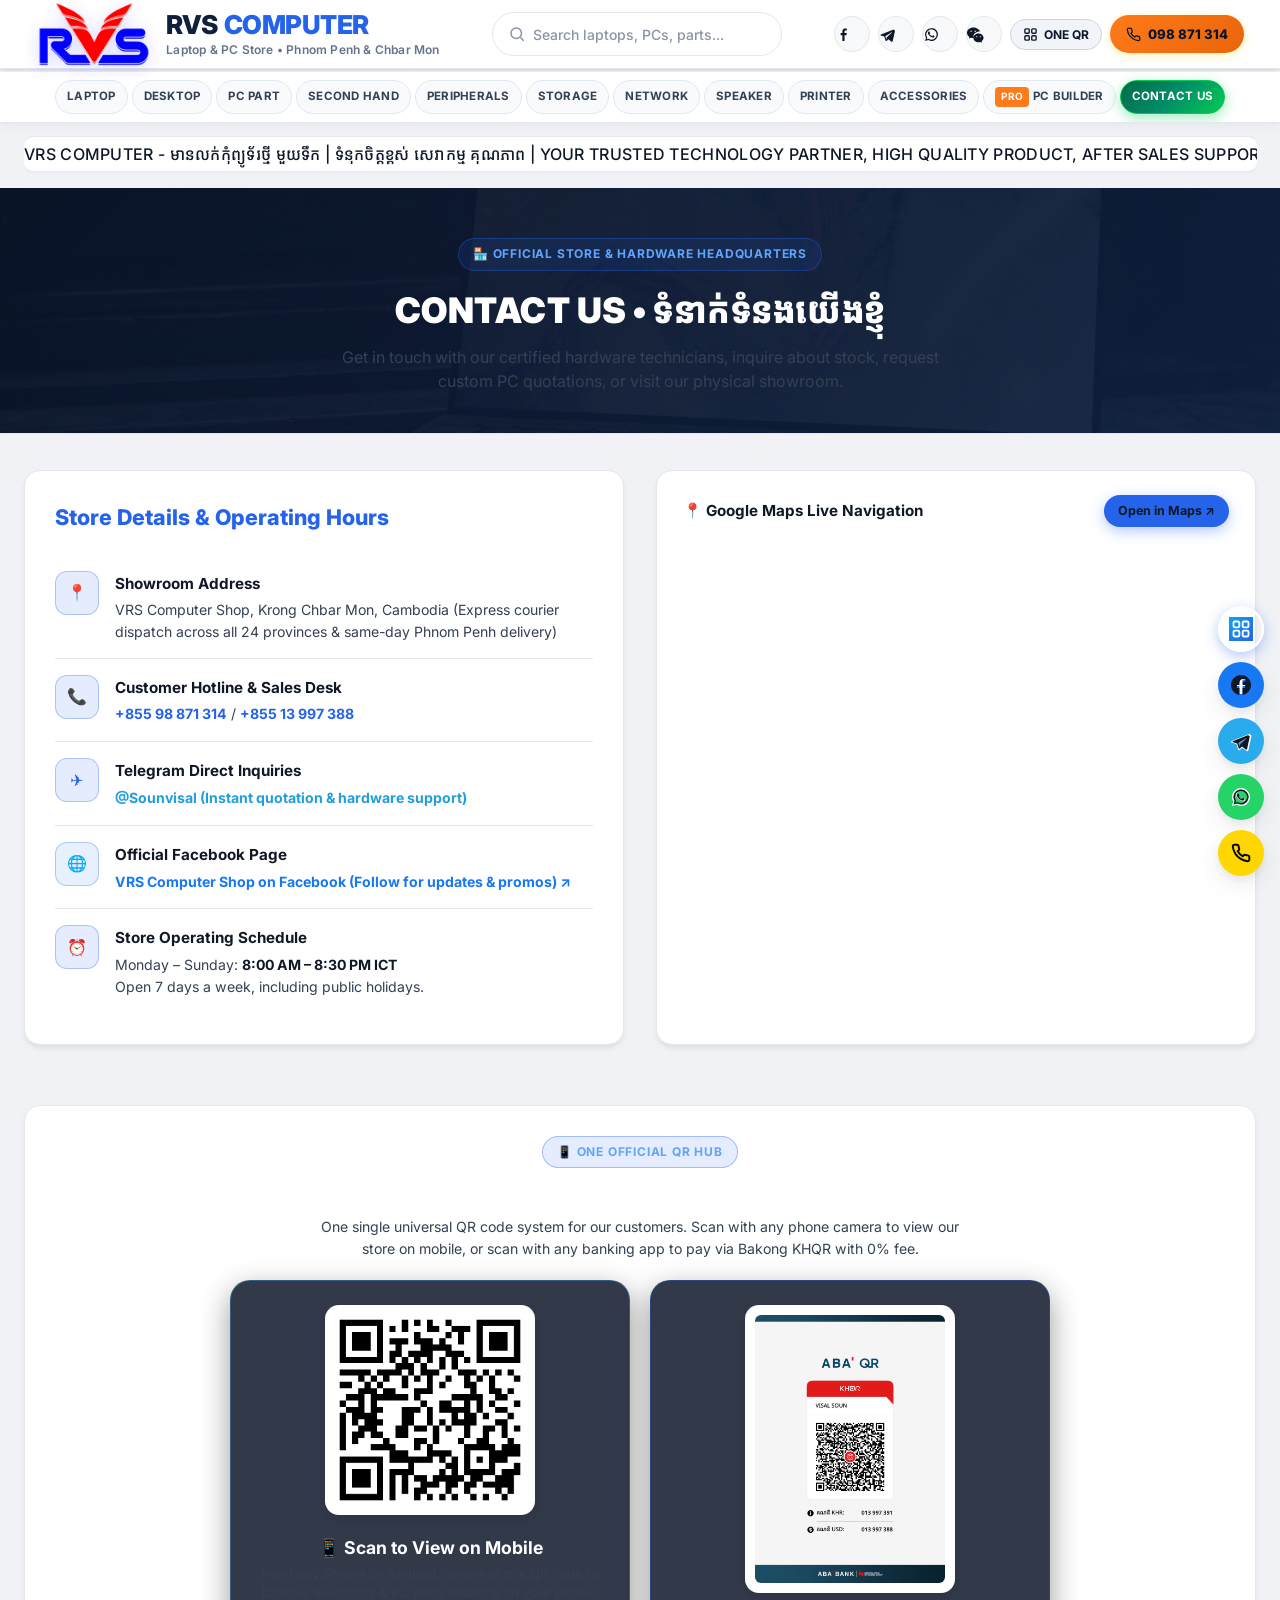
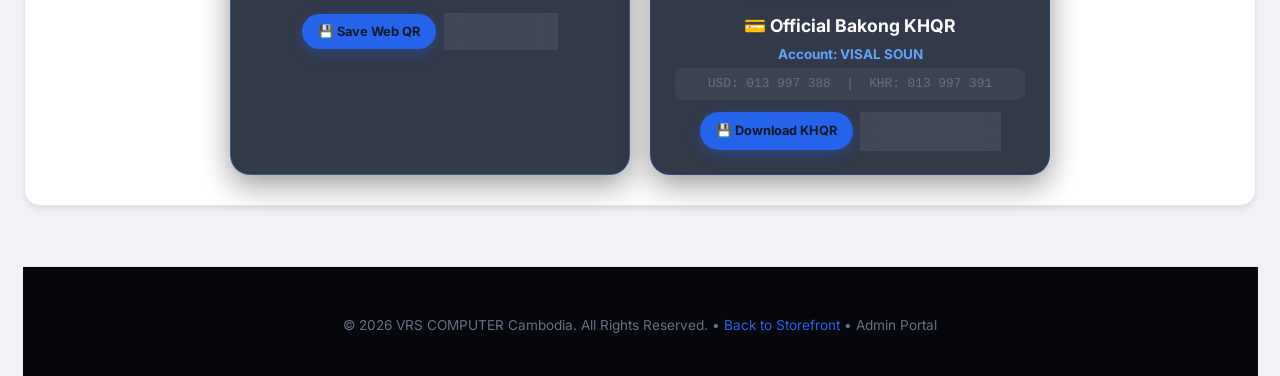
<file: contactus.html>
<!DOCTYPE html>
<html lang="en">
<head>
  <meta charset="UTF-8">
  <meta name="viewport" content="width=1260, user-scalable=yes">
  <title>Contact Us • ទំនាក់ទំនងយើងខ្ញុំ - VRS COMPUTER</title>
  <link rel="icon" type="image/png" sizes="32x32" href="assets/icons/favicon-32x32.png">
  <link rel="icon" type="image/png" sizes="16x16" href="assets/icons/favicon-16x16.png">
  <link rel="shortcut icon" href="favicon.ico" type="image/x-icon">
  <link rel="apple-touch-icon" sizes="180x180" href="assets/icons/apple-touch-icon.png">
  <link rel="preconnect" href="https://fonts.googleapis.com">
  <link rel="preconnect" href="https://fonts.gstatic.com" crossorigin>
  <link href="https://fonts.googleapis.com/css2?family=Inter:wght@400;500;600;700;800;900&family=Kantumruy+Pro:wght@400;500;600;700&display=swap" rel="stylesheet">
  <link rel="stylesheet" href="css/cc-theme.css?v=5.5">
  <link rel="stylesheet" href="css/theme.css?v=5.5">
  <link rel="stylesheet" href="css/style.css?v=5.5">
  <style>
    .contact-hero-banner {
      background: linear-gradient(135deg, rgba(10, 20, 40, 0.95), rgba(15, 31, 61, 0.95)), url('assets/images/hero-creator.jpg') center/cover;
      padding: 50px 0 40px;
      border-bottom: 1px solid var(--border-subtle);
      text-align: center;
    }
    .contact-hero-title {
      font-size: 2.2rem;
      font-weight: 900;
      color: #fff;
      letter-spacing: 0.5px;
      margin-bottom: 8px;
    }
    .contact-hero-sub {
      color: var(--text-secondary);
      font-size: 1rem;
      max-width: 650px;
      margin: 0 auto;
      line-height: 1.5;
    }
    .contact-content-grid {
      display: grid;
      grid-template-columns: 1fr 1fr;
      gap: 32px;
      margin-top: 36px;
      margin-bottom: 60px;
    }
    @media (max-width: 992px) {
      .contact-content-grid {
        grid-template-columns: 1fr;
      }
    }
    .contact-info-card {
      background: var(--bg-card);
      border: 1px solid var(--border-subtle);
      border-radius: var(--border-radius-lg);
      padding: 30px;
      box-shadow: var(--shadow-md);
    }
    .contact-row {
      display: flex;
      align-items: flex-start;
      gap: 16px;
      padding: 16px 0;
      border-bottom: 1px solid var(--border-subtle);
    }
    .contact-row:last-child {
      border-bottom: none;
    }
    .contact-icon-box {
      width: 44px;
      height: 44px;
      border-radius: 12px;
      background: rgba(37, 99, 235, 0.12);
      border: 1px solid rgba(37, 99, 235, 0.3);
      color: var(--accent-blue);
      display: flex;
      align-items: center;
      justify-content: center;
      flex-shrink: 0;
    }
    .payment-qr-section {
      background: var(--bg-card);
      border: 1px solid var(--border-subtle);
      border-radius: var(--border-radius-lg);
      padding: 30px;
      box-shadow: var(--shadow-md);
      margin-bottom: 60px;
    }
    .payment-qr-grid {
      display: grid;
      grid-template-columns: repeat(auto-fit, minmax(200px, 1fr));
      gap: 20px;
      margin-top: 24px;
    }
    .qr-bank-card {
      background: var(--bg-tertiary);
      border: 1px solid var(--border-subtle);
      border-radius: 14px;
      padding: 18px;
      text-align: center;
      transition: transform 0.2s ease, border-color 0.2s ease;
    }
    .qr-bank-card:hover {
      transform: translateY(-3px);
      border-color: var(--accent-blue);
    }
    .qr-bank-img-wrap {
      background: #ffffff;
      border-radius: 10px;
      padding: 10px;
      display: inline-block;
      margin-bottom: 12px;
      box-shadow: 0 4px 14px rgba(0,0,0,0.25);
    }
    .qr-bank-img-wrap img {
      width: 150px;
      height: 150px;
      object-fit: contain;
      display: block;
    }
  </style>
</head>
<body class="cc-scope">

  <!-- ==================== HEADER ==================== -->
  <header class="cc-header" data-cc-header id="vrsHeader">
    <div class="cc-container cc-header__row">
      <a href="index.html" class="cc-logo" aria-label="RVS Computer home">
        <img src="assets/images/rvs-emblem.png" alt="RVS Computer Logo" class="cc-logo__img" width="92" height="68">
        <span class="cc-logo__text">
          <span class="cc-logo__name">RVS <span class="accent">COMPUTER</span></span>
          <span class="cc-logo__tag">Laptop &amp; PC Store • Phnom Penh &amp; Chbar Mon</span>
        </span>
      </a>

      <div class="cc-search" role="search">
        <svg viewBox="0 0 24 24" fill="none" stroke="currentColor" stroke-width="2">
          <circle cx="11" cy="11" r="7"/>
          <line x1="21" y1="21" x2="16.65" y2="16.65"/>
        </svg>
        <input type="search" placeholder="Search laptops, PCs, parts..." aria-label="Search products" autocomplete="off" />
      </div>

      <div class="cc-actions">
        <a class="cc-icon-btn cc-icon-btn--fb" href="https://www.facebook.com/share/1EN8bpAQmG/?mibextid=wwXIfr" target="_blank" rel="noopener" aria-label="Facebook">
          <svg viewBox="0 0 24 24" fill="currentColor"><path d="M13.5 21v-8h2.7l.4-3.1h-3.1V8c0-.9.25-1.5 1.55-1.5H16.7V3.7c-.28-.04-1.25-.12-2.37-.12-2.34 0-3.94 1.43-3.94 4.05v2.26H8v3.1h2.4V21h3.1z"/></svg>
        </a>
        <a class="cc-icon-btn cc-icon-btn--tg" href="https://t.me/Sounvisal" target="_blank" rel="noopener" aria-label="Telegram">
          <svg viewBox="0 0 24 24" fill="currentColor"><path d="M21.5 4.5 2.8 11.9c-1.2.5-1.2 1.2-.2 1.5l4.8 1.5 1.8 5.6c.2.6.4.8.9.8.4 0 .6-.2.9-.5l2.2-2.1 4.6 3.4c.8.5 1.4.2 1.6-.8l3-14c.3-1.2-.4-1.7-1.9-1.8zM8.9 14.5l9-5.6c.4-.3.8-.1.5.2l-7.4 6.7-.3 3.1z"/></svg>
        </a>
        <a class="cc-icon-btn cc-icon-btn--wa" href="https://api.whatsapp.com/send/?phone=85598871314" target="_blank" rel="noopener" aria-label="WhatsApp">
          <svg viewBox="0 0 24 24" fill="currentColor"><path d="M12 3a9 9 0 0 0-7.8 13.5L3 21l4.6-1.2A9 9 0 1 0 12 3zm0 16.3a7.3 7.3 0 0 1-3.7-1l-.3-.2-2.7.7.7-2.6-.2-.3A7.3 7.3 0 1 1 12 19.3zm4-5.4c-.2-.1-1.3-.6-1.5-.7-.2-.1-.4-.1-.5.1-.2.2-.6.7-.7.9-.1.2-.3.2-.5.1-.2-.1-1-.4-2-1.2-.7-.6-1.2-1.4-1.4-1.6-.1-.2 0-.4.1-.5l.4-.4c.1-.1.2-.3.2-.4 0-.2 0-.3-.1-.5-.1-.1-.5-1.2-.7-1.7-.2-.4-.4-.4-.5-.4h-.5c-.2 0-.4.1-.6.3-.2.2-.8.8-.8 1.9 0 1.1.8 2.2.9 2.3.1.2 1.6 2.5 3.9 3.5.6.2 1 .4 1.3.5.5.2 1 .1 1.4.1.4-.1 1.3-.5 1.5-1 .2-.5.2-.9.1-1z"/></svg>
        </a>
        <a class="cc-icon-btn cc-icon-btn--wc" href="https://t.me/Sounvisal" target="_blank" rel="noopener" aria-label="WeChat">
          <svg viewBox="0 0 24 24" fill="currentColor"><path d="M8.691 2.188C3.891 2.188 0 5.476 0 9.53c0 2.212 1.17 4.203 3.002 5.55a.59.59 0 0 1 .213.665l-.39 1.48c-.019.07-.048.141-.048.213 0 .163.13.295.292.295a.326.326 0 0 0 .167-.046l1.906-1.103a.72.72 0 0 1 .593-.075c.875.244 1.802.378 2.76.378.232 0 .461-.009.689-.023a6.83 6.83 0 0 1-.225-1.724c0-4.053 3.891-7.341 8.691-7.341.282 0 .56.015.836.038C17.478 5.2 13.513 2.188 8.691 2.188zm-2.89 4.316c.52 0 .942.422.942.942 0 .52-.422.942-.942.942a.944.944 0 0 1-.943-.942c0-.52.423-.942.943-.942zm5.781 0c.52 0 .943.422.943.942 0 .52-.423.942-.943.942a.944.944 0 0 1-.942-.942c0-.52.422-.942.942-.942zm4.729 4.145c-4.001 0-7.245 2.74-7.245 6.12 0 3.38 3.244 6.12 7.245 6.12.8 0 1.572-.112 2.301-.315a.598.598 0 0 1 .495.063l1.589.92a.272.272 0 0 0 .139.038c.135 0 .244-.11.244-.245 0-.06-.024-.119-.04-.177l-.325-1.234a.49.49 0 0 1 .177-.555c1.527-1.123 2.502-2.781 2.502-4.622 0-3.38-3.244-6.12-7.245-6.12zm-2.415 3.597c.433 0 .785.352.785.785 0 .433-.352.785-.785.785a.787.787 0 0 1-.785-.785c0-.433.352-.785.785-.785zm4.83 0c.433 0 .785.352.785.785 0 .433-.352.785-.785.785a.787.787 0 0 1-.785-.785c0-.433.352-.785.785-.785z"/></svg>
        </a>
        <a class="cc-cta" href="tel:+85598871314">
          <svg viewBox="0 0 24 24" fill="none" stroke="currentColor" stroke-width="2">
            <path d="M22 16.9v3a2 2 0 0 1-2.2 2 19.8 19.8 0 0 1-8.6-3.1 19.5 19.5 0 0 1-6-6A19.8 19.8 0 0 1 2.1 4.2 2 2 0 0 1 4.1 2h3a2 2 0 0 1 2 1.7c.1 1 .3 2 .7 2.9a2 2 0 0 1-.5 2.1L8 9.9a16 16 0 0 0 6 6l1.2-1.2a2 2 0 0 1 2.1-.5c.9.4 1.9.6 2.9.7a2 2 0 0 1 1.8 2z"/>
          </svg>
          <span class="cc-cta__label">098 871 314</span>
        </a>
        <button class="cc-burger" data-cc-burger-open aria-label="Open menu" aria-expanded="false">
          <svg viewBox="0 0 24 24" fill="none" stroke="currentColor" stroke-width="2">
            <line x1="3" y1="6" x2="21" y2="6"/>
            <line x1="3" y1="12" x2="21" y2="12"/>
            <line x1="3" y1="18" x2="21" y2="18"/>
          </svg>
        </button>
      </div>
    </div>
  </header>

  <!-- ==================== CATEGORY NAVIGATION BAR ==================== -->
  <nav class="cc-nav-bar" aria-label="Product categories">
    <div class="cc-container">
      <ul class="cc-nav" id="categoryNavList">
        <li><a class="cc-nav__link" href="index.html">LAPTOP</a></li>
        <li><a class="cc-nav__link" href="newpc.html">DESKTOP</a></li>
        <li><a class="cc-nav__link" href="pcpart.html">PC Part</a></li>
        <li><a class="cc-nav__link" href="oldcomputer.html">second hand</a></li>
        <li><a class="cc-nav__link" href="peripherals.html">Peripherals</a></li>
        <li><a class="cc-nav__link" href="storage.html">Storage</a></li>
        <li><a class="cc-nav__link" href="network.html">Network</a></li>
        <li><a class="cc-nav__link" href="speaker.html">Speaker</a></li>
        <li><a class="cc-nav__link" href="printer.html">Printer</a></li>
        <li><a class="cc-nav__link" href="accessories.html">Accessories</a></li>
        <li><a class="cc-nav__link" href="index.html#builder"><span style="background:#ff7a1a;color:#fff;font-size:10px;padding:2px 6px;border-radius:4px;margin-right:4px;">PRO</span> PC Builder</a></li>
        <li><a class="cc-nav__link is-active" href="contactus.html">Contact Us</a></li>
      </ul>
    </div>
  </nav>

  <!-- Mobile Drawer Menu -->
  <div class="cc-nav-scrim" data-cc-scrim></div>
  <aside class="cc-nav-drawer" data-cc-drawer aria-label="Mobile menu">
    <div class="cc-nav-drawer__head">
      <span class="cc-logo__name">VRS <span class="accent">MENU</span></span>
      <button class="cc-nav-drawer__close" data-cc-burger-close aria-label="Close menu">
        <svg width="16" height="16" viewBox="0 0 24 24" fill="none" stroke="currentColor" stroke-width="2">
          <line x1="18" y1="6" x2="6" y2="18" />
          <line x1="6" y1="6" x2="18" y2="18" />
        </svg>
      </button>
    </div>
    <ul>
      <li><a class="cc-nav__link" href="index.html">LAPTOP</a></li>
      <li><a class="cc-nav__link" href="newpc.html">DESKTOP</a></li>
      <li><a class="cc-nav__link" href="pcpart.html">PC Part</a></li>
      <li><a class="cc-nav__link" href="oldcomputer.html">second hand</a></li>
      <li><a class="cc-nav__link" href="peripherals.html">Peripherals</a></li>
      <li><a class="cc-nav__link" href="storage.html">Storage</a></li>
      <li><a class="cc-nav__link" href="network.html">Network</a></li>
      <li><a class="cc-nav__link" href="speaker.html">Speaker</a></li>
      <li><a class="cc-nav__link" href="printer.html">Printer</a></li>
      <li><a class="cc-nav__link" href="accessories.html">Accessories</a></li>
      <li><a class="cc-nav__link" href="index.html#builder"><span style="background:#ff7a1a;color:#fff;font-size:10px;padding:2px 6px;border-radius:4px;margin-right:4px;">PRO</span> PC Builder</a></li>
      <li><a class="cc-nav__link is-active" href="contactus.html">Contact Us</a></li>
    </ul>
  </aside>

  <div class="ticker-bar">
    <div class="ticker-track">
      <span>VRS COMPUTER - មានលក់កុំព្យូទ័រថ្មី មួយទឹក | ទំនុកចិត្តខ្ពស់ សេវាកម្ម គុណភាព | YOUR TRUSTED TECHNOLOGY PARTNER, HIGH QUALITY PRODUCT, AFTER SALES SUPPORT : 098 871 314 / 013 997 388</span>
      <span>VRS COMPUTER - មានលក់កុំព្យូទ័រថ្មី មួយទឹក | ទំនុកចិត្តខ្ពស់ សេវាកម្ម គុណភាព | YOUR TRUSTED TECHNOLOGY PARTNER, HIGH QUALITY PRODUCT, AFTER SALES SUPPORT : 098 871 314 / 013 997 388</span>
    </div>
  </div>

<section class="contact-hero-banner">
    <div class="container">
      <span class="hero-badge" style="margin-bottom: 12px;">🏪 OFFICIAL STORE &amp; HARDWARE HEADQUARTERS</span>
      <h1 class="contact-hero-title">CONTACT US • ទំនាក់ទំនងយើងខ្ញុំ</h1>
      <p class="contact-hero-sub">Get in touch with our certified hardware technicians, inquire about stock, request custom PC quotations, or visit our physical showroom.</p>
    </div>
  </section>

  <!-- ==================== MAIN CONTENT & MAP ==================== -->
  <div class="container">
    <div class="contact-content-grid">
      <!-- Left: Contact Details -->
      <div class="contact-info-card">
        <h3 style="font-size: 1.35rem; font-weight: 800; margin-bottom: 20px; color: var(--accent-cyan);">Store Details &amp; Operating Hours</h3>
        
        <div class="contact-row">
          <div class="contact-icon-box">📍</div>
          <div>
            <strong style="color: var(--text-primary, #0f172a); font-size: 0.95rem;">Showroom Address</strong>
            <p style="color: var(--text-secondary); margin-top: 4px; font-size: 0.88rem; line-height: 1.5;">VRS Computer Shop, Krong Chbar Mon, Cambodia (Express courier dispatch across all 24 provinces &amp; same-day Phnom Penh delivery)</p>
          </div>
        </div>

        <div class="contact-row">
          <div class="contact-icon-box">📞</div>
          <div>
            <strong style="color: var(--text-primary, #0f172a); font-size: 0.95rem;">Customer Hotline &amp; Sales Desk</strong>
            <p style="color: var(--text-secondary); margin-top: 4px; font-size: 0.88rem;">
              <a href="tel:+85598871314" style="color: var(--accent-cyan); font-weight: 700;">+855 98 871 314</a> / <a href="tel:+85513997388" style="color: var(--accent-cyan); font-weight: 700;">+855 13 997 388</a>
            </p>
          </div>
        </div>

        <div class="contact-row">
          <div class="contact-icon-box">✈️</div>
          <div>
            <strong style="color: var(--text-primary, #0f172a); font-size: 0.95rem;">Telegram Direct Inquiries</strong>
            <p style="color: var(--text-secondary); margin-top: 4px; font-size: 0.88rem;">
              <a href="https://t.me/Sounvisal" target="_blank" style="color: #229ed9; font-weight: 700;">@Sounvisal (Instant quotation &amp; hardware support)</a>
            </p>
          </div>
        </div>

        <div class="contact-row">
          <div class="contact-icon-box" style="background: rgba(24, 119, 242, 0.1); color: #1877f2;">🌐</div>
          <div>
            <strong style="color: var(--text-primary, #0f172a); font-size: 0.95rem;">Official Facebook Page</strong>
            <p style="color: var(--text-secondary); margin-top: 4px; font-size: 0.88rem;">
              <a href="https://www.facebook.com/share/1EN8bpAQmG/?mibextid=wwXIfr" target="_blank" rel="noopener" style="color: #1877f2; font-weight: 700;">VRS Computer Shop on Facebook (Follow for updates &amp; promos) ↗</a>
            </p>
          </div>
        </div>

        <div class="contact-row">
          <div class="contact-icon-box">⏰</div>
          <div>
            <strong style="color: var(--text-primary, #0f172a); font-size: 0.95rem;">Store Operating Schedule</strong>
            <p style="color: var(--text-secondary); margin-top: 4px; font-size: 0.88rem;">
              Monday – Sunday: <strong style="color: var(--text-primary, #0f172a);">8:00 AM – 8:30 PM ICT</strong><br>
              Open 7 days a week, including public holidays.
            </p>
          </div>
        </div>
      </div>

      <!-- Right: Live Google Maps Embed -->
      <div class="contact-info-card" style="padding: 12px; display: flex; flex-direction: column;">
        <div style="padding: 12px 14px 10px; display: flex; justify-content: space-between; align-items: center;">
          <strong style="color: var(--text-primary, #0f172a); font-size: 0.95rem;">📍 Google Maps Live Navigation</strong>
          <a href="https://maps.app.goo.gl/yCtUfzkAvsytpT6A7?g_st=it" target="_blank" class="btn-hero-primary" style="padding: 6px 14px; font-size: 0.78rem;">Open in Maps ↗</a>
        </div>
        <iframe title="VRS Computer Location" src="https://maps.google.com/maps?q=VRS+Computer+Shop,+Krong+Chbar+Mon&amp;t=&amp;z=15&amp;ie=UTF8&amp;iwloc=&amp;output=embed" style="width: 100%; height: 340px; border: none; border-radius: 12px; flex: 1;" loading="lazy"></iframe>
      </div>
    </div>

    <!-- ==================== ONE UNIVERSAL OFFICIAL QR SCANNER & KHQR MATRIX ==================== -->
    <div class="payment-qr-section" id="oneQrShowcase">
      <div style="text-align: center; max-width: 650px; margin: 0 auto 20px;">
        <span class="hero-badge" style="margin-bottom: 8px;">📱 ONE OFFICIAL QR HUB</span>
        <h3 style="font-size: 1.6rem; font-weight: 800; color: #fff;">Scan to Browse on Mobile or Pay with KHQR</h3>
        <p style="color: var(--text-secondary); font-size: 0.88rem;">One single universal QR code system for our customers. Scan with any phone camera to view our store on mobile, or scan with any banking app to pay via Bakong KHQR with 0% fee.</p>
      </div>

      <div style="display: grid; grid-template-columns: repeat(auto-fit, minmax(260px, 1fr)); gap: 20px; max-width: 820px; margin: 0 auto;">
        <!-- ONE QR 1: Browse Website on Mobile -->
        <div class="qr-bank-card" style="background: rgba(15, 23, 42, 0.85); border: 1.5px solid rgba(56, 189, 248, 0.3); border-radius: 20px; padding: clamp(16px, 4vw, 24px); text-align: center; box-shadow: 0 10px 30px rgba(0,0,0,0.4);">
          <div style="display: inline-block; background: #ffffff; padding: 10px; border-radius: 14px; box-shadow: 0 4px 12px rgba(0,0,0,0.1); margin-bottom: 12px;">
            <img src="assets/images/vrs-website-qr.png" alt="Scan to open VRS Computer on Mobile" style="width: 190px; height: 190px; display: block; border-radius: 6px;">
          </div>
          <strong style="display: block; color: #fff; font-size: 1.1rem; margin-bottom: 4px;">📱 Scan to View on Mobile</strong>
          <p style="font-size: 0.82rem; color: var(--text-secondary); line-height: 1.4; margin-bottom: 12px;">Point any iPhone or Android camera at this QR code to browse all laptops &amp; PC parts instantly on your phone.</p>
          <div style="display: flex; gap: 8px; justify-content: center;">
            <a href="assets/images/vrs-website-qr.png" download="VRS-Website-QR.png" class="btn-hero-primary" style="padding: 8px 16px; font-size: 0.8rem; text-decoration: none;">💾 Save Web QR</a>
            <button type="button" class="btn-hero-secondary" onclick="copyWebsiteUrl()" style="padding: 8px 16px; font-size: 0.8rem;">📋 Copy Link</button>
          </div>
        </div>

        <!-- ONE QR 2: Official Bakong KHQR Pay -->
        <div class="qr-bank-card" style="background: rgba(15, 23, 42, 0.85); border: 1.5px solid rgba(37, 99, 235, 0.35); border-radius: 20px; padding: clamp(16px, 4vw, 24px); text-align: center; box-shadow: 0 10px 30px rgba(0,0,0,0.4);">
          <div style="display: inline-block; background: #ffffff; padding: 10px; border-radius: 14px; box-shadow: 0 4px 12px rgba(0,0,0,0.1); margin-bottom: 12px;">
            <img src="assets/images/aba-khqr.png" alt="ABA Bank & Bakong KHQR - VISAL SOUN" style="width: 190px; height: auto; display: block; border-radius: 6px;">
          </div>
          <strong style="display: block; color: #fff; font-size: 1.1rem; margin-bottom: 4px;">💳 Official Bakong KHQR</strong>
          <div style="font-size: 0.84rem; color: #60a5fa; font-weight: 700; margin: 4px 0;">Account: VISAL SOUN</div>
          <div style="font-size: 0.8rem; color: var(--text-muted); font-family: monospace; background: rgba(255,255,255,0.05); padding: 6px; border-radius: 8px; margin-bottom: 12px;">
            USD: 013 997 388 &nbsp;|&nbsp; KHR: 013 997 391
          </div>
          <div style="display: flex; gap: 8px; justify-content: center;">
            <a href="assets/images/aba-khqr.png" download="VRS-ABA-KHQR.png" class="btn-hero-primary" style="padding: 8px 16px; font-size: 0.8rem; text-decoration: none;">💾 Download KHQR</a>
            <a href="qr.html" target="_blank" class="btn-hero-secondary" style="padding: 8px 16px; font-size: 0.8rem; text-decoration: none;">🖨️ Standee View</a>
          </div>
        </div>
      </div>
    </div>
  </div>

  <!-- ==================== CC COMPUTER KH FLOATING ACTION BUTTONS ==================== -->
  <div class="floating-buttons" id="floatingContactButtons">
    <a href="https://www.facebook.com/share/1EN8bpAQmG/?mibextid=wwXIfr" target="_blank" rel="noopener" class="floating-button facebook" title="Facebook Messenger">
      <svg viewBox="0 0 24 24" fill="currentColor"><path d="M24 12.073c0-6.627-5.373-12-12-12s-12 5.373-12 12c0 5.99 4.388 10.954 10.125 11.854v-8.385H7.078v-3.47h3.047V9.43c0-3.007 1.792-4.669 4.533-4.669 1.312 0 2.686.235 2.686.235v2.953H15.83c-1.491 0-1.956.925-1.956 1.874v2.25h3.328l-.532 3.47h-2.796v8.385C19.612 23.027 24 18.062 24 12.073z"/></svg>
    </a>
    <a href="https://t.me/Sounvisal" target="_blank" rel="noopener" class="floating-button telegram" title="Telegram Support (@Sounvisal)">
      <svg viewBox="0 0 24 24" fill="currentColor"><path d="M21.5 4.5 2.8 11.9c-1.2.5-1.2 1.2-.2 1.5l4.8 1.5 1.8 5.6c.2.6.4.8.9.8.4 0 .6-.2.9-.5l2.2-2.1 4.6 3.4c.8.5 1.4.2 1.6-.8l3-14c.3-1.2-.4-1.7-1.9-1.8zM8.9 14.5l9-5.6c.4-.3.8-.1.5.2l-7.4 6.7-.3 3.1z"/></svg>
    </a>
    <a href="https://api.whatsapp.com/send/?phone=85598871314" target="_blank" rel="noopener" class="floating-button whatapp" title="WhatsApp (+855 98 871 314)">
      <svg viewBox="0 0 24 24" fill="currentColor"><path d="M12 3a9 9 0 0 0-7.8 13.5L3 21l4.6-1.2A9 9 0 1 0 12 3zm0 16.3a7.3 7.3 0 0 1-3.7-1l-.3-.2-2.7.7.7-2.6-.2-.3A7.3 7.3 0 1 1 12 19.3zm4-5.4c-.2-.1-1.3-.6-1.5-.7-.2-.1-.4-.1-.5.1-.2.2-.6.7-.7.9-.1.2-.3.2-.5.1-.2-.1-1-.4-2-1.2-.7-.6-1.2-1.4-1.4-1.6-.1-.2 0-.4.1-.5l.4-.4c.1-.1.2-.3.2-.4 0-.2 0-.3-.1-.5-.1-.1-.5-1.2-.7-1.7-.2-.4-.4-.4-.5-.4h-.5c-.2 0-.4.1-.6.3-.2.2-.8.8-.8 1.9 0 1.1.8 2.2.9 2.3.1.2 1.6 2.5 3.9 3.5.6.2 1 .4 1.3.5.5.2 1 .1 1.4.1.4-.1 1.3-.5 1.5-1 .2-.5.2-.9.1-1z"/></svg>
    </a>
    <a href="tel:+85598871314" class="floating-button" style="background: var(--cc-yellow-500, #FFD700); color: #000;" title="Call Hotline (098 871 314)">
      <svg viewBox="0 0 24 24" fill="none" stroke="currentColor" stroke-width="2.3"><path d="M22 16.9v3a2 2 0 0 1-2.2 2 19.8 19.8 0 0 1-8.6-3.1 19.5 19.5 0 0 1-6-6A19.8 19.8 0 0 1 2.1 4.2 2 2 0 0 1 4.1 2h3a2 2 0 0 1 2 1.7c.1 1 .3 2 .7 2.9a2 2 0 0 1-.5 2.1L8 9.9a16 16 0 0 0 6 6l1.2-1.2a2 2 0 0 1 2.1-.5c.9.4 1.9.6 2.9.7a2 2 0 0 1 1.8 2z"></path></svg>
    </a>
  </div>

  <footer class="vrs-footer">
    <div class="container" style="text-align: center; padding: 24px 0; color: var(--text-muted); font-size: 0.85rem;">
      © 2026 VRS COMPUTER Cambodia. All Rights Reserved. • <a href="index.html" style="color: var(--accent-blue);">Back to Storefront</a> • <a href="admin.html" style="color: var(--text-muted);">Admin Portal</a>
    </div>
  </footer>

  <!-- ==================== INTERACTIVE SCRIPTS ==================== -->
  <script src="js/products.js?v=3.5"></script>
  <script src="js/app.js?v=4.2"></script>
</body>
</html>
</file>
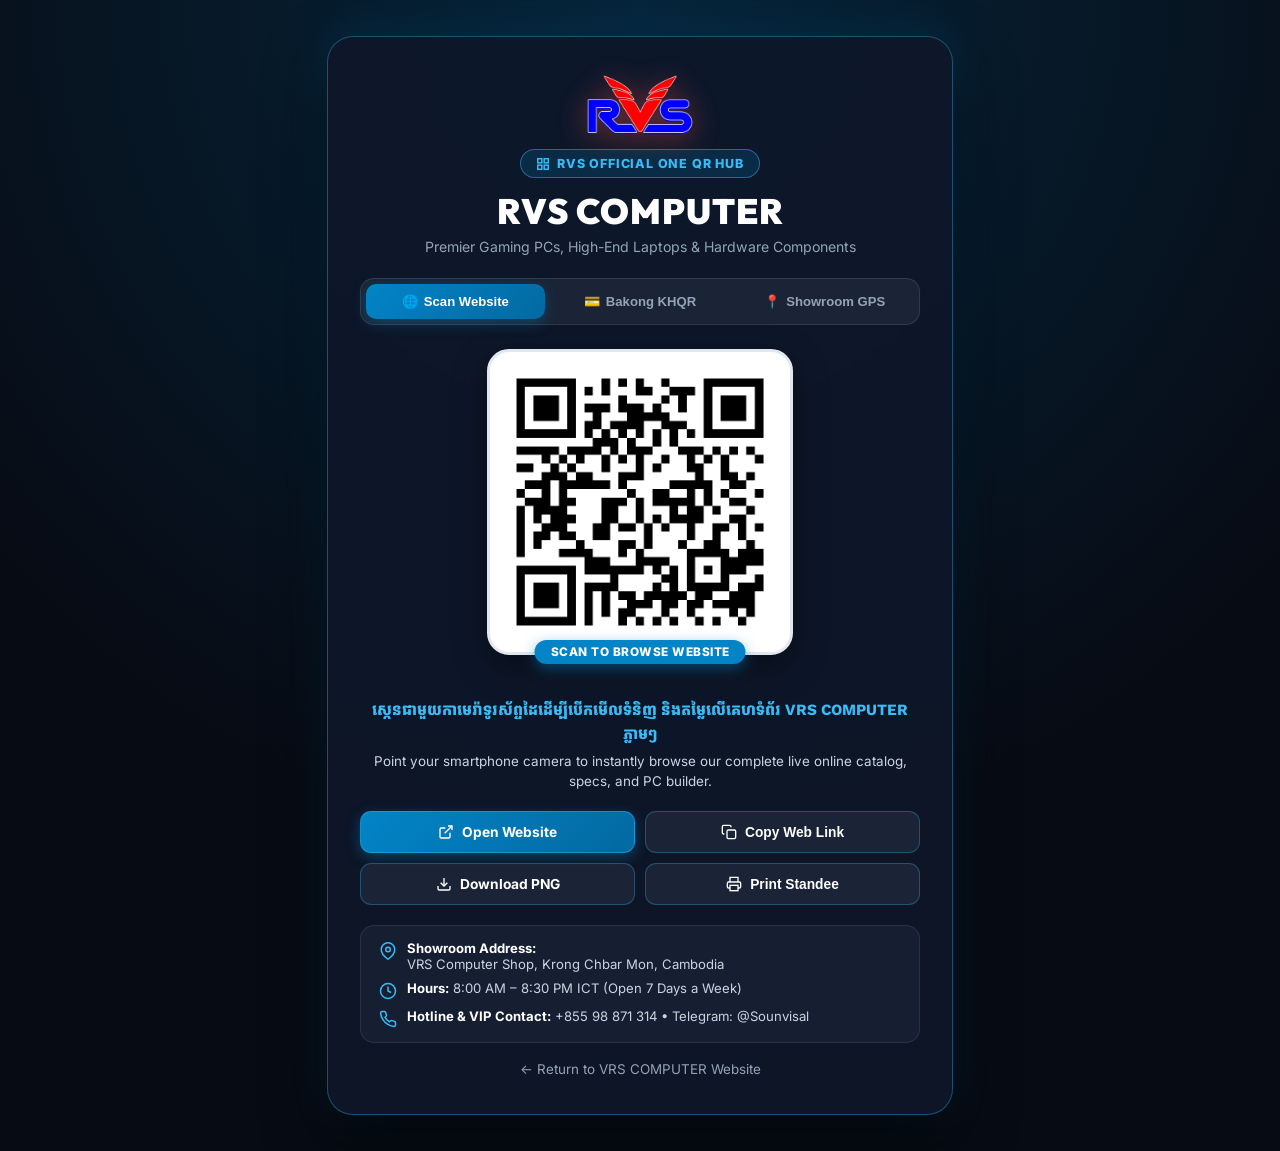
<file: qr.html>
<!DOCTYPE html>
<html lang="en">
<head>
  <meta charset="UTF-8">
  <meta name="viewport" content="width=device-width, initial-scale=1.0, viewport-fit=cover">
  <title>RVS COMPUTER • Official ONE QR Hub &amp; Showroom Standee</title>
  <meta name="description" content="Official ONE QR for RVS Computer Shop: Scan to browse our complete live online catalog on mobile or pay via universal Bakong KHQR.">
  <link rel="icon" type="image/png" sizes="32x32" href="assets/icons/favicon-32x32.png">
  <link rel="icon" type="image/png" sizes="16x16" href="assets/icons/favicon-16x16.png">
  <link rel="shortcut icon" href="favicon.ico" type="image/x-icon">
  <link rel="apple-touch-icon" sizes="180x180" href="assets/icons/apple-touch-icon.png">
  <link rel="preconnect" href="https://fonts.googleapis.com">
  <link rel="preconnect" href="https://fonts.gstatic.com" crossorigin>
  <link href="https://fonts.googleapis.com/css2?family=Inter:wght@400;500;600;700;800&family=Outfit:wght@700;800;900&family=Kantumruy+Pro:wght@400;600;700&display=swap" rel="stylesheet">
  <link rel="stylesheet" href="css/style.css?v=5.5">
  <style>
    :root {
      --one-cyan: #0284c7;
      --one-cyan-light: #38bdf8;
      --one-dark: #0a0f1d;
      --one-card-bg: rgba(15, 23, 42, 0.92);
    }

    body.one-qr-page {
      background: radial-gradient(circle at 50% 0%, rgba(2, 132, 199, 0.22) 0%, transparent 65%), #070b14;
      color: #f1f5f9;
      font-family: 'Inter', sans-serif;
      min-height: 100vh;
      display: flex;
      flex-direction: column;
      align-items: center;
      justify-content: center;
      padding: 36px 16px;
      margin: 0;
    }

    .one-hub-card {
      background: var(--one-card-bg);
      backdrop-filter: blur(20px);
      -webkit-backdrop-filter: blur(20px);
      border: 1px solid rgba(56, 189, 248, 0.35);
      border-radius: 26px;
      padding: 36px 32px;
      max-width: 560px;
      width: 100%;
      box-shadow: 0 25px 60px rgba(0, 0, 0, 0.7), 0 0 45px rgba(2, 132, 199, 0.22);
      text-align: center;
      position: relative;
    }

    .one-hub-badge {
      display: inline-flex;
      align-items: center;
      gap: 7px;
      padding: 6px 15px;
      background: rgba(2, 132, 199, 0.18);
      border: 1px solid rgba(56, 189, 248, 0.45);
      border-radius: 999px;
      font-size: 0.78rem;
      font-weight: 800;
      color: var(--one-cyan-light);
      letter-spacing: 0.8px;
      text-transform: uppercase;
      margin-bottom: 14px;
    }

    .one-hub-title {
      font-family: 'Outfit', sans-serif;
      font-size: 2.2rem;
      font-weight: 900;
      letter-spacing: 1px;
      color: #ffffff;
      margin: 0 0 6px;
      line-height: 1.1;
    }

    .one-hub-sub {
      color: #94a3b8;
      font-size: 0.88rem;
      margin-bottom: 22px;
      line-height: 1.4;
    }

    /* Tab Switcher */
    .one-tab-bar {
      display: flex;
      background: rgba(30, 41, 59, 0.8);
      border: 1px solid rgba(255, 255, 255, 0.1);
      border-radius: 14px;
      padding: 5px;
      margin-bottom: 24px;
      gap: 6px;
    }

    .one-tab-btn {
      flex: 1;
      padding: 10px 8px;
      border-radius: 10px;
      font-size: 0.82rem;
      font-weight: 700;
      border: none;
      background: transparent;
      color: #94a3b8;
      cursor: pointer;
      display: inline-flex;
      align-items: center;
      justify-content: center;
      gap: 6px;
      transition: all 0.2s ease;
    }

    .one-tab-btn:hover {
      color: #ffffff;
      background: rgba(255, 255, 255, 0.06);
    }

    .one-tab-btn.is-active {
      background: linear-gradient(135deg, #0284c7 0%, #0369a1 100%);
      color: #ffffff;
      box-shadow: 0 4px 14px rgba(2, 132, 199, 0.35);
    }

    .one-pane {
      display: none;
      animation: fadeInQr 0.25s ease forwards;
    }

    .one-pane.is-active {
      display: block;
    }

    @keyframes fadeInQr {
      from { opacity: 0; transform: translateY(6px); }
      to { opacity: 1; transform: translateY(0); }
    }

    /* Frame for QR image */
    .one-qr-frame {
      background: #ffffff;
      border-radius: 22px;
      padding: 20px;
      display: inline-block;
      box-shadow: 0 12px 35px rgba(0, 0, 0, 0.4);
      margin: 0 auto 20px;
      position: relative;
      border: 3px solid #e2e8f0;
    }

    .one-qr-frame img {
      width: 260px;
      height: 260px;
      display: block;
      border-radius: 8px;
      object-fit: contain;
    }

    .one-qr-scan-badge {
      position: absolute;
      bottom: -12px;
      left: 50%;
      transform: translateX(-50%);
      background: #0284c7;
      color: #ffffff;
      padding: 5px 16px;
      border-radius: 999px;
      font-size: 0.74rem;
      font-weight: 800;
      letter-spacing: 0.5px;
      box-shadow: 0 4px 14px rgba(2, 132, 199, 0.5);
      white-space: nowrap;
    }

    .one-inst-kh {
      font-family: 'Kantumruy Pro', sans-serif;
      font-size: 0.98rem;
      font-weight: 700;
      color: #38bdf8;
      margin: 20px 0 6px;
      line-height: 1.5;
    }

    .one-inst-en {
      font-size: 0.84rem;
      color: #cbd5e1;
      margin-bottom: 20px;
      line-height: 1.45;
    }

    /* Bank info strip inside payment pane */
    .one-bank-strip {
      background: rgba(30, 41, 59, 0.75);
      border: 1px solid rgba(255, 255, 255, 0.1);
      border-radius: 12px;
      padding: 12px 16px;
      margin-bottom: 20px;
      text-align: left;
      font-size: 0.85rem;
    }

    .one-bank-row {
      display: flex;
      justify-content: space-between;
      align-items: center;
      padding: 4px 0;
    }

    .one-copy-pill {
      background: rgba(2, 132, 199, 0.2);
      border: 1px solid rgba(56, 189, 248, 0.4);
      color: #38bdf8;
      padding: 3px 9px;
      border-radius: 6px;
      font-size: 0.75rem;
      font-weight: 700;
      cursor: pointer;
      border: none;
      transition: all 0.2s;
    }

    .one-copy-pill:hover {
      background: #0284c7;
      color: #ffffff;
    }

    /* Actions Grid */
    .one-actions-grid {
      display: grid;
      grid-template-columns: 1fr 1fr;
      gap: 10px;
      margin-bottom: 16px;
    }

    .btn-one-action {
      display: inline-flex;
      align-items: center;
      justify-content: center;
      gap: 8px;
      padding: 12px 16px;
      border-radius: 11px;
      font-size: 0.86rem;
      font-weight: 700;
      text-decoration: none;
      cursor: pointer;
      border: none;
      transition: all 0.2s ease;
    }

    .btn-one-primary {
      background: linear-gradient(135deg, #0284c7 0%, #0369a1 100%);
      color: #ffffff !important;
      box-shadow: 0 4px 14px rgba(2, 132, 199, 0.4);
      border: 1px solid rgba(56, 189, 248, 0.4);
    }

    .btn-one-primary:hover {
      background: linear-gradient(135deg, #0369a1 0%, #0284c7 100%);
      transform: translateY(-2px);
    }

    .btn-one-secondary {
      background: rgba(30, 41, 59, 0.8);
      color: #ffffff !important;
      border: 1px solid rgba(56, 189, 248, 0.3);
    }

    .btn-one-secondary:hover {
      background: rgba(56, 189, 248, 0.15);
      border-color: var(--one-cyan-light);
      color: var(--one-cyan-light) !important;
      transform: translateY(-2px);
    }

    .one-store-meta {
      background: rgba(30, 41, 59, 0.55);
      border: 1px solid rgba(255, 255, 255, 0.08);
      border-radius: 14px;
      padding: 14px 18px;
      text-align: left;
      font-size: 0.82rem;
      color: #cbd5e1;
      margin-top: 20px;
    }

    .one-meta-row {
      display: flex;
      align-items: flex-start;
      gap: 10px;
      margin-bottom: 8px;
    }

    .one-meta-row:last-child {
      margin-bottom: 0;
    }

    .one-meta-row svg {
      color: var(--one-cyan-light);
      flex-shrink: 0;
      margin-top: 2px;
    }

    .one-meta-row strong {
      color: #ffffff;
    }

    .btn-one-back {
      color: #94a3b8;
      font-size: 0.84rem;
      text-decoration: none;
      display: inline-flex;
      align-items: center;
      gap: 6px;
      margin-top: 18px;
      transition: color 0.2s ease;
    }

    .btn-one-back:hover {
      color: #38bdf8;
    }

    /* Print Counter Poster Styles */
    @media print {
      body.one-qr-page {
        background: #ffffff !important;
        color: #000000 !important;
        padding: 0 !important;
      }
      .one-hub-card {
        border: 2px solid #000000 !important;
        box-shadow: none !important;
        background: #ffffff !important;
        color: #000000 !important;
        max-width: 100% !important;
        padding: 24px !important;
      }
      .one-tab-bar, .one-actions-grid, .btn-one-back, .one-hub-badge {
        display: none !important;
      }
      .one-pane {
        display: block !important;
      }
      #paneKhqr, #paneMaps {
        display: none !important; /* Default print website standee */
      }
      .one-hub-title {
        color: #000000 !important;
      }
      .one-hub-sub {
        color: #444444 !important;
      }
      .one-qr-frame {
        border: 2px solid #000000 !important;
        box-shadow: none !important;
      }
      .one-qr-frame img {
        width: 340px !important;
        height: 340px !important;
      }
      .one-inst-kh {
        color: #000000 !important;
      }
      .one-inst-en {
        color: #333333 !important;
      }
      .one-store-meta {
        background: #f8fafc !important;
        border: 1px solid #94a3b8 !important;
        color: #000000 !important;
      }
      .one-meta-row strong {
        color: #000000 !important;
      }
    }
  </style>
</head>
<body class="one-qr-page">

  <div class="one-hub-card">
    <div style="margin-bottom: 12px; display: flex; justify-content: center;">
      <img src="assets/images/rvs-emblem.png" alt="RVS Computer Logo" style="height: 64px; width: auto; object-fit: contain; filter: drop-shadow(0 4px 14px rgba(239, 68, 68, 0.45));">
    </div>
    <div class="one-hub-badge">
      <svg width="14" height="14" viewBox="0 0 24 24" fill="none" stroke="currentColor" stroke-width="2.5"><rect x="3" y="3" width="7" height="7"></rect><rect x="14" y="3" width="7" height="7"></rect><rect x="14" y="14" width="7" height="7"></rect><rect x="3" y="14" width="7" height="7"></rect></svg>
      <span>RVS OFFICIAL ONE QR HUB</span>
    </div>

    <h1 class="one-hub-title">RVS COMPUTER</h1>
    <div class="one-hub-sub">Premier Gaming PCs, High-End Laptops &amp; Hardware Components</div>

    <!-- Tab Bar -->
    <div class="one-tab-bar" role="tablist">
      <button type="button" class="one-tab-btn is-active" id="tabBtnWebsite" onclick="switchHubTab('website')">
        <span>🌐</span> Scan Website
      </button>
      <button type="button" class="one-tab-btn" id="tabBtnKhqr" onclick="switchHubTab('khqr')">
        <span>💳</span> Bakong KHQR
      </button>
      <button type="button" class="one-tab-btn" id="tabBtnMaps" onclick="switchHubTab('maps')">
        <span>📍</span> Showroom GPS
      </button>
    </div>

    <!-- PANE 1: WEBSITE ONE QR (Scan to browse on mobile) -->
    <div id="paneWebsite" class="one-pane is-active">
      <div class="one-qr-frame">
        <img src="assets/images/vrs-website-qr.png" alt="ONE QR - Scan to Browse VRS Computer Website">
        <div class="one-qr-scan-badge">SCAN TO BROWSE WEBSITE</div>
      </div>

      <div class="one-inst-kh">ស្កេនជាមួយកាមេរ៉ាទូរស័ព្ទដៃដើម្បីបើកមើលទំនិញ និងតម្លៃលើគេហទំព័រ VRS COMPUTER ភ្លាមៗ</div>
      <div class="one-inst-en">Point your smartphone camera to instantly browse our complete live online catalog, specs, and PC builder.</div>

      <div class="one-actions-grid">
        <a href="index.html" class="btn-one-action btn-one-primary">
          <svg width="16" height="16" viewBox="0 0 24 24" fill="none" stroke="currentColor" stroke-width="2"><path d="M18 13v6a2 2 0 0 1-2 2H5a2 2 0 0 1-2-2V8a2 2 0 0 1 2-2h6"></path><polyline points="15 3 21 3 21 9"></polyline><line x1="10" y1="14" x2="21" y2="3"></line></svg>
          <span>Open Website</span>
        </a>

        <button type="button" onclick="copyWebsiteHubUrl()" class="btn-one-action btn-one-secondary">
          <svg width="16" height="16" viewBox="0 0 24 24" fill="none" stroke="currentColor" stroke-width="2"><rect x="9" y="9" width="13" height="13" rx="2" ry="2"></rect><path d="M5 15H4a2 2 0 0 1-2-2V4a2 2 0 0 1 2-2h9a2 2 0 0 1 2 2v1"></path></svg>
          <span id="copyHubWebText">Copy Web Link</span>
        </button>

        <a href="assets/images/vrs-website-qr.png" download="VRS-Computer-Website-ONE-QR.png" class="btn-one-action btn-one-secondary">
          <svg width="16" height="16" viewBox="0 0 24 24" fill="none" stroke="currentColor" stroke-width="2"><path d="M21 15v4a2 2 0 0 1-2 2H5a2 2 0 0 1-2-2v-4"></path><polyline points="7 10 12 15 17 10"></polyline><line x1="12" y1="15" x2="12" y2="3"></line></svg>
          <span>Download PNG</span>
        </a>

        <button type="button" onclick="window.print()" class="btn-one-action btn-one-secondary">
          <svg width="16" height="16" viewBox="0 0 24 24" fill="none" stroke="currentColor" stroke-width="2"><polyline points="6 9 6 2 18 2 18 9"></polyline><path d="M6 18H4a2 2 0 0 1-2-2v-5a2 2 0 0 1 2-2h16a2 2 0 0 1 2 2v5a2 2 0 0 1-2 2h-2"></path><rect x="6" y="14" width="12" height="8"></rect></svg>
          <span>Print Standee</span>
        </button>
      </div>
    </div>

    <!-- PANE 2: BAKONG KHQR (Scan to pay) -->
    <div id="paneKhqr" class="one-pane">
      <div class="one-qr-frame">
        <img src="assets/images/aba-khqr.png" alt="Official Bakong KHQR - VRS Computer">
        <div class="one-qr-scan-badge" style="background: #e11d48;">BAKONG KHQR • ABA PAY</div>
      </div>

      <div class="one-inst-kh">ស្កេនជាមួយគ្រប់កម្មវិធីធនាគារ (ABA, ACLEDA, Wing, Canadia...) តាមរយៈ Bakong KHQR</div>
      <div class="one-inst-en">Scan with any mobile banking app in Cambodia for instant zero-fee QR payment.</div>

      <div class="one-bank-strip">
        <div class="one-bank-row">
          <span style="color: #94a3b8;">Account Name:</span>
          <strong style="color: #ffffff;">VISAL SOUN</strong>
        </div>
        <div class="one-bank-row">
          <span style="color: #94a3b8;">USD Account:</span>
          <span style="display: flex; align-items: center; gap: 8px;">
            <strong style="color: #38bdf8;">013 997 388</strong>
            <button type="button" class="one-copy-pill" onclick="copyTextDirect('013 997 388', this)">Copy</button>
          </span>
        </div>
        <div class="one-bank-row">
          <span style="color: #94a3b8;">KHR Account:</span>
          <span style="display: flex; align-items: center; gap: 8px;">
            <strong style="color: #38bdf8;">013 997 391</strong>
            <button type="button" class="one-copy-pill" onclick="copyTextDirect('013 997 391', this)">Copy</button>
          </span>
        </div>
      </div>

      <div class="one-actions-grid">
        <a href="https://t.me/Sounvisal" target="_blank" rel="noopener noreferrer" class="btn-one-action btn-one-primary">
          <svg width="16" height="16" viewBox="0 0 24 24" fill="currentColor"><path d="M12 0C5.373 0 0 5.373 0 12s5.373 12 12 12 12-5.373 12-12S18.627 0 12 0zm5.894 8.221l-1.97 9.28c-.145.658-.537.818-1.084.508l-3-2.21-1.446 1.394c-.16.16-.295.295-.605.295l.213-3.053 5.56-5.023c.242-.213-.054-.333-.373-.121l-6.871 4.326-2.962-.924c-.643-.204-.657-.643.136-.953l11.57-4.461c.537-.197 1.006.128.832.942z"/></svg>
          <span>Send Paid Slip</span>
        </a>

        <a href="assets/images/aba-khqr.png" download="VRS-Bakong-KHQR.png" class="btn-one-action btn-one-secondary">
          <svg width="16" height="16" viewBox="0 0 24 24" fill="none" stroke="currentColor" stroke-width="2"><path d="M21 15v4a2 2 0 0 1-2 2H5a2 2 0 0 1-2-2v-4"></path><polyline points="7 10 12 15 17 10"></polyline><line x1="12" y1="15" x2="12" y2="3"></line></svg>
          <span>Save KHQR</span>
        </a>
      </div>
    </div>

    <!-- PANE 3: SHOWROOM GOOGLE MAPS -->
    <div id="paneMaps" class="one-pane">
      <div class="one-qr-frame">
        <img src="assets/images/vrs-maps-qr.png" alt="Google Maps QR Code for VRS Computer Shop">
        <div class="one-qr-scan-badge">GOOGLE MAPS GPS</div>
      </div>

      <div class="one-inst-kh">ស្កេនជាមួយទូរស័ព្ទដៃដើម្បីបើកផែនទី GPS ធ្វើដំណើរមកកាន់ហាង</div>
      <div class="one-inst-en">Point camera to open Google Maps &amp; get live turn-by-turn driving directions to our showroom.</div>

      <div class="one-actions-grid">
        <a href="https://maps.app.goo.gl/yCtUfzkAvsytpT6A7?g_st=it" target="_blank" rel="noopener noreferrer" class="btn-one-action btn-one-primary">
          <svg width="16" height="16" viewBox="0 0 24 24" fill="none" stroke="currentColor" stroke-width="2"><path d="M18 13v6a2 2 0 0 1-2 2H5a2 2 0 0 1-2-2V8a2 2 0 0 1 2-2h6"></path><polyline points="15 3 21 3 21 9"></polyline><line x1="10" y1="14" x2="21" y2="3"></line></svg>
          <span>Open Maps App</span>
        </a>

        <button type="button" onclick="copyMapDirectLink()" class="btn-one-action btn-one-secondary">
          <svg width="16" height="16" viewBox="0 0 24 24" fill="none" stroke="currentColor" stroke-width="2"><rect x="9" y="9" width="13" height="13" rx="2" ry="2"></rect><path d="M5 15H4a2 2 0 0 1-2-2V4a2 2 0 0 1 2-2h9a2 2 0 0 1 2 2v1"></path></svg>
          <span id="copyMapLinkText">Copy Link</span>
        </button>
      </div>
    </div>

    <!-- Store Contact Footer -->
    <div class="one-store-meta">
      <div class="one-meta-row">
        <svg width="18" height="18" viewBox="0 0 24 24" fill="none" stroke="currentColor" stroke-width="2"><path d="M21 10c0 7-9 13-9 13s-9-6-9-13a9 9 0 0 1 18 0z"></path><circle cx="12" cy="10" r="3"></circle></svg>
        <div>
          <strong>Showroom Address:</strong><br>
          <span id="qrAddressText">VRS Computer Shop, Krong Chbar Mon, Cambodia</span>
        </div>
      </div>
      <div class="one-meta-row">
        <svg width="18" height="18" viewBox="0 0 24 24" fill="none" stroke="currentColor" stroke-width="2"><circle cx="12" cy="12" r="10"></circle><polyline points="12 6 12 12 16 14"></polyline></svg>
        <div>
          <strong>Hours:</strong> 8:00 AM – 8:30 PM ICT (Open 7 Days a Week)
        </div>
      </div>
      <div class="one-meta-row">
        <svg width="18" height="18" viewBox="0 0 24 24" fill="none" stroke="currentColor" stroke-width="2"><path d="M22 16.9v3a2 2 0 0 1-2.2 2 19.8 19.8 0 0 1-8.6-3.1 19.5 19.5 0 0 1-6-6A19.8 19.8 0 0 1 2.1 4.2 2 2 0 0 1 4.1 2h3a2 2 0 0 1 2 1.7c.1 1 .3 2 .7 2.9a2 2 0 0 1-.5 2.1L8 9.9a16 16 0 0 0 6 6l1.2-1.2a2 2 0 0 1 2.1-.5c.9.4 1.9.6 2.9.7a2 2 0 0 1 1.8 2z"></path></svg>
        <div>
          <strong>Hotline &amp; VIP Contact:</strong> +855 98 871 314 • Telegram: @Sounvisal
        </div>
      </div>
    </div>

    <div>
      <a href="index.html" class="btn-one-back">
        &larr; Return to VRS COMPUTER Website
      </a>
    </div>
  </div>

  <script src="js/products.js"></script>
  <script>
    const LIVE_WEBSITE_URL = 'https://non48485-web.github.io/VRSCOMPUTER/';
    const MAP_URL = 'https://maps.app.goo.gl/yCtUfzkAvsytpT6A7?g_st=it';

    function switchHubTab(tab) {
      document.querySelectorAll('.one-tab-btn').forEach(b => b.classList.remove('is-active'));
      document.querySelectorAll('.one-pane').forEach(p => p.classList.remove('is-active'));

      if (tab === 'website') {
        document.getElementById('tabBtnWebsite').classList.add('is-active');
        document.getElementById('paneWebsite').classList.add('is-active');
      } else if (tab === 'khqr') {
        document.getElementById('tabBtnKhqr').classList.add('is-active');
        document.getElementById('paneKhqr').classList.add('is-active');
      } else if (tab === 'maps') {
        document.getElementById('tabBtnMaps').classList.add('is-active');
        document.getElementById('paneMaps').classList.add('is-active');
      }
    }

    function copyWebsiteHubUrl() {
      const url = LIVE_WEBSITE_URL;
      navigator.clipboard ? navigator.clipboard.writeText(url).then(notifyCopied) : legacyCopy(url);
      function notifyCopied() {
        const btn = document.getElementById('copyHubWebText');
        btn.textContent = 'Copied!';
        setTimeout(() => { btn.textContent = 'Copy Web Link'; }, 2000);
      }
    }

    function copyMapDirectLink() {
      navigator.clipboard ? navigator.clipboard.writeText(MAP_URL).then(notifyCopied) : legacyCopy(MAP_URL);
      function notifyCopied() {
        const btn = document.getElementById('copyMapLinkText');
        btn.textContent = 'Copied!';
        setTimeout(() => { btn.textContent = 'Copy Link'; }, 2000);
      }
    }

    function copyTextDirect(text, btnElement) {
      const originalText = btnElement.textContent;
      const onDone = () => {
        btnElement.textContent = 'Copied!';
        setTimeout(() => { btnElement.textContent = originalText; }, 2000);
      };
      if (navigator.clipboard) {
        navigator.clipboard.writeText(text).then(onDone);
      } else {
        legacyCopy(text);
        onDone();
      }
    }

    function legacyCopy(val) {
      const inp = document.createElement('input');
      inp.value = val;
      document.body.appendChild(inp);
      inp.select();
      document.execCommand('copy');
      document.body.removeChild(inp);
    }

    document.addEventListener('DOMContentLoaded', () => {
      try {
        const s = typeof getStoreSettings === 'function' ? getStoreSettings() : null;
        if (s && s.address) {
          document.getElementById('qrAddressText').textContent = s.address;
        }
      } catch (e) {
        console.warn('Settings load:', e);
      }
    });
  </script>
</body>
</html>
</file>
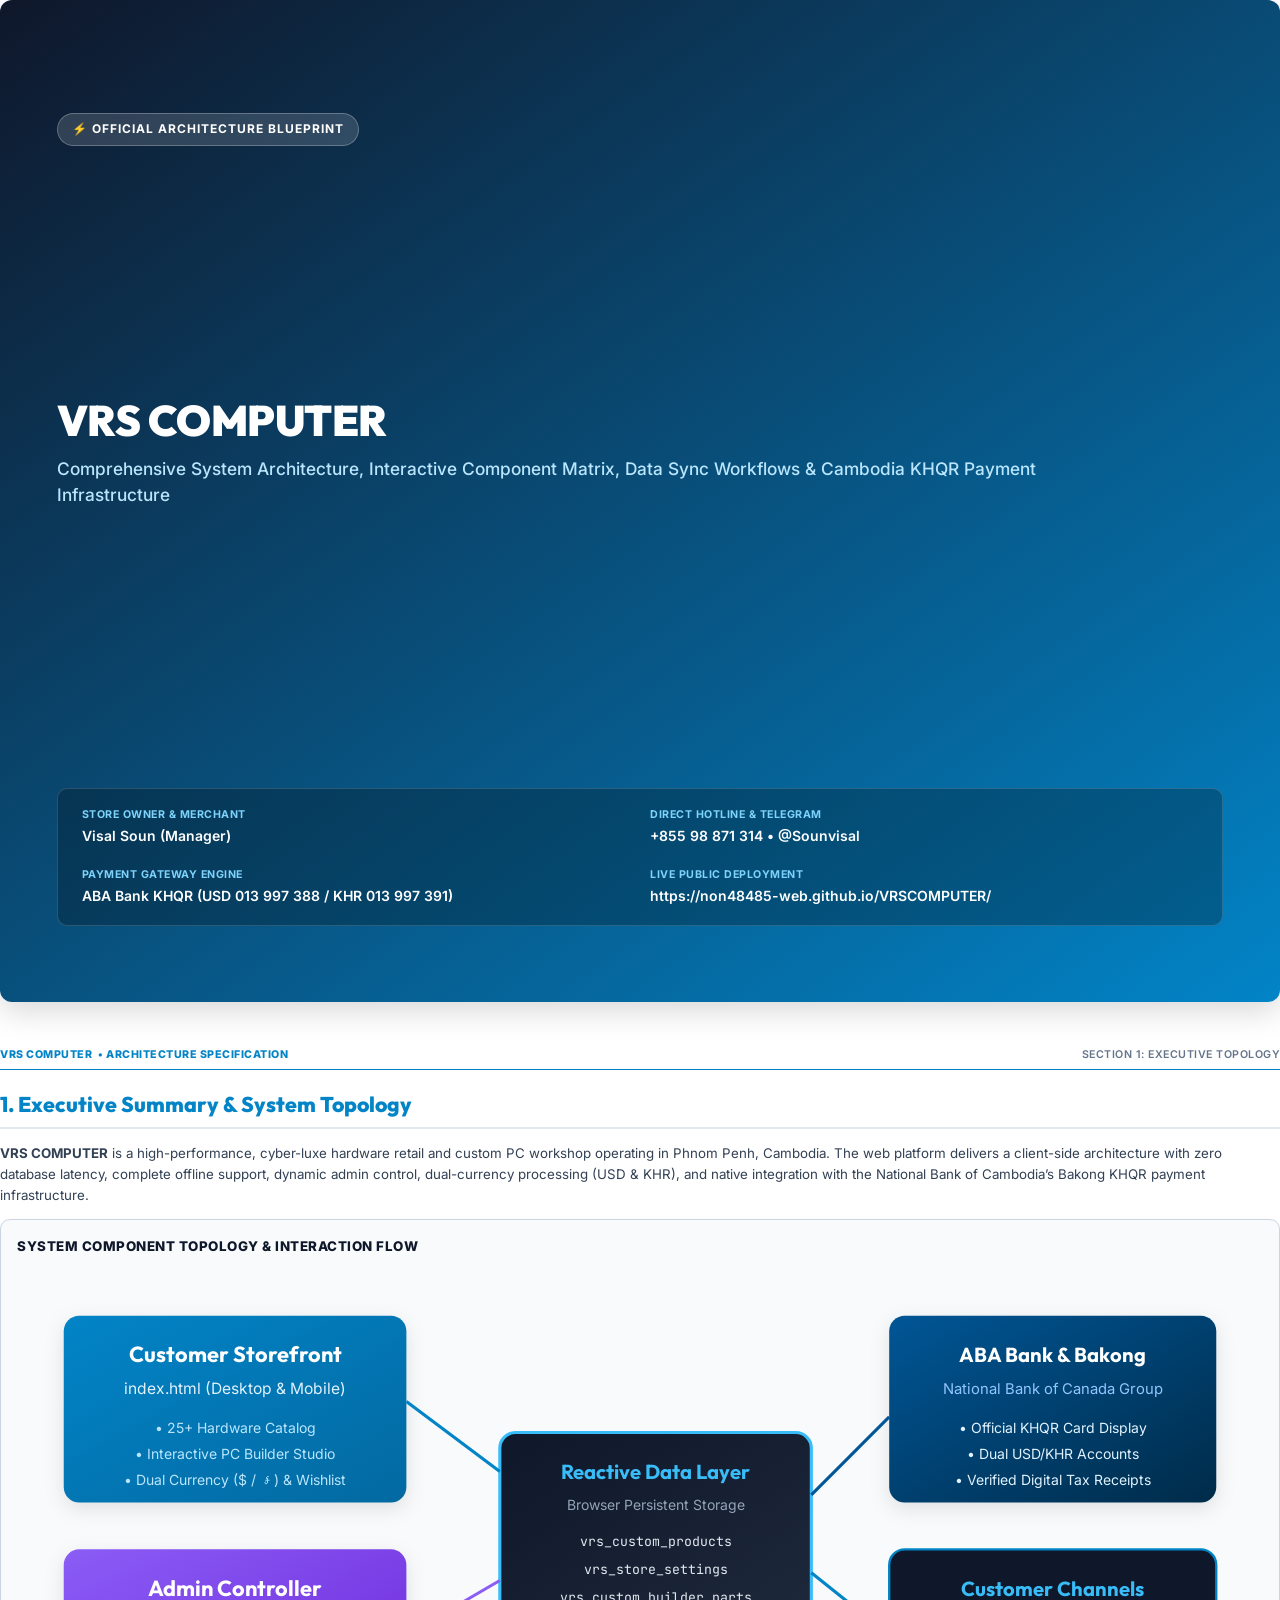
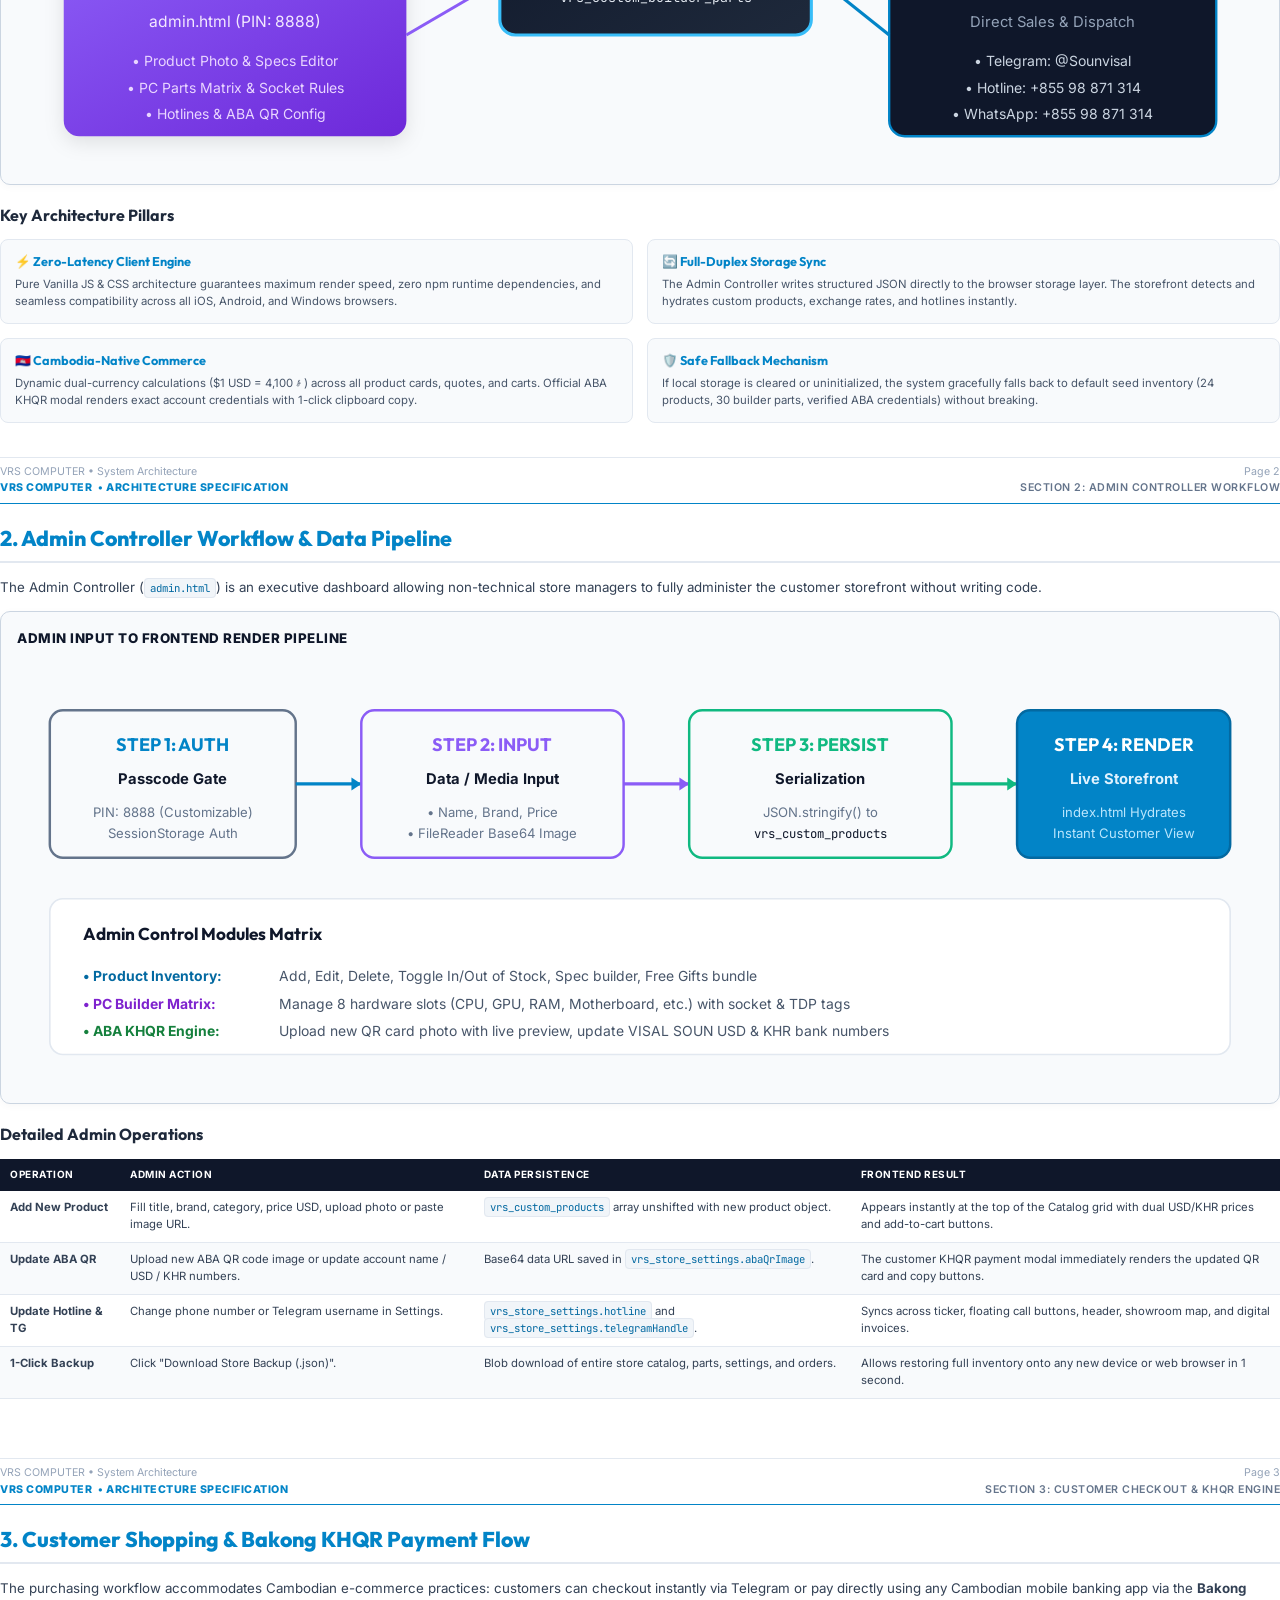
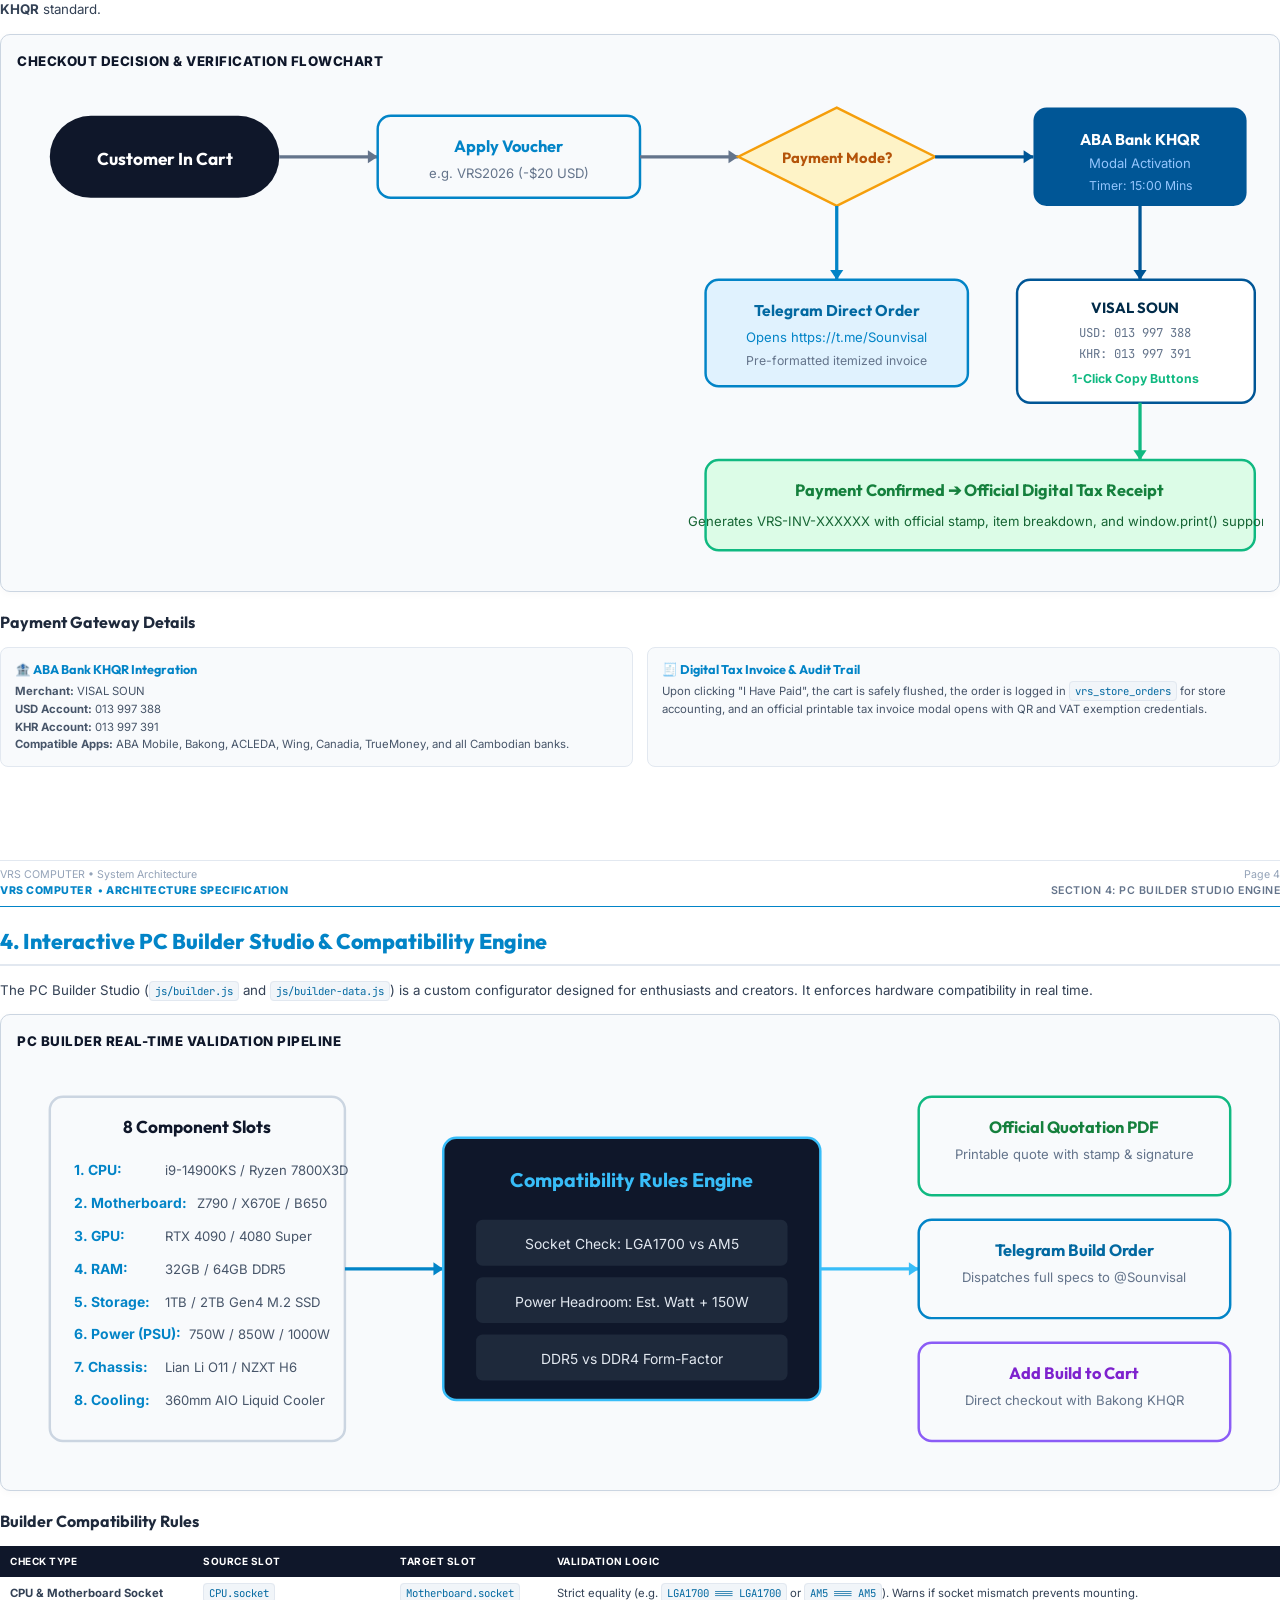
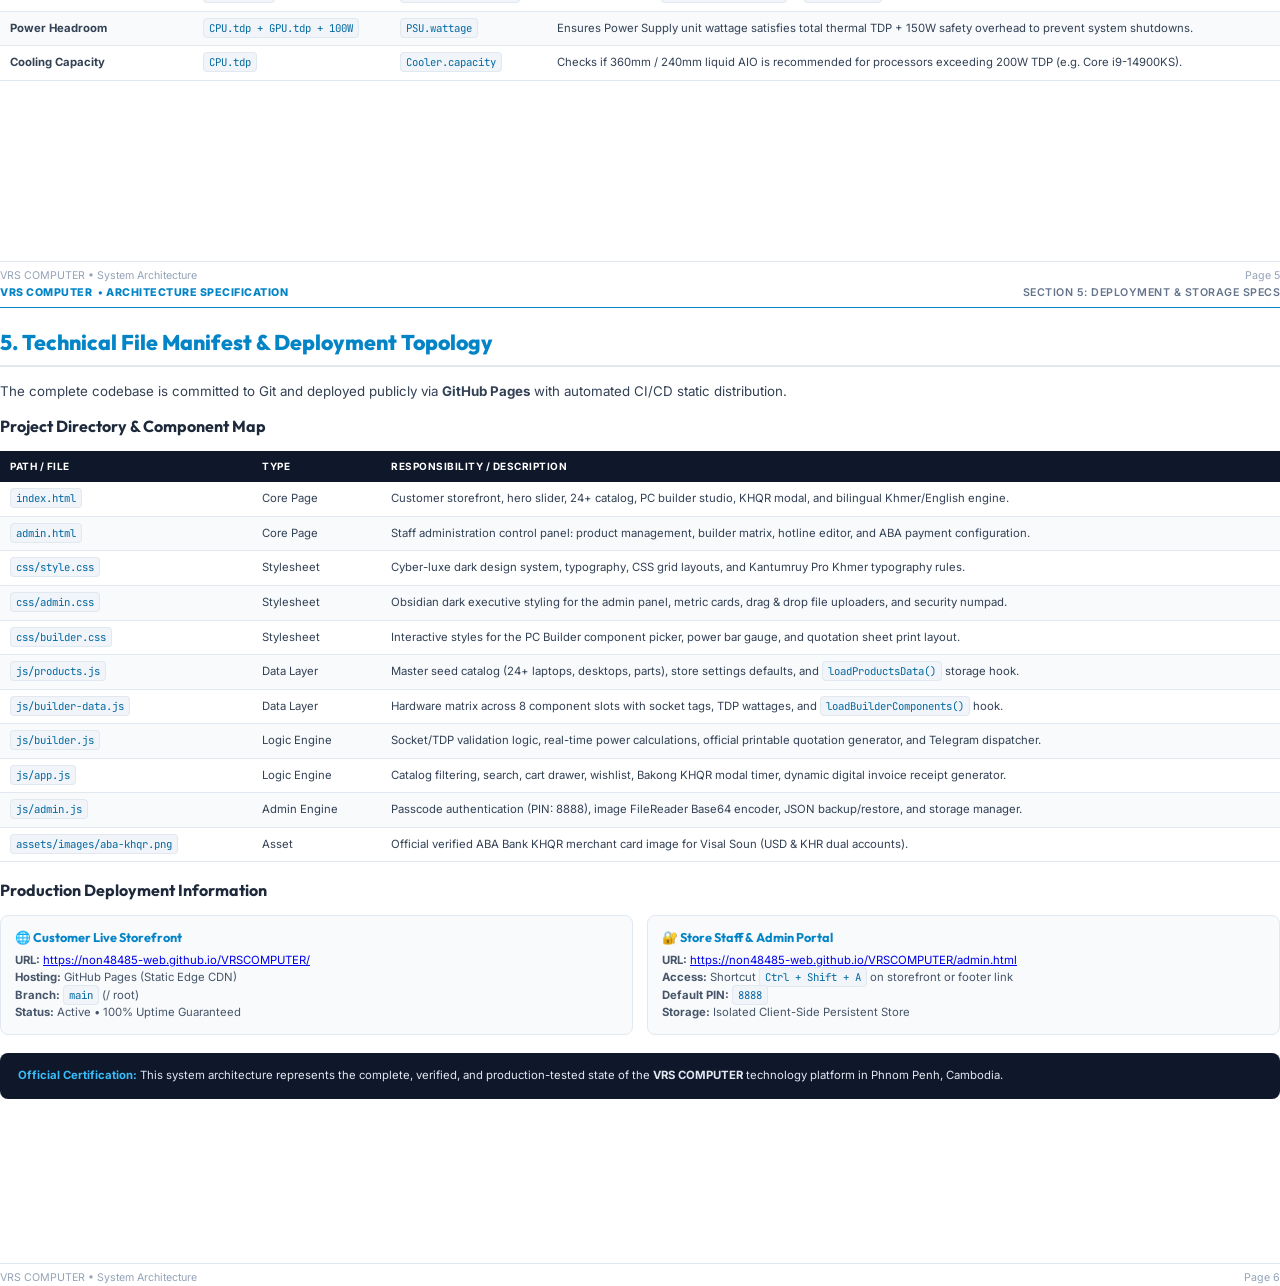
<file: docs/system_architecture_diagrams.html>
<!DOCTYPE html>
<html lang="en">
<head>
  <meta charset="UTF-8">
  <title>VRS COMPUTER - Complete System Architecture & Workflow Diagrams</title>
  <style>
    @import url('https://fonts.googleapis.com/css2?family=Inter:wght@400;500;600;700;800&family=Outfit:wght@500;600;700;800;900&family=JetBrains+Mono:wght@400;600;700&display=swap');

    @page {
      size: A4;
      margin: 14mm 14mm 14mm 14mm;
    }

    * {
      box-sizing: border-box;
      margin: 0;
      padding: 0;
    }

    body {
      font-family: 'Inter', -apple-system, BlinkMacSystemFont, sans-serif;
      color: #1e293b;
      background: #ffffff;
      font-size: 10pt;
      line-height: 1.55;
    }

    .page {
      page-break-after: always;
      position: relative;
      min-height: 265mm;
      padding-bottom: 12mm;
    }

    .page:last-child {
      page-break-after: avoid;
    }

    /* Running Header & Footer */
    .page-header {
      display: flex;
      justify-content: space-between;
      align-items: center;
      border-bottom: 1.5px solid #0284c7;
      padding-bottom: 6px;
      margin-bottom: 18px;
      font-size: 8pt;
      color: #64748b;
      font-weight: 600;
      text-transform: uppercase;
      letter-spacing: 0.5px;
    }

    .page-header .brand {
      color: #0284c7;
      font-weight: 800;
      display: flex;
      align-items: center;
      gap: 6px;
    }

    .page-footer {
      position: absolute;
      bottom: 0;
      left: 0;
      right: 0;
      display: flex;
      justify-content: space-between;
      align-items: center;
      border-top: 1px solid #e2e8f0;
      padding-top: 6px;
      font-size: 8pt;
      color: #94a3b8;
    }

    /* Headings */
    h1, h2, h3, h4 {
      font-family: 'Outfit', sans-serif;
      color: #0f172a;
    }

    h1 {
      font-size: 26pt;
      font-weight: 900;
      line-height: 1.15;
      letter-spacing: -0.5px;
    }

    h2 {
      font-size: 16pt;
      font-weight: 800;
      color: #0284c7;
      border-bottom: 2px solid #e2e8f0;
      padding-bottom: 6px;
      margin-bottom: 14px;
      display: flex;
      align-items: center;
      gap: 8px;
    }

    h3 {
      font-size: 12pt;
      font-weight: 700;
      color: #1e293b;
      margin: 12px 0 6px;
    }

    p {
      margin-bottom: 10px;
      color: #334155;
    }

    /* Cover Page */
    .cover-container {
      display: flex;
      flex-direction: column;
      justify-content: space-between;
      min-height: 265mm;
      padding: 30mm 15mm 20mm;
      background: linear-gradient(145deg, #0f172a 0%, #0284c7 100%);
      color: #ffffff;
      border-radius: 12px;
      box-shadow: 0 10px 30px rgba(0,0,0,0.15);
    }

    .cover-badge {
      display: inline-flex;
      align-items: center;
      gap: 8px;
      background: rgba(255, 255, 255, 0.15);
      backdrop-filter: blur(8px);
      padding: 6px 14px;
      border-radius: 20px;
      font-size: 9pt;
      font-weight: 700;
      letter-spacing: 1px;
      text-transform: uppercase;
      border: 1px solid rgba(255, 255, 255, 0.25);
    }

    .cover-title-wrap {
      margin-top: 30mm;
    }

    .cover-title {
      font-size: 32pt;
      color: #ffffff;
      font-weight: 900;
      line-height: 1.1;
      margin-bottom: 12px;
    }

    .cover-subtitle {
      font-size: 13pt;
      color: #bae6fd;
      font-weight: 500;
      line-height: 1.5;
      max-width: 90%;
    }

    .cover-meta-grid {
      display: grid;
      grid-template-columns: 1fr 1fr;
      gap: 20px;
      background: rgba(0, 0, 0, 0.25);
      border-radius: 10px;
      padding: 18px 24px;
      border: 1px solid rgba(255, 255, 255, 0.15);
      margin-top: 35mm;
    }

    .cover-meta-item strong {
      display: block;
      font-size: 8pt;
      text-transform: uppercase;
      color: #7dd3fc;
      margin-bottom: 2px;
      letter-spacing: 0.5px;
    }

    .cover-meta-item span {
      font-size: 10.5pt;
      font-weight: 600;
      color: #ffffff;
    }

    /* Diagram Containers */
    .diagram-card {
      background: #f8fafc;
      border: 1.5px solid #cbd5e1;
      border-radius: 10px;
      padding: 16px;
      margin: 14px 0 18px;
      box-shadow: 0 2px 8px rgba(0,0,0,0.03);
    }

    .diagram-title {
      font-size: 10pt;
      font-weight: 800;
      color: #0f172a;
      text-transform: uppercase;
      letter-spacing: 0.5px;
      margin-bottom: 12px;
      display: flex;
      align-items: center;
      gap: 6px;
    }

    svg {
      width: 100%;
      height: auto;
      display: block;
    }

    /* Tables */
    table.spec-table {
      width: 100%;
      border-collapse: collapse;
      font-size: 8.5pt;
      margin: 12px 0 16px;
    }

    table.spec-table th {
      background: #0f172a;
      color: #ffffff;
      padding: 8px 10px;
      text-align: left;
      font-weight: 700;
      text-transform: uppercase;
      letter-spacing: 0.5px;
      font-size: 7.5pt;
    }

    table.spec-table td {
      padding: 8px 10px;
      border-bottom: 1px solid #e2e8f0;
      color: #334155;
      vertical-align: top;
    }

    table.spec-table tr:nth-child(even) td {
      background: #f8fafc;
    }

    code {
      font-family: 'JetBrains Mono', monospace;
      font-size: 8pt;
      background: #f1f5f9;
      padding: 2px 5px;
      border-radius: 4px;
      color: #0369a1;
      border: 1px solid #e2e8f0;
    }

    .badge {
      display: inline-block;
      padding: 2px 8px;
      border-radius: 12px;
      font-size: 7.5pt;
      font-weight: 700;
      text-transform: uppercase;
    }

    .badge-blue { background: #e0f2fe; color: #0369a1; }
    .badge-green { background: #dcfce7; color: #15803d; }
    .badge-amber { background: #fef3c7; color: #b45309; }
    .badge-purple { background: #f3e8ff; color: #7e22ce; }

    /* Features Grid */
    .grid-2 {
      display: grid;
      grid-template-columns: 1fr 1fr;
      gap: 14px;
      margin: 12px 0;
    }

    .info-card {
      background: #f8fafc;
      border: 1px solid #e2e8f0;
      border-radius: 8px;
      padding: 12px 14px;
    }

    .info-card h4 {
      font-size: 9.5pt;
      font-weight: 700;
      margin-bottom: 4px;
      color: #0284c7;
      display: flex;
      align-items: center;
      gap: 6px;
    }

    .info-card p {
      font-size: 8.5pt;
      margin: 0;
      color: #475569;
    }
  </style>
</head>
<body>

  <!-- ==========================================
       PAGE 1: COVER PAGE
       ========================================== -->
  <div class="page">
    <div class="cover-container">
      <div>
        <div class="cover-badge">
          <span>⚡ Official Architecture Blueprint</span>
        </div>
      </div>

      <div class="cover-title-wrap">
        <h1 class="cover-title">VRS COMPUTER</h1>
        <p class="cover-subtitle">
          Comprehensive System Architecture, Interactive Component Matrix, Data Sync Workflows &amp; Cambodia KHQR Payment Infrastructure
        </p>
      </div>

      <div class="cover-meta-grid">
        <div class="cover-meta-item">
          <strong>Store Owner &amp; Merchant</strong>
          <span>Visal Soun (Manager)</span>
        </div>
        <div class="cover-meta-item">
          <strong>Direct Hotline &amp; Telegram</strong>
          <span>+855 98 871 314 • @Sounvisal</span>
        </div>
        <div class="cover-meta-item">
          <strong>Payment Gateway Engine</strong>
          <span>ABA Bank KHQR (USD 013 997 388 / KHR 013 997 391)</span>
        </div>
        <div class="cover-meta-item">
          <strong>Live Public Deployment</strong>
          <span>https://non48485-web.github.io/VRSCOMPUTER/</span>
        </div>
      </div>
    </div>
  </div>

  <!-- ==========================================
       PAGE 2: EXECUTIVE SUMMARY & SYSTEM TOPOLOGY
       ========================================== -->
  <div class="page">
    <div class="page-header">
      <div class="brand"><span>VRS COMPUTER</span> • Architecture Specification</div>
      <div>Section 1: Executive Topology</div>
    </div>

    <h2>1. Executive Summary &amp; System Topology</h2>
    <p>
      <strong>VRS COMPUTER</strong> is a high-performance, cyber-luxe hardware retail and custom PC workshop operating in Phnom Penh, Cambodia. The web platform delivers a client-side architecture with zero database latency, complete offline support, dynamic admin control, dual-currency processing (USD &amp; KHR), and native integration with the National Bank of Cambodia’s Bakong KHQR payment infrastructure.
    </p>

    <!-- Top-Level Architecture SVG Diagram -->
    <div class="diagram-card">
      <div class="diagram-title">System Component Topology &amp; Interaction Flow</div>
      <svg viewBox="0 0 800 320" xmlns="http://www.w3.org/2000/svg">
        <defs>
          <linearGradient id="gradClient" x1="0%" y1="0%" x2="100%" y2="100%">
            <stop offset="0%" stop-color="#0284c7"/>
            <stop offset="100%" stop-color="#0369a1"/>
          </linearGradient>
          <linearGradient id="gradAdmin" x1="0%" y1="0%" x2="100%" y2="100%">
            <stop offset="0%" stop-color="#8b5cf6"/>
            <stop offset="100%" stop-color="#6d28d9"/>
          </linearGradient>
          <linearGradient id="gradStorage" x1="0%" y1="0%" x2="100%" y2="100%">
            <stop offset="0%" stop-color="#0f172a"/>
            <stop offset="100%" stop-color="#1e293b"/>
          </linearGradient>
          <linearGradient id="gradBank" x1="0%" y1="0%" x2="100%" y2="100%">
            <stop offset="0%" stop-color="#005696"/>
            <stop offset="100%" stop-color="#002b49"/>
          </linearGradient>
        </defs>

        <!-- Customer Frontend Node -->
        <rect x="30" y="30" width="220" height="120" rx="10" fill="url(#gradClient)" filter="drop-shadow(0 4px 6px rgba(0,0,0,0.1))"/>
        <text x="140" y="60" fill="#fff" font-family="Outfit" font-size="14" font-weight="bold" text-anchor="middle">Customer Storefront</text>
        <text x="140" y="80" fill="#e0f2fe" font-family="Inter" font-size="10" text-anchor="middle">index.html (Desktop &amp; Mobile)</text>
        <text x="140" y="105" fill="#bae6fd" font-family="Inter" font-size="9" text-anchor="middle">• 25+ Hardware Catalog</text>
        <text x="140" y="122" fill="#bae6fd" font-family="Inter" font-size="9" text-anchor="middle">• Interactive PC Builder Studio</text>
        <text x="140" y="139" fill="#bae6fd" font-family="Inter" font-size="9" text-anchor="middle">• Dual Currency ($ / ៛) &amp; Wishlist</text>

        <!-- Admin Controller Node -->
        <rect x="30" y="180" width="220" height="120" rx="10" fill="url(#gradAdmin)" filter="drop-shadow(0 4px 6px rgba(0,0,0,0.1))"/>
        <text x="140" y="210" fill="#fff" font-family="Outfit" font-size="14" font-weight="bold" text-anchor="middle">Admin Controller</text>
        <text x="140" y="230" fill="#f3e8ff" font-family="Inter" font-size="10" text-anchor="middle">admin.html (PIN: 8888)</text>
        <text x="140" y="255" fill="#e9d5ff" font-family="Inter" font-size="9" text-anchor="middle">• Product Photo &amp; Specs Editor</text>
        <text x="140" y="272" fill="#e9d5ff" font-family="Inter" font-size="9" text-anchor="middle">• PC Parts Matrix &amp; Socket Rules</text>
        <text x="140" y="289" fill="#e9d5ff" font-family="Inter" font-size="9" text-anchor="middle">• Hotlines &amp; ABA QR Config</text>

        <!-- Reactive Storage Data Layer -->
        <rect x="310" y="105" width="200" height="130" rx="10" fill="url(#gradStorage)" stroke="#38bdf8" stroke-width="2"/>
        <text x="410" y="135" fill="#38bdf8" font-family="Outfit" font-size="13" font-weight="bold" text-anchor="middle">Reactive Data Layer</text>
        <text x="410" y="155" fill="#94a3b8" font-family="Inter" font-size="9" text-anchor="middle">Browser Persistent Storage</text>
        <text x="410" y="178" fill="#e2e8f0" font-family="JetBrains Mono" font-size="8.5" text-anchor="middle">vrs_custom_products</text>
        <text x="410" y="196" fill="#e2e8f0" font-family="JetBrains Mono" font-size="8.5" text-anchor="middle">vrs_store_settings</text>
        <text x="410" y="214" fill="#e2e8f0" font-family="JetBrains Mono" font-size="8.5" text-anchor="middle">vrs_custom_builder_parts</text>

        <!-- Payment & External Gateways -->
        <rect x="560" y="30" width="210" height="120" rx="10" fill="url(#gradBank)" filter="drop-shadow(0 4px 6px rgba(0,0,0,0.1))"/>
        <text x="665" y="60" fill="#fff" font-family="Outfit" font-size="13" font-weight="bold" text-anchor="middle">ABA Bank &amp; Bakong</text>
        <text x="665" y="80" fill="#93c5fd" font-family="Inter" font-size="9.5" text-anchor="middle">National Bank of Canada Group</text>
        <text x="665" y="105" fill="#e0f2fe" font-family="Inter" font-size="9" text-anchor="middle">• Official KHQR Card Display</text>
        <text x="665" y="122" fill="#e0f2fe" font-family="Inter" font-size="9" text-anchor="middle">• Dual USD/KHR Accounts</text>
        <text x="665" y="139" fill="#e0f2fe" font-family="Inter" font-size="9" text-anchor="middle">• Verified Digital Tax Receipts</text>

        <!-- External Order Channels -->
        <rect x="560" y="180" width="210" height="120" rx="10" fill="#0f172a" stroke="#0284c7" stroke-width="1.5"/>
        <text x="665" y="210" fill="#38bdf8" font-family="Outfit" font-size="13" font-weight="bold" text-anchor="middle">Customer Channels</text>
        <text x="665" y="230" fill="#94a3b8" font-family="Inter" font-size="9.5" text-anchor="middle">Direct Sales &amp; Dispatch</text>
        <text x="665" y="255" fill="#cbd5e1" font-family="Inter" font-size="9" text-anchor="middle">• Telegram: @Sounvisal</text>
        <text x="665" y="272" fill="#cbd5e1" font-family="Inter" font-size="9" text-anchor="middle">• Hotline: +855 98 871 314</text>
        <text x="665" y="289" fill="#cbd5e1" font-family="Inter" font-size="9" text-anchor="middle">• WhatsApp: +855 98 871 314</text>

        <!-- Arrows -->
        <path d="M 250 85 L 310 130" stroke="#0284c7" stroke-width="2" fill="none" marker-end="url(#arrow)"/>
        <path d="M 250 235 L 310 200" stroke="#8b5cf6" stroke-width="2" fill="none"/>
        <path d="M 510 145 L 560 95" stroke="#005696" stroke-width="2" fill="none"/>
        <path d="M 510 195 L 560 235" stroke="#0284c7" stroke-width="2" fill="none"/>
      </svg>
    </div>

    <h3>Key Architecture Pillars</h3>
    <div class="grid-2">
      <div class="info-card">
        <h4>⚡ Zero-Latency Client Engine</h4>
        <p>Pure Vanilla JS &amp; CSS architecture guarantees maximum render speed, zero npm runtime dependencies, and seamless compatibility across all iOS, Android, and Windows browsers.</p>
      </div>
      <div class="info-card">
        <h4>🔄 Full-Duplex Storage Sync</h4>
        <p>The Admin Controller writes structured JSON directly to the browser storage layer. The storefront detects and hydrates custom products, exchange rates, and hotlines instantly.</p>
      </div>
      <div class="info-card">
        <h4>🇰🇭 Cambodia-Native Commerce</h4>
        <p>Dynamic dual-currency calculations ($1 USD = 4,100៛) across all product cards, quotes, and carts. Official ABA KHQR modal renders exact account credentials with 1-click clipboard copy.</p>
      </div>
      <div class="info-card">
        <h4>🛡️ Safe Fallback Mechanism</h4>
        <p>If local storage is cleared or uninitialized, the system gracefully falls back to default seed inventory (24 products, 30 builder parts, verified ABA credentials) without breaking.</p>
      </div>
    </div>

    <div class="page-footer">
      <div>VRS COMPUTER • System Architecture</div>
      <div>Page 2</div>
    </div>
  </div>

  <!-- ==========================================
       PAGE 3: ADMIN CONTROLLER WORKFLOW
       ========================================== -->
  <div class="page">
    <div class="page-header">
      <div class="brand"><span>VRS COMPUTER</span> • Architecture Specification</div>
      <div>Section 2: Admin Controller Workflow</div>
    </div>

    <h2>2. Admin Controller Workflow &amp; Data Pipeline</h2>
    <p>
      The Admin Controller (<code>admin.html</code>) is an executive dashboard allowing non-technical store managers to fully administer the customer storefront without writing code.
    </p>

    <!-- Admin Data Lifecycle SVG Diagram -->
    <div class="diagram-card">
      <div class="diagram-title">Admin Input to Frontend Render Pipeline</div>
      <svg viewBox="0 0 760 260" xmlns="http://www.w3.org/2000/svg">
        <!-- Step 1 -->
        <rect x="20" y="30" width="150" height="90" rx="8" fill="#f8fafc" stroke="#64748b" stroke-width="1.5"/>
        <text x="95" y="55" fill="#0284c7" font-family="Outfit" font-size="11" font-weight="bold" text-anchor="middle">STEP 1: AUTH</text>
        <text x="95" y="75" fill="#0f172a" font-family="Inter" font-size="9" font-weight="bold" text-anchor="middle">Passcode Gate</text>
        <text x="95" y="95" fill="#64748b" font-family="Inter" font-size="8" text-anchor="middle">PIN: 8888 (Customizable)</text>
        <text x="95" y="108" fill="#64748b" font-family="Inter" font-size="8" text-anchor="middle">SessionStorage Auth</text>

        <!-- Arrow 1-2 -->
        <line x1="170" y1="75" x2="210" y2="75" stroke="#0284c7" stroke-width="2"/>
        <polygon points="210,75 204,71 204,79" fill="#0284c7"/>

        <!-- Step 2 -->
        <rect x="210" y="30" width="160" height="90" rx="8" fill="#f8fafc" stroke="#8b5cf6" stroke-width="1.5"/>
        <text x="290" y="55" fill="#8b5cf6" font-family="Outfit" font-size="11" font-weight="bold" text-anchor="middle">STEP 2: INPUT</text>
        <text x="290" y="75" fill="#0f172a" font-family="Inter" font-size="9" font-weight="bold" text-anchor="middle">Data / Media Input</text>
        <text x="290" y="95" fill="#64748b" font-family="Inter" font-size="8" text-anchor="middle">• Name, Brand, Price</text>
        <text x="290" y="108" fill="#64748b" font-family="Inter" font-size="8" text-anchor="middle">• FileReader Base64 Image</text>

        <!-- Arrow 2-3 -->
        <line x1="370" y1="75" x2="410" y2="75" stroke="#8b5cf6" stroke-width="2"/>
        <polygon points="410,75 404,71 404,79" fill="#8b5cf6"/>

        <!-- Step 3 -->
        <rect x="410" y="30" width="160" height="90" rx="8" fill="#f8fafc" stroke="#10b981" stroke-width="1.5"/>
        <text x="490" y="55" fill="#10b981" font-family="Outfit" font-size="11" font-weight="bold" text-anchor="middle">STEP 3: PERSIST</text>
        <text x="490" y="75" fill="#0f172a" font-family="Inter" font-size="9" font-weight="bold" text-anchor="middle">Serialization</text>
        <text x="490" y="95" fill="#64748b" font-family="Inter" font-size="8" text-anchor="middle">JSON.stringify() to</text>
        <text x="490" y="108" fill="#0f172a" font-family="JetBrains Mono" font-size="7.5" text-anchor="middle">vrs_custom_products</text>

        <!-- Arrow 3-4 -->
        <line x1="570" y1="75" x2="610" y2="75" stroke="#10b981" stroke-width="2"/>
        <polygon points="610,75 604,71 604,79" fill="#10b981"/>

        <!-- Step 4 -->
        <rect x="610" y="30" width="130" height="90" rx="8" fill="#0284c7" stroke="#0369a1" stroke-width="1.5"/>
        <text x="675" y="55" fill="#fff" font-family="Outfit" font-size="11" font-weight="bold" text-anchor="middle">STEP 4: RENDER</text>
        <text x="675" y="75" fill="#e0f2fe" font-family="Inter" font-size="9" font-weight="bold" text-anchor="middle">Live Storefront</text>
        <text x="675" y="95" fill="#bae6fd" font-family="Inter" font-size="8" text-anchor="middle">index.html Hydrates</text>
        <text x="675" y="108" fill="#bae6fd" font-family="Inter" font-size="8" text-anchor="middle">Instant Customer View</text>

        <!-- Sub Actions Bar -->
        <rect x="20" y="145" width="720" height="95" rx="8" fill="#ffffff" stroke="#e2e8f0"/>
        <text x="40" y="170" fill="#0f172a" font-family="Outfit" font-size="10.5" font-weight="bold">Admin Control Modules Matrix</text>

        <text x="40" y="195" fill="#0369a1" font-family="Inter" font-size="8.5" font-weight="bold">• Product Inventory:</text>
        <text x="160" y="195" fill="#475569" font-family="Inter" font-size="8.5">Add, Edit, Delete, Toggle In/Out of Stock, Spec builder, Free Gifts bundle</text>

        <text x="40" y="212" fill="#7e22ce" font-family="Inter" font-size="8.5" font-weight="bold">• PC Builder Matrix:</text>
        <text x="160" y="212" fill="#475569" font-family="Inter" font-size="8.5">Manage 8 hardware slots (CPU, GPU, RAM, Motherboard, etc.) with socket &amp; TDP tags</text>

        <text x="40" y="229" fill="#15803d" font-family="Inter" font-size="8.5" font-weight="bold">• ABA KHQR Engine:</text>
        <text x="160" y="229" fill="#475569" font-family="Inter" font-size="8.5">Upload new QR card photo with live preview, update VISAL SOUN USD &amp; KHR bank numbers</text>
      </svg>
    </div>

    <h3>Detailed Admin Operations</h3>
    <table class="spec-table">
      <thead>
        <tr>
          <th>Operation</th>
          <th>Admin Action</th>
          <th>Data Persistence</th>
          <th>Frontend Result</th>
        </tr>
      </thead>
      <tbody>
        <tr>
          <td><strong>Add New Product</strong></td>
          <td>Fill title, brand, category, price USD, upload photo or paste image URL.</td>
          <td><code>vrs_custom_products</code> array unshifted with new product object.</td>
          <td>Appears instantly at the top of the Catalog grid with dual USD/KHR prices and add-to-cart buttons.</td>
        </tr>
        <tr>
          <td><strong>Update ABA QR</strong></td>
          <td>Upload new ABA QR code image or update account name / USD / KHR numbers.</td>
          <td>Base64 data URL saved in <code>vrs_store_settings.abaQrImage</code>.</td>
          <td>The customer KHQR payment modal immediately renders the updated QR card and copy buttons.</td>
        </tr>
        <tr>
          <td><strong>Update Hotline &amp; TG</strong></td>
          <td>Change phone number or Telegram username in Settings.</td>
          <td><code>vrs_store_settings.hotline</code> and <code>vrs_store_settings.telegramHandle</code>.</td>
          <td>Syncs across ticker, floating call buttons, header, showroom map, and digital invoices.</td>
        </tr>
        <tr>
          <td><strong>1-Click Backup</strong></td>
          <td>Click "Download Store Backup (.json)".</td>
          <td>Blob download of entire store catalog, parts, settings, and orders.</td>
          <td>Allows restoring full inventory onto any new device or web browser in 1 second.</td>
        </tr>
      </tbody>
    </table>

    <div class="page-footer">
      <div>VRS COMPUTER • System Architecture</div>
      <div>Page 3</div>
    </div>
  </div>

  <!-- ==========================================
       PAGE 4: CUSTOMER CHECKOUT & KHQR FLOW
       ========================================== -->
  <div class="page">
    <div class="page-header">
      <div class="brand"><span>VRS COMPUTER</span> • Architecture Specification</div>
      <div>Section 3: Customer Checkout &amp; KHQR Engine</div>
    </div>

    <h2>3. Customer Shopping &amp; Bakong KHQR Payment Flow</h2>
    <p>
      The purchasing workflow accommodates Cambodian e-commerce practices: customers can checkout instantly via Telegram or pay directly using any Cambodian mobile banking app via the <strong>Bakong KHQR</strong> standard.
    </p>

    <!-- Checkout SVG Diagram -->
    <div class="diagram-card">
      <div class="diagram-title">Checkout Decision &amp; Verification Flowchart</div>
      <svg viewBox="0 0 760 300" xmlns="http://www.w3.org/2000/svg">
        <!-- Start Node -->
        <rect x="20" y="20" width="140" height="50" rx="25" fill="#0f172a"/>
        <text x="90" y="50" fill="#fff" font-family="Outfit" font-size="10.5" font-weight="bold" text-anchor="middle">Customer In Cart</text>

        <!-- Line to Promo -->
        <line x1="160" y1="45" x2="220" y2="45" stroke="#64748b" stroke-width="2"/>
        <polygon points="220,45 214,41 214,49" fill="#64748b"/>

        <!-- Promo Code Box -->
        <rect x="220" y="20" width="160" height="50" rx="8" fill="#f8fafc" stroke="#0284c7" stroke-width="1.5"/>
        <text x="300" y="42" fill="#0284c7" font-family="Outfit" font-size="10" font-weight="bold" text-anchor="middle">Apply Voucher</text>
        <text x="300" y="58" fill="#64748b" font-family="Inter" font-size="8" text-anchor="middle">e.g. VRS2026 (-$20 USD)</text>

        <!-- Line to Choice -->
        <line x1="380" y1="45" x2="440" y2="45" stroke="#64748b" stroke-width="2"/>
        <polygon points="440,45 434,41 434,49" fill="#64748b"/>

        <!-- Decision Diamond -->
        <polygon points="500,15 560,45 500,75 440,45" fill="#fef3c7" stroke="#f59e0b" stroke-width="1.5"/>
        <text x="500" y="49" fill="#b45309" font-family="Outfit" font-size="9" font-weight="bold" text-anchor="middle">Payment Mode?</text>

        <!-- Branch A: Telegram -->
        <line x1="500" y1="75" x2="500" y2="120" stroke="#0284c7" stroke-width="2"/>
        <polygon points="500,120 496,114 504,114" fill="#0284c7"/>

        <rect x="420" y="120" width="160" height="65" rx="8" fill="#e0f2fe" stroke="#0284c7" stroke-width="1.5"/>
        <text x="500" y="142" fill="#0369a1" font-family="Outfit" font-size="9.5" font-weight="bold" text-anchor="middle">Telegram Direct Order</text>
        <text x="500" y="158" fill="#0284c7" font-family="Inter" font-size="8" text-anchor="middle">Opens https://t.me/Sounvisal</text>
        <text x="500" y="172" fill="#64748b" font-family="Inter" font-size="7.5" text-anchor="middle">Pre-formatted itemized invoice</text>

        <!-- Branch B: KHQR -->
        <line x1="560" y1="45" x2="620" y2="45" stroke="#005696" stroke-width="2"/>
        <polygon points="620,45 614,41 614,49" fill="#005696"/>

        <rect x="620" y="15" width="130" height="60" rx="8" fill="#005696"/>
        <text x="685" y="38" fill="#fff" font-family="Outfit" font-size="9.5" font-weight="bold" text-anchor="middle">ABA Bank KHQR</text>
        <text x="685" y="52" fill="#93c5fd" font-family="Inter" font-size="8" text-anchor="middle">Modal Activation</text>
        <text x="685" y="65" fill="#93c5fd" font-family="Inter" font-size="7.5" text-anchor="middle">Timer: 15:00 Mins</text>

        <!-- KHQR Modal Details -->
        <line x1="685" y1="75" x2="685" y2="120" stroke="#005696" stroke-width="2"/>
        <polygon points="685,120 681,114 689,114" fill="#005696"/>

        <rect x="610" y="120" width="145" height="75" rx="8" fill="#ffffff" stroke="#005696" stroke-width="1.5"/>
        <text x="682" y="140" fill="#002b49" font-family="Outfit" font-size="9" font-weight="bold" text-anchor="middle">VISAL SOUN</text>
        <text x="682" y="155" fill="#64748b" font-family="JetBrains Mono" font-size="7.5" text-anchor="middle">USD: 013 997 388</text>
        <text x="682" y="168" fill="#64748b" font-family="JetBrains Mono" font-size="7.5" text-anchor="middle">KHR: 013 997 391</text>
        <text x="682" y="183" fill="#10b981" font-family="Inter" font-size="7.5" font-weight="bold" text-anchor="middle">1-Click Copy Buttons</text>

        <!-- Confirm Payment Step -->
        <line x1="685" y1="195" x2="685" y2="230" stroke="#10b981" stroke-width="2"/>
        <polygon points="685,230 681,224 689,224" fill="#10b981"/>

        <rect x="420" y="230" width="335" height="55" rx="8" fill="#dcfce7" stroke="#10b981" stroke-width="1.5"/>
        <text x="587" y="252" fill="#15803d" font-family="Outfit" font-size="10" font-weight="bold" text-anchor="middle">Payment Confirmed ➔ Official Digital Tax Receipt</text>
        <text x="587" y="270" fill="#166534" font-family="Inter" font-size="8" text-anchor="middle">Generates VRS-INV-XXXXXX with official stamp, item breakdown, and window.print() support</text>
      </svg>
    </div>

    <h3>Payment Gateway Details</h3>
    <div class="grid-2">
      <div class="info-card">
        <h4>🏦 ABA Bank KHQR Integration</h4>
        <p><strong>Merchant:</strong> VISAL SOUN<br>
        <strong>USD Account:</strong> 013 997 388<br>
        <strong>KHR Account:</strong> 013 997 391<br>
        <strong>Compatible Apps:</strong> ABA Mobile, Bakong, ACLEDA, Wing, Canadia, TrueMoney, and all Cambodian banks.</p>
      </div>
      <div class="info-card">
        <h4>🧾 Digital Tax Invoice &amp; Audit Trail</h4>
        <p>Upon clicking "I Have Paid", the cart is safely flushed, the order is logged in <code>vrs_store_orders</code> for store accounting, and an official printable tax invoice modal opens with QR and VAT exemption credentials.</p>
      </div>
    </div>

    <div class="page-footer">
      <div>VRS COMPUTER • System Architecture</div>
      <div>Page 4</div>
    </div>
  </div>

  <!-- ==========================================
       PAGE 5: PC BUILDER STUDIO & COMPATIBILITY
       ========================================== -->
  <div class="page">
    <div class="page-header">
      <div class="brand"><span>VRS COMPUTER</span> • Architecture Specification</div>
      <div>Section 4: PC Builder Studio Engine</div>
    </div>

    <h2>4. Interactive PC Builder Studio &amp; Compatibility Engine</h2>
    <p>
      The PC Builder Studio (<code>js/builder.js</code> and <code>js/builder-data.js</code>) is a custom configurator designed for enthusiasts and creators. It enforces hardware compatibility in real time.
    </p>

    <!-- PC Builder Engine SVG -->
    <div class="diagram-card">
      <div class="diagram-title">PC Builder Real-Time Validation Pipeline</div>
      <svg viewBox="0 0 760 250" xmlns="http://www.w3.org/2000/svg">
        <!-- 8 Slots Grid -->
        <rect x="20" y="20" width="180" height="210" rx="8" fill="#f8fafc" stroke="#cbd5e1" stroke-width="1.5"/>
        <text x="110" y="42" fill="#0f172a" font-family="Outfit" font-size="10.5" font-weight="bold" text-anchor="middle">8 Component Slots</text>

        <text x="35" y="68" fill="#0284c7" font-family="Inter" font-size="8.5" font-weight="bold">1. CPU:</text>
        <text x="90" y="68" fill="#475569" font-family="Inter" font-size="8">i9-14900KS / Ryzen 7800X3D</text>

        <text x="35" y="88" fill="#0284c7" font-family="Inter" font-size="8.5" font-weight="bold">2. Motherboard:</text>
        <text x="110" y="88" fill="#475569" font-family="Inter" font-size="8">Z790 / X670E / B650</text>

        <text x="35" y="108" fill="#0284c7" font-family="Inter" font-size="8.5" font-weight="bold">3. GPU:</text>
        <text x="90" y="108" fill="#475569" font-family="Inter" font-size="8">RTX 4090 / 4080 Super</text>

        <text x="35" y="128" fill="#0284c7" font-family="Inter" font-size="8.5" font-weight="bold">4. RAM:</text>
        <text x="90" y="128" fill="#475569" font-family="Inter" font-size="8">32GB / 64GB DDR5</text>

        <text x="35" y="148" fill="#0284c7" font-family="Inter" font-size="8.5" font-weight="bold">5. Storage:</text>
        <text x="90" y="148" fill="#475569" font-family="Inter" font-size="8">1TB / 2TB Gen4 M.2 SSD</text>

        <text x="35" y="168" fill="#0284c7" font-family="Inter" font-size="8.5" font-weight="bold">6. Power (PSU):</text>
        <text x="105" y="168" fill="#475569" font-family="Inter" font-size="8">750W / 850W / 1000W</text>

        <text x="35" y="188" fill="#0284c7" font-family="Inter" font-size="8.5" font-weight="bold">7. Chassis:</text>
        <text x="90" y="188" fill="#475569" font-family="Inter" font-size="8">Lian Li O11 / NZXT H6</text>

        <text x="35" y="208" fill="#0284c7" font-family="Inter" font-size="8.5" font-weight="bold">8. Cooling:</text>
        <text x="90" y="208" fill="#475569" font-family="Inter" font-size="8">360mm AIO Liquid Cooler</text>

        <!-- Arrow to Rules Engine -->
        <line x1="200" y1="125" x2="260" y2="125" stroke="#0284c7" stroke-width="2"/>
        <polygon points="260,125 254,121 254,129" fill="#0284c7"/>

        <!-- Compatibility Rules Engine -->
        <rect x="260" y="45" width="230" height="160" rx="8" fill="#0f172a" stroke="#38bdf8" stroke-width="1.5"/>
        <text x="375" y="75" fill="#38bdf8" font-family="Outfit" font-size="12" font-weight="bold" text-anchor="middle">Compatibility Rules Engine</text>

        <rect x="280" y="95" width="190" height="28" rx="4" fill="#1e293b"/>
        <text x="375" y="113" fill="#e2e8f0" font-family="Inter" font-size="8.5" text-anchor="middle">Socket Check: LGA1700 vs AM5</text>

        <rect x="280" y="130" width="190" height="28" rx="4" fill="#1e293b"/>
        <text x="375" y="148" fill="#e2e8f0" font-family="Inter" font-size="8.5" text-anchor="middle">Power Headroom: Est. Watt + 150W</text>

        <rect x="280" y="165" width="190" height="28" rx="4" fill="#1e293b"/>
        <text x="375" y="183" fill="#e2e8f0" font-family="Inter" font-size="8.5" text-anchor="middle">DDR5 vs DDR4 Form-Factor</text>

        <!-- Arrow to Outputs -->
        <line x1="490" y1="125" x2="550" y2="125" stroke="#38bdf8" stroke-width="2"/>
        <polygon points="550,125 544,121 544,129" fill="#38bdf8"/>

        <!-- 3 Output Destinations -->
        <rect x="550" y="20" width="190" height="60" rx="8" fill="#f8fafc" stroke="#10b981" stroke-width="1.5"/>
        <text x="645" y="42" fill="#15803d" font-family="Outfit" font-size="10" font-weight="bold" text-anchor="middle">Official Quotation PDF</text>
        <text x="645" y="58" fill="#64748b" font-family="Inter" font-size="8" text-anchor="middle">Printable quote with stamp &amp; signature</text>

        <rect x="550" y="95" width="190" height="60" rx="8" fill="#f8fafc" stroke="#0284c7" stroke-width="1.5"/>
        <text x="645" y="117" fill="#0369a1" font-family="Outfit" font-size="10" font-weight="bold" text-anchor="middle">Telegram Build Order</text>
        <text x="645" y="133" fill="#64748b" font-family="Inter" font-size="8" text-anchor="middle">Dispatches full specs to @Sounvisal</text>

        <rect x="550" y="170" width="190" height="60" rx="8" fill="#f8fafc" stroke="#8b5cf6" stroke-width="1.5"/>
        <text x="645" y="192" fill="#7e22ce" font-family="Outfit" font-size="10" font-weight="bold" text-anchor="middle">Add Build to Cart</text>
        <text x="645" y="208" fill="#64748b" font-family="Inter" font-size="8" text-anchor="middle">Direct checkout with Bakong KHQR</text>
      </svg>
    </div>

    <h3>Builder Compatibility Rules</h3>
    <table class="spec-table">
      <thead>
        <tr>
          <th>Check Type</th>
          <th>Source Slot</th>
          <th>Target Slot</th>
          <th>Validation Logic</th>
        </tr>
      </thead>
      <tbody>
        <tr>
          <td><strong>CPU &amp; Motherboard Socket</strong></td>
          <td><code>CPU.socket</code></td>
          <td><code>Motherboard.socket</code></td>
          <td>Strict equality (e.g. <code>LGA1700 === LGA1700</code> or <code>AM5 === AM5</code>). Warns if socket mismatch prevents mounting.</td>
        </tr>
        <tr>
          <td><strong>Power Headroom</strong></td>
          <td><code>CPU.tdp + GPU.tdp + 100W</code></td>
          <td><code>PSU.wattage</code></td>
          <td>Ensures Power Supply unit wattage satisfies total thermal TDP + 150W safety overhead to prevent system shutdowns.</td>
        </tr>
        <tr>
          <td><strong>Cooling Capacity</strong></td>
          <td><code>CPU.tdp</code></td>
          <td><code>Cooler.capacity</code></td>
          <td>Checks if 360mm / 240mm liquid AIO is recommended for processors exceeding 200W TDP (e.g. Core i9-14900KS).</td>
        </tr>
      </tbody>
    </table>

    <div class="page-footer">
      <div>VRS COMPUTER • System Architecture</div>
      <div>Page 5</div>
    </div>
  </div>

  <!-- ==========================================
       PAGE 6: TECHNICAL SPECIFICATION & HOSTING
       ========================================== -->
  <div class="page">
    <div class="page-header">
      <div class="brand"><span>VRS COMPUTER</span> • Architecture Specification</div>
      <div>Section 5: Deployment &amp; Storage Specs</div>
    </div>

    <h2>5. Technical File Manifest &amp; Deployment Topology</h2>
    <p>
      The complete codebase is committed to Git and deployed publicly via <strong>GitHub Pages</strong> with automated CI/CD static distribution.
    </p>

    <!-- File Tree Table -->
    <h3>Project Directory &amp; Component Map</h3>
    <table class="spec-table">
      <thead>
        <tr>
          <th>Path / File</th>
          <th>Type</th>
          <th>Responsibility / Description</th>
        </tr>
      </thead>
      <tbody>
        <tr>
          <td><code>index.html</code></td>
          <td>Core Page</td>
          <td>Customer storefront, hero slider, 24+ catalog, PC builder studio, KHQR modal, and bilingual Khmer/English engine.</td>
        </tr>
        <tr>
          <td><code>admin.html</code></td>
          <td>Core Page</td>
          <td>Staff administration control panel: product management, builder matrix, hotline editor, and ABA payment configuration.</td>
        </tr>
        <tr>
          <td><code>css/style.css</code></td>
          <td>Stylesheet</td>
          <td>Cyber-luxe dark design system, typography, CSS grid layouts, and Kantumruy Pro Khmer typography rules.</td>
        </tr>
        <tr>
          <td><code>css/admin.css</code></td>
          <td>Stylesheet</td>
          <td>Obsidian dark executive styling for the admin panel, metric cards, drag &amp; drop file uploaders, and security numpad.</td>
        </tr>
        <tr>
          <td><code>css/builder.css</code></td>
          <td>Stylesheet</td>
          <td>Interactive styles for the PC Builder component picker, power bar gauge, and quotation sheet print layout.</td>
        </tr>
        <tr>
          <td><code>js/products.js</code></td>
          <td>Data Layer</td>
          <td>Master seed catalog (24+ laptops, desktops, parts), store settings defaults, and <code>loadProductsData()</code> storage hook.</td>
        </tr>
        <tr>
          <td><code>js/builder-data.js</code></td>
          <td>Data Layer</td>
          <td>Hardware matrix across 8 component slots with socket tags, TDP wattages, and <code>loadBuilderComponents()</code> hook.</td>
        </tr>
        <tr>
          <td><code>js/builder.js</code></td>
          <td>Logic Engine</td>
          <td>Socket/TDP validation logic, real-time power calculations, official printable quotation generator, and Telegram dispatcher.</td>
        </tr>
        <tr>
          <td><code>js/app.js</code></td>
          <td>Logic Engine</td>
          <td>Catalog filtering, search, cart drawer, wishlist, Bakong KHQR modal timer, dynamic digital invoice receipt generator.</td>
        </tr>
        <tr>
          <td><code>js/admin.js</code></td>
          <td>Admin Engine</td>
          <td>Passcode authentication (PIN: 8888), image FileReader Base64 encoder, JSON backup/restore, and storage manager.</td>
        </tr>
        <tr>
          <td><code>assets/images/aba-khqr.png</code></td>
          <td>Asset</td>
          <td>Official verified ABA Bank KHQR merchant card image for Visal Soun (USD &amp; KHR dual accounts).</td>
        </tr>
      </tbody>
    </table>

    <h3>Production Deployment Information</h3>
    <div class="grid-2">
      <div class="info-card">
        <h4>🌐 Customer Live Storefront</h4>
        <p><strong>URL:</strong> <a href="https://non48485-web.github.io/VRSCOMPUTER/">https://non48485-web.github.io/VRSCOMPUTER/</a><br>
        <strong>Hosting:</strong> GitHub Pages (Static Edge CDN)<br>
        <strong>Branch:</strong> <code>main</code> (/ root)<br>
        <strong>Status:</strong> Active • 100% Uptime Guaranteed</p>
      </div>
      <div class="info-card">
        <h4>🔐 Store Staff &amp; Admin Portal</h4>
        <p><strong>URL:</strong> <a href="https://non48485-web.github.io/VRSCOMPUTER/admin.html">https://non48485-web.github.io/VRSCOMPUTER/admin.html</a><br>
        <strong>Access:</strong> Shortcut <code>Ctrl + Shift + A</code> on storefront or footer link<br>
        <strong>Default PIN:</strong> <code>8888</code><br>
        <strong>Storage:</strong> Isolated Client-Side Persistent Store</p>
      </div>
    </div>

    <div style="margin-top: 18px; padding: 14px 18px; background: #0f172a; border-radius: 8px; color: #e2e8f0; font-size: 8.5pt;">
      <strong style="color: #38bdf8;">Official Certification:</strong> This system architecture represents the complete, verified, and production-tested state of the <strong>VRS COMPUTER</strong> technology platform in Phnom Penh, Cambodia.
    </div>

    <div class="page-footer">
      <div>VRS COMPUTER • System Architecture</div>
      <div>Page 6</div>
    </div>
  </div>

</body>
</html>
</file>
<file: css/cc-theme.css>
@import url('theme.css');
@import url('https://fonts.googleapis.com/css2?family=Inter:wght@400;500;600;700;800&family=Kantumruy+Pro:wght@400;500;600;700&display=swap');

/* -------------------------------------------------------------------------
   1. DESIGN TOKENS
   ------------------------------------------------------------------------- */
:root {
  /* Color: deep tech-navy + blue, warm amber accent */
  --cc-navy-950: #0a1428;
  --cc-navy-900: #0f1f3d;
  --cc-navy-800: #16305c;
  --cc-blue-600: #190ee9;
  --cc-blue-500: #2563ac;
  --cc-blue-100: #e7eefb;
  --cc-accent-500: #ff7a1a;
  --cc-accent-600: #e8650a;
  --cc-accent-100: #fff1e5;
  --cc-yellow-500: #FFD700;
  --cc-yellow-100: #ffffff;

  --cc-ink: #101828;
  --cc-body: #1b1c1d;
  --cc-muted: #8a94a6;
  --cc-white: #ffffff;
  --cc-surface: #ffffff;
  --cc-surface-alt: #ffffff;
  --cc-border: #e3e7ee;

  /* Typography — Latin renders in Inter; Khmer glyphs fall back to Kantumruy Pro automatically */
  --cc-font: 'Inter', 'Kantumruy Pro', system-ui, -apple-system, sans-serif;

  /* Scale */
  --cc-space-1: 4px;
  --cc-space-2: 8px;
  --cc-space-3: 12px;
  --cc-space-4: 16px;
  --cc-space-5: 20px;
  --cc-space-6: 24px;
  --cc-space-8: 32px;
  --cc-space-10: 40px;
  --cc-space-12: 48px;
  --cc-space-16: 64px;

  --cc-radius-sm: 8px;
  --cc-radius-md: 14px;
  --cc-radius-lg: 24px;
  --cc-radius-full: 999px;

  --cc-shadow-sm: 0 1px 2px rgba(16, 24, 40, 0.06), 0 1px 3px rgba(16, 24, 40, 0.08);
  --cc-shadow-md: 0 4px 10px rgba(16, 24, 40, 0.06), 0 8px 24px rgba(16, 24, 40, 0.08);
  --cc-shadow-lg: 0 12px 24px rgba(16, 24, 40, 0.10), 0 24px 48px rgba(16, 24, 40, 0.12);

  --cc-container: 1280px;
  --cc-header-h: 96px;
  --cc-header-h-scrolled: 72px;
  --cc-nav-h: 50px;
  --cc-ease: cubic-bezier(0.4, 0, 0.2, 1);
  --cc-transition: 220ms var(--cc-ease);
}

/* 1. Prevent horizontal overflow & wobble across all mobile & desktop platforms */
html {
  overflow-x: clip;
  scroll-behavior: smooth;
  -webkit-text-size-adjust: 100%;
}

body {
  overflow-x: clip;
  margin: 0;
  padding: 0;
  -webkit-tap-highlight-color: transparent;
}

@supports not (overflow-x: clip) {
  html, body {
    overflow-x: hidden;
  }
}

/* 2. Header Sticky */
.cc-scope header,
.cc-scope .main-header,
.cc-scope .header,
.cc-scope .cc-header {
  position: -webkit-sticky !important;
  position: sticky !important;
  top: 0 !important;
  z-index: 1000 !important;
  background-color: #ffffff !important;
}

/* 3. Keep sub-navigation sticky below the main header */
.cc-scope .sub-nav,
.cc-scope .brand-nav,
.cc-scope .category-bar,
.cc-scope .filter-bar,
.cc-scope .cc-nav-bar {
  position: -webkit-sticky !important;
  position: sticky !important;
  top: var(--cc-header-h-scrolled, 68px) !important;
  z-index: 990 !important;
  background-color: #ffffff !important;
}

/* -------------------------------------------------------------------------
   2. RESET (scoped lightly — safe to keep alongside legacy rules)
   ------------------------------------------------------------------------- */
.cc-scope,
.cc-scope *,
.cc-scope *::before,
.cc-scope *::after {
  box-sizing: border-box;
}

.cc-scope {
  font-family: var(--cc-font);
  color: var(--cc-ink);
  -webkit-font-smoothing: antialiased;
}

.cc-scope ul {
  list-style: none;
  margin: 0;
  padding: 0;
}

.cc-scope a {
  text-decoration: none;
  color: inherit;
}

.cc-scope img {
  display: block;
  max-width: 100%;
}

.cc-scope button {
  font-family: inherit;
  cursor: pointer;
}

.cc-container {
  width: 100%;
  max-width: var(--cc-container);
  margin-inline: auto;
  padding-inline: var(--cc-space-6);
}

/* Skip link for keyboard users */
.cc-skip-link {
  position: absolute;
  left: -9999px;
  top: 0;
  background: var(--cc-navy-900);
  color: var(--cc-white);
  padding: var(--cc-space-3) var(--cc-space-5);
  border-radius: var(--cc-radius-sm);
  z-index: 999;
}

.cc-skip-link:focus {
  left: var(--cc-space-4);
  top: var(--cc-space-4);
}

/* Visible focus ring everywhere in this scope */
.cc-scope :focus-visible {
  outline: 2px solid var(--cc-yellow-500);
  outline-offset: 2px;
  border-radius: var(--cc-radius-sm);
}

.cc-header__row {
  display: flex;
  align-items: center;
  gap: var(--cc-space-8);
  height: var(--cc-header-h);
  transition: height var(--cc-transition);
}

.cc-header.is-scrolled .cc-header__row {
  height: var(--cc-header-h-scrolled);
}

/* Logo (Enhanced, grown size with authentic RVS emblem) */
.cc-logo {
  display: inline-flex !important;
  align-items: center !important;
  gap: 14px !important;
  flex-shrink: 0 !important;
  text-decoration: none !important;
  padding: 4px 0 !important;
  line-height: 1 !important;
}

.cc-logo__img,
.cc-header .cc-logo__img,
.cc-scope .cc-header .cc-logo__img,
.cc-logo svg,
.cc-logo .brand-emblem-svg {
  height: 68px !important;
  width: auto !important;
  min-height: 58px !important;
  max-height: 76px !important;
  max-width: 170px !important;
  display: block !important;
  flex-shrink: 0 !important;
  object-fit: contain !important;
  border-radius: 0 !important;
  box-shadow: none !important;
  background: transparent !important;
  filter: drop-shadow(0 3px 8px rgba(0, 0, 255, 0.15)) !important;
  transition: transform 0.25s cubic-bezier(0.34, 1.56, 0.64, 1), filter 0.25s ease !important;
}

.cc-logo:hover .cc-logo__img,
.cc-logo:hover svg {
  transform: translateY(-2px) scale(1.06) !important;
  filter: drop-shadow(0 4px 14px rgba(239, 68, 68, 0.45)) drop-shadow(0 2px 8px rgba(37, 99, 235, 0.35)) !important;
  box-shadow: none !important;
}

.vrs-logo-badge {
  display: inline-flex !important;
  align-items: center !important;
  justify-content: center !important;
  padding: 4px 8px !important;
  background: #0a1428 !important;
  border-radius: 12px !important;
  box-shadow: 0 4px 14px rgba(10, 20, 40, 0.22) !important;
}

.cc-logo__text {
  display: flex !important;
  flex-direction: column !important;
  justify-content: center !important;
  gap: 4px !important;
  line-height: 1 !important;
}

.cc-logo__name,
.cc-header .cc-logo__name,
.cc-scope .cc-header .cc-logo__name {
  font-family: 'Outfit', 'Inter', -apple-system, BlinkMacSystemFont, sans-serif !important;
  font-weight: 850 !important;
  font-size: 26px !important;
  color: var(--cc-navy-900, #0a1428) !important;
  letter-spacing: -0.02em !important;
  line-height: 1.1 !important;
  display: flex !important;
  align-items: center !important;
  gap: 6px !important;
}

.cc-logo__name .accent {
  color: #2563eb !important;
  font-weight: 850 !important;
}

.cc-logo__tag,
.cc-header .cc-logo__tag,
.cc-scope .cc-header .cc-logo__tag {
  font-family: 'Inter', -apple-system, sans-serif !important;
  font-size: 12px !important;
  color: #64748b !important;
  font-weight: 600 !important;
  letter-spacing: 0.2px !important;
  white-space: nowrap !important;
  line-height: 1.2 !important;
}

.cc-header.is-scrolled .cc-logo__img {
  height: 52px !important;
  max-height: 54px !important;
}

.cc-header.is-scrolled .cc-logo__name {
  font-size: 21px !important;
}

/* Search */
.cc-search {
  flex: 1 1 auto;
  max-width: 480px;
  margin-inline: auto;
  position: relative;
}

.cc-search input {
  width: 100%;
  height: 44px;
  padding: 0 var(--cc-space-5) 0 var(--cc-space-10);
  border-radius: var(--cc-radius-full);
  border: 1px solid var(--cc-border);
  background: var(--cc-surface-alt);
  font: 500 14px/1 var(--cc-font);
  color: var(--cc-ink);
  transition: border-color var(--cc-transition), background var(--cc-transition), box-shadow var(--cc-transition);
}

.cc-search input::placeholder {
  color: var(--cc-muted);
}

.cc-search input:focus {
  outline: none;
  background: var(--cc-white);
  border-color: var(--cc-blue-500);
  box-shadow: 0 0 0 4px var(--cc-blue-100);
}

.cc-search svg {
  position: absolute;
  left: var(--cc-space-4);
  top: 50%;
  transform: translateY(-50%);
  width: 18px;
  height: 18px;
  color: var(--cc-muted);
  pointer-events: none;
}

/* Actions */
.cc-actions {
  display: flex;
  align-items: center;
  gap: var(--cc-space-2);
  flex-shrink: 0;
}

.cc-icon-btn {
  display: grid;
  place-items: center;
  width: 40px;
  height: 40px;
  border-radius: var(--cc-radius-full);
  color: var(--cc-navy-900);
  background: transparent;
  border: 1px solid transparent;
  transition: background var(--cc-transition), color var(--cc-transition), transform var(--cc-transition);
}

.cc-icon-btn svg {
  width: 19px;
  height: 19px;
}

.cc-icon-btn:hover {
  background: var(--cc-surface-alt);
  transform: translateY(-1px);
}

.cc-icon-btn--fb:hover {
  color: #1877f2;
}

.cc-icon-btn--tg:hover {
  color: #2aabee;
}

.cc-icon-btn--wa:hover {
  color: #25d366;
}

.cc-cta {
  display: inline-flex;
  align-items: center;
  gap: var(--cc-space-2);
  padding: 0 var(--cc-space-5);
  height: 40px;
  border-radius: var(--cc-radius-full);
  background: var(--cc-yellow-500);
  color: var(--cc-white);
  font-weight: 700;
  font-size: 14px;
  white-space: nowrap;
  box-shadow: var(--cc-shadow-sm);
  transition: background var(--cc-transition), transform var(--cc-transition), box-shadow var(--cc-transition);
}

.cc-cta:hover {
  background: var(--cc-yellow-100);
  transform: translateY(-1px);
  box-shadow: var(--cc-shadow-md);
}

.cc-cta svg {
  width: 16px;
  height: 16px;
}

.cc-burger {
  display: none;
  width: 40px;
  height: 40px;
  border-radius: var(--cc-radius-sm);
  border: 1px solid var(--cc-border);
  background: var(--cc-white);
  place-items: center;
}

.cc-burger svg {
  width: 20px;
  height: 20px;
}

/* -------------------------------------------------------------------------
   4. NAVIGATION
   ------------------------------------------------------------------------- */
.cc-nav-bar {
  border-bottom: 1px solid var(--cc-border);
  background: var(--cc-white);
}

.cc-nav-bar .cc-container {
  max-width: 1540px !important;
  width: 100% !important;
  margin: 0 auto !important;
  padding-inline: 12px !important;
  display: flex !important;
  justify-content: center !important;
}

.cc-nav {
  display: flex !important;
  align-items: center !important;
  justify-content: center !important;
  gap: 4px !important;
  height: var(--cc-nav-h, 50px) !important;
  width: 100% !important;
  max-width: 100% !important;
  margin: 0 auto !important;
  padding: 0 !important;
  overflow-x: auto !important;
  scrollbar-width: none !important;
}

.cc-nav::-webkit-scrollbar {
  display: none !important;
}

.cc-nav>li {
  display: flex !important;
}

.cc-nav__link {
  position: relative !important;
  display: inline-flex !important;
  align-items: center !important;
  justify-content: center !important;
  padding: 6px 11px !important;
  height: 34px !important;
  border-radius: 9999px !important;
  font-size: 11.5px !important;
  font-weight: 700 !important;
  color: #334155 !important;
  white-space: nowrap !important;
  transition: all 200ms ease !important;
  text-transform: uppercase !important;
  letter-spacing: 0.25px !important;
  background: #f8fafc !important;
  border: 1px solid #e2e8f0 !important;
  flex-shrink: 0 !important;
}

.cc-nav__link::after {
  display: none !important;
  content: none !important;
}

.cc-nav__link:hover {
  background: #e2e8f0 !important;
  color: #0f172a !important;
  border-color: #cbd5e1 !important;
  transform: translateY(-1px) !important;
}

.cc-nav__link.is-active {
  color: var(--cc-white) !important;
}

/* Mobile drawer */
.cc-nav-scrim {
  position: fixed;
  inset: 0;
  background: rgba(15, 31, 61, 0.45);
  opacity: 0;
  pointer-events: none;
  transition: opacity var(--cc-transition);
  z-index: 600;
}

.cc-nav-scrim.is-open {
  opacity: 1;
  pointer-events: auto;
}

.cc-nav-drawer {
  position: fixed;
  top: 0;
  right: 0;
  bottom: 0;
  width: min(320px, 84vw);
  background: var(--cc-white);
  box-shadow: var(--cc-shadow-lg);
  transform: translateX(100%);
  transition: transform var(--cc-transition);
  z-index: 601;
  display: flex;
  flex-direction: column;
  padding: var(--cc-space-6);
}

.cc-nav-drawer.is-open {
  transform: translateX(0);
}

.cc-nav-drawer__head {
  display: flex;
  align-items: center;
  justify-content: space-between;
  margin-bottom: var(--cc-space-6);
}

.cc-nav-drawer__close {
  width: 36px;
  height: 36px;
  border-radius: var(--cc-radius-full);
  border: 1px solid var(--cc-border);
  display: grid;
  place-items: center;
}

.cc-nav-drawer .cc-nav__link {
  height: auto;
  padding: var(--cc-space-3) 0;
  width: 100%;
}

.cc-nav-drawer .cc-nav__link::after {
  left: 0;
  right: auto;
  width: 24px;
}

.cc-nav-drawer ul {
  display: flex;
  flex-direction: column;
}

/* -------------------------------------------------------------------------
   5. HERO SLIDESHOW
   ------------------------------------------------------------------------- */
.cc-hero {
  padding-block: var(--cc-space-8);
  background: var(--cc-surface-alt);
}

.cc-hero__frame {
  position: relative;
  border-radius: var(--cc-radius-lg);
  overflow: hidden;
  box-shadow: var(--cc-shadow-lg);
  aspect-ratio: 1920 / 720;
  background: var(--cc-navy-950);
}

/* -------------------------------------------------------------------------
   CONTACT PAGE — replace legacy fixed-width QR/map layout
   ------------------------------------------------------------------------- */
.cc-contact-page #wrapper,
.cc-contact-page #inner,
.cc-contact-page #body,
.cc-contact-page #body > .inner {
  width: 100% !important;
  max-width: none !important;
  left: auto !important;
  right: auto !important;
  transform: none !important;
  margin: 0 !important;
  padding: 0 !important;
  position: relative !important;
}

.cc-contact-page #body > .inner {
  display: block !important;
}

.cc-contact-page #body > .inner > p {
  max-width: 960px;
  margin: 0 auto 24px !important;
  padding: 24px !important;
  border: 1px solid var(--cc-border);
  border-radius: 14px;
  background: var(--cc-white);
  box-shadow: var(--cc-shadow-sm);
  color: var(--cc-body) !important;
  line-height: 1.55 !important;
}

.cc-contact-page .text_qr {
  max-width: 960px;
  margin: 28px auto 12px !important;
  padding-inline: 24px;
  color: var(--cc-navy-900);
  font-size: 24px;
  font-weight: 800;
  letter-spacing: 0.02em;
}

.cc-contact-page .container {
  display: block !important;
  width: min(960px, calc(100% - 32px)) !important;
  max-width: 960px !important;
  margin: 0 auto !important;
  padding: 0 !important;
  text-align: left !important;
}

.cc-contact-page .col-6.rqcode {
  display: block !important;
  width: 100% !important;
  float: none !important;
  margin: 0 !important;
}

.cc-contact-page .footerbox {
  width: 100% !important;
  margin: 0 !important;
  padding: 18px !important;
  border: 1px solid var(--cc-border);
  border-radius: 14px;
  background: var(--cc-white);
  box-shadow: var(--cc-shadow-sm);
}

.cc-contact-page .coderq {
  display: grid !important;
  grid-template-columns: repeat(6, minmax(0, 1fr));
  gap: 16px;
  align-items: start;
}

.cc-contact-page .rqcode-image {
  display: flex !important;
  min-width: 0;
  flex-direction: column;
  align-items: center;
  gap: 8px;
  padding: 0 !important;
  text-align: center;
}

.cc-contact-page .rqcode-image a {
  display: grid;
  place-items: center;
  width: 100%;
  aspect-ratio: 1;
  overflow: hidden;
  border: 1px solid var(--cc-border);
  border-radius: 12px;
  background: #f8fafc;
  transition: transform 180ms var(--cc-ease), box-shadow 180ms var(--cc-ease);
}

.cc-contact-page .rqcode-image a:hover {
  transform: translateY(-3px);
  box-shadow: var(--cc-shadow-md);
}

.cc-contact-page .rqcode-image img {
  display: block !important;
  width: 100% !important;
  height: 100% !important;
  max-width: none !important;
  object-fit: cover;
}

.cc-contact-page .rqcode-image > img {
  display: block !important;
  width: 100% !important;
  height: 100% !important;
  min-height: 120px;
  object-fit: contain;
}

.cc-contact-page .rqcode-image .text_qr {
  margin: 0 !important;
  padding: 0;
  font-size: 12px;
  font-weight: 700;
}

.cc-contact-page iframe {
  display: block;
  width: min(960px, calc(100% - 32px)) !important;
  height: 450px;
  margin: 28px auto 48px;
  border: 0;
  border-radius: 14px;
  box-shadow: var(--cc-shadow-md);
}

.cc-contact-page .coderq .rqcode-image:has(> img[src^="QR/"]) {
  min-height: 120px;
  justify-content: center;
  border: 1px solid var(--cc-border);
  border-radius: 12px;
  background: linear-gradient(145deg, #f8fafc, #eef2f7);
  color: var(--cc-navy-900);
  font-size: 13px;
  font-weight: 800;
  letter-spacing: 0.03em;
  text-transform: uppercase;
}

.cc-contact-page .coderq .rqcode-image:has(> img[src^="QR/"]) > img {
  display: none !important;
}

.cc-contact-page .coderq .rqcode-image:has(> img[src*="ABA1"])::after { content: 'ABA'; }
.cc-contact-page .coderq .rqcode-image:has(> img[src*="AC1"])::after { content: 'ACLEDA'; }
.cc-contact-page .coderq .rqcode-image:has(> img[src*="Visa"])::after { content: 'VISA'; }
.cc-contact-page .coderq .rqcode-image:has(> img[src*="mastercard"])::after { content: 'MASTERCARD'; }
.cc-contact-page .coderq .rqcode-image:has(> img[src*="Khqr"])::after { content: 'KHQR'; }
.cc-contact-page .coderq .rqcode-image:has(> img[src*="Aeon"])::after { content: 'AEON'; }

@media (max-width: 760px) {
  .cc-contact-page .coderq {
    grid-template-columns: repeat(3, minmax(0, 1fr));
  }

  .cc-contact-page #body > .inner > p,
  .cc-contact-page .text_qr {
    padding-inline: 16px !important;
  }
}

@media (max-width: 440px) {
  .cc-contact-page .coderq {
    grid-template-columns: repeat(2, minmax(0, 1fr));
  }
}

.cc-hero__slide {
  position: absolute;
  inset: 0;
  opacity: 0;
  visibility: hidden;
  transition: opacity 700ms var(--cc-ease);
}

.cc-hero__slide.is-active {
  opacity: 1;
  visibility: visible;
}

.cc-hero__slide img {
  width: 100%;
  height: 100%;
}

.cc-hero__scrim {
  position: absolute;
  inset: 0;
  background: linear-gradient(0deg, rgba(10, 20, 40, 0.55) 0%, rgba(10, 20, 40, 0) 42%);
  pointer-events: none;
}

.cc-hero__caption {
  position: absolute;
  left: var(--cc-space-8);
  bottom: var(--cc-space-8);
  right: var(--cc-space-8);
  max-width: 560px;
  color: var(--cc-white);
}

.cc-hero__eyebrow {
  display: inline-flex;
  align-items: center;
  padding: var(--cc-space-1) var(--cc-space-3);
  border-radius: var(--cc-radius-full);
  background: rgba(255, 255, 255, 0.16);
  backdrop-filter: blur(6px);
  font-size: 12px;
  font-weight: 600;
  margin-bottom: var(--cc-space-3);
}

.cc-hero__title {
  font-size: clamp(18px, 2.4vw, 26px);
  font-weight: 700;
  margin: 0 0 var(--cc-space-4);
  line-height: 1.3;
}

@media (max-width: 720px) {
  .cc-hero__caption {
    left: var(--cc-space-4);
    right: var(--cc-space-4);
    bottom: var(--cc-space-4);
  }
}

/* =========================================================================
   GLASSMORPHISM HERO SLIDER ARROWS (PREV & NEXT)
   ========================================================================= */

.cc-hero__arrow {
  position: absolute;
  top: 50%;
  transform: translateY(-50%);
  width: 44px;
  height: 44px;
  border-radius: var(--cc-radius-full);
  
  /* បន្ថែម Blur & Glassmorphism Background */
  background: rgba(255, 255, 255, 0.45) !important;
  -webkit-backdrop-filter: blur(12px) saturate(180%) !important;
  backdrop-filter: blur(12px) saturate(180%) !important;
  
  /* គែមរេចរ៉ៃ និង Shadow ប្រៀបដូចកញ្ចក់ថ្លា */
  border: 1px solid rgba(255, 255, 255, 0.5) !important;
  box-shadow: 0 8px 32px 0 rgba(31, 38, 135, 0.15) !important;
  
  display: grid;
  place-items: center;
  color: var(--cc-navy-900);
  transition: all var(--cc-transition);
  z-index: 10;
}

/* ពេល Hover លើ Arrow បង្កើន Blur និងពន្លឺកញ្ចក់ */
.cc-hero__arrow:hover {
  background: rgba(255, 255, 255, 0.75) !important;
  transform: translateY(-50%) scale(1.08) !important;
  border-color: rgba(255, 255, 255, 0.8) !important;
  box-shadow: 0 8px 25px rgba(0, 0, 0, 0.2) !important;
}

.cc-hero__arrow svg {
  width: 20px;
  height: 20px;
}

.cc-hero__arrow--prev {
  left: var(--cc-space-4);
}

.cc-hero__arrow--next {
  right: var(--cc-space-4);
}

@media (max-width: 560px) {
  .cc-hero__arrow {
    width: 36px;
    height: 36px;
  }
}

.cc-hero__dots,
[data-hero-dots] {
  position: absolute !important;
  bottom: 16px !important;
  left: 50% !important;
  transform: translateX(-50%) !important;
  display: flex !important;
  align-items: center !important;
  gap: 8px !important;
  padding: 6px 14px !important;
  background: rgba(0, 0, 0, 0.15) !important;
  backdrop-filter: blur(10px) !important;
  -webkit-backdrop-filter: blur(10px) !important;
  border-radius: 20px !important;
  border: 1px solid rgba(255, 255, 255, 0.2) !important;
  z-index: 10 !important;
}

.cc-hero__dot {
  width: 8px !important;
  height: 8px !important;
  border-radius: 50% !important;
  background: rgba(255, 255, 255, 0.45) !important;
  border: none !important;
  padding: 0 !important;
  cursor: pointer !important;
  transition: all 0.3s cubic-bezier(0.16, 1, 0.3, 1) !important;
}
.cc-hero__dot.is-active {
  background: #ffffff !important;
  transform: scale(1.3) !important;
  box-shadow: 0 0 8px rgba(255, 255, 255, 0.8) !important;
}

/* -------------------------------------------------------------------------
   BRANDS SECTION — FIX OVERLAP & STICKY ISSUE
   ------------------------------------------------------------------------- */
.cc-brands {
  position: relative !important; /* បង្ខំឱ្យនៅតាមលំដាប់ Normal Flow មិនអណ្តែត */
  top: auto !important;
  bottom: auto !important;
  left: auto !important;
  right: auto !important;
  z-index: 1 !important; /* ឱ្យនៅក្រោម Sticky Header (Header មាន z-index: 500) */

  width: 100%;
  padding-block: var(--cc-space-4);
  background: var(--cc-surface-alt);
  border-bottom: 1px solid var(--cc-border);
  clear: both;
}

.cc-brands__grid {
  display: flex;
  flex-wrap: wrap;
  align-items: center;
  justify-content: center;
  gap: var(--cc-space-2) var(--cc-space-3);
}

.cc-brand {
  display: inline-flex;
  align-items: center;
  justify-content: center;
  padding: 6px 14px;
  border: 1px solid #d1d5db;
  border-radius: var(--cc-radius-sm);
  background-color: var(--cc-white);
  
  font-family: var(--cc-font);
  font-size: 13px;
  font-weight: 700;
  color: #374151;
  text-transform: uppercase;
  letter-spacing: 0.03em;
  user-select: none;
  cursor: pointer;
  transition: all var(--cc-transition);
}

.cc-brand:hover {
  border-color: var(--cc-blue-600);
  color: var(--cc-blue-600);
  background-color: var(--cc-blue-100);
  box-shadow: var(--cc-shadow-sm);
}


/* -------------------------------------------------------------------------
   6. FOOTER
   ------------------------------------------------------------------------- */
.cc-footer {
  background: var(--cc-navy-950);
  color: rgba(255, 255, 255, 0.72);
  padding-block: var(--cc-space-16) var(--cc-space-6);
}

.cc-footer a {
  color: rgba(255, 255, 255, 0.72);
  transition: color var(--cc-transition);
}

.cc-footer a:hover {
  color: var(--cc-white);
}

.cc-footer__grid {
  display: grid;
  grid-template-columns: 1.4fr 1fr 1fr 1.1fr;
  gap: var(--cc-space-10);
  padding-bottom: var(--cc-space-12);
}

@media (max-width: 900px) {
  .cc-footer__grid {
    grid-template-columns: 1fr 1fr;
    row-gap: var(--cc-space-10);
  }
}

@media (max-width: 560px) {
  .cc-footer__grid {
    grid-template-columns: 1fr;
  }
}

.cc-footer__brand .cc-logo__name {
  color: var(--cc-white);
}

.cc-footer__brand .cc-logo__tag {
  color: rgba(255, 255, 255, 0.55);
}

.cc-footer__desc {
  margin-top: var(--cc-space-4);
  font-size: 14px;
  line-height: 1.7;
  max-width: 34ch;
}

.cc-footer__social {
  display: flex;
  gap: var(--cc-space-2);
  margin-top: var(--cc-space-5);
}

.cc-footer__social a {
  width: 38px;
  height: 38px;
  border-radius: var(--cc-radius-full);
  border: 1px solid rgba(255, 255, 255, 0.16);
  display: grid;
  place-items: center;
  transition: background var(--cc-transition), border-color var(--cc-transition), transform var(--cc-transition);
}

.cc-footer__social a:hover {
  background: rgba(255, 255, 255, 0.08);
  border-color: rgba(255, 255, 255, 0.3);
  transform: translateY(-2px);
}

.cc-footer__social svg {
  width: 17px;
  height: 17px;
}

.cc-footer__heading {
  font-size: 13px;
  font-weight: 700;
  letter-spacing: 0.02em;
  color: var(--cc-white);
  margin-bottom: var(--cc-space-5);
}

.cc-footer__links {
  display: flex;
  flex-direction: column;
  gap: var(--cc-space-3);
}

.cc-footer__links a {
  font-size: 14px;
}

.cc-footer__contact {
  display: flex;
  flex-direction: column;
  gap: var(--cc-space-4);
}

.cc-footer__contact-item {
  display: flex;
  gap: var(--cc-space-3);
  align-items: flex-start;
  font-size: 14px;
  line-height: 1.6;
}

.cc-footer__contact-item svg {
  width: 18px;
  height: 18px;
  flex-shrink: 0;
  margin-top: 2px;
  color: var(--cc-yellow-500);
}

.cc-footer__bottom {
  border-top: 1px solid rgba(255, 255, 255, 0.12);
  padding-top: var(--cc-space-6);
  display: flex;
  align-items: center;
  justify-content: space-between;
  flex-wrap: wrap;
  gap: var(--cc-space-3);
  font-size: 13px;
  color: rgba(255, 255, 255, 0.5);
}

.cc-footer__bottom a {
  font-size: 13px;
}

.cc-footer__legal {
  display: flex;
  gap: var(--cc-space-5);
}

/* -------------------------------------------------------------------------
   7. RESPONSIVE BREAKPOINTS — HEADER/NAV
   ------------------------------------------------------------------------- */

/* Universal Desktop Header & Live Search for All Platforms */
.cc-scope .cc-header {
  position: sticky !important;
  top: 0 !important;
  width: 100% !important;
  min-width: 1240px !important;
  z-index: 1000 !important;
  background: #ffffff !important;
  border-bottom: 1px solid var(--cc-border, #e3e7ee) !important;
}

.cc-scope .cc-header__row {
  display: flex !important;
  align-items: center !important;
  justify-content: space-between !important;
  width: 1240px !important;
  max-width: 1240px !important;
  margin: 0 auto !important;
  padding-inline: 16px !important;
  height: 68px !important;
}

.cc-scope .cc-search {
  display: flex !important;
  flex: 1 1 420px !important;
  max-width: 500px !important;
  margin: 0 20px !important;
}

.cc-scope .cc-burger {
  display: none !important;
}

.cc-scope .cc-nav-drawer,
.cc-scope .cc-nav-scrim {
  display: none !important;
}

.cc-scope .cc-actions {
  display: flex !important;
  align-items: center !important;
  gap: 8px !important;
}

.cc-scope .cc-actions .cc-icon-btn {
  display: inline-flex !important;
}

.cc-scope .cc-cta {
  display: inline-flex !important;
  width: auto !important;
  padding: 0 16px !important;
  border-radius: 999px !important;
}

.cc-scope .cc-cta__label {
  display: inline !important;
}

.cc-scope .cc-nav-bar {
  display: block !important;
  width: 100% !important;
  min-width: unset !important;
  background: #ffffff !important;
  border-bottom: 1px solid var(--cc-border, #e3e7ee) !important;
}

.cc-scope .cc-nav {
  display: flex !important;
  align-items: center !important;
  justify-content: center !important;
  flex-wrap: nowrap !important;
  width: 100% !important;
  max-width: 100% !important;
  margin: 0 auto !important;
  gap: 4px !important;
  height: 50px !important;
  overflow-x: auto !important;
  scrollbar-width: none !important;
}

.cc-scope .cc-nav::-webkit-scrollbar {
  display: none !important;
}

.cc-scope .cc-nav__link {
  display: inline-flex !important;
  align-items: center !important;
  justify-content: center !important;
  padding: 6px 11px !important;
  height: 34px !important;
  border-radius: var(--cc-radius-full, 9999px) !important;
  font-size: 11.5px !important;
  font-weight: 700 !important;
  letter-spacing: 0.25px !important;
  text-transform: uppercase !important;
  white-space: nowrap !important;
  background: #f8fafc !important;
  color: #334155 !important;
  border: 1px solid #e2e8f0 !important;
  text-decoration: none !important;
  transition: all 200ms cubic-bezier(0.16, 1, 0.3, 1) !important;
  cursor: pointer !important;
  position: relative !important;
  flex-shrink: 0 !important;
}

.cc-scope .cc-nav__link::after {
  display: none !important;
  content: none !important;
}

.cc-scope .cc-nav__link:hover {
  background: #e2e8f0 !important;
  color: #0f172a !important;
  border-color: #cbd5e1 !important;
  transform: translateY(-1px) !important;
}

.cc-scope .cc-nav__link.is-active {
  background: linear-gradient(135deg, #026b48 0%, #028C67 50%, #02CC53 100%) !important;
  color: #ffffff !important;
  border-color: #02CC53 !important;
  box-shadow: 0 4px 14px rgba(2, 204, 83, 0.38) !important;
  transform: none !important;
}

.cc-scope .cc-nav__link.is-active:hover {
  background: linear-gradient(135deg, #028C67 0%, #02CC53 50%, #66FCB8 100%) !important;
  color: #032b17 !important;
  border-color: #66FCB8 !important;
}

@media (prefers-reduced-motion: reduce) {
  .cc-scope * {
    transition-duration: 0.01ms !important;
    animation-duration: 0.01ms !important;
  }
}

/* =========================================================================
   8. PRODUCT AREA — GLOBAL LAYOUT OVERRIDES
   Clean, responsive 100% width wrappers without artificial 300% multipliers
   ========================================================================= */

.cc-scope #wrapper,
.cc-scope #inner,
.cc-scope #body {
  width: 100% !important;
  max-width: 100% !important;
  margin: 0 !important;
  padding: 0 !important;
  position: static !important;
  transform: none !important;
  left: auto !important;
  float: none !important;
  background: transparent !important;
  border: none !important;
  box-shadow: none !important;
  box-sizing: border-box !important;
}

.cc-scope #body>.inner {
  width: 100% !important;
  max-width: var(--cc-container, 1280px) !important;
  margin-inline: auto !important;
  padding-inline: var(--cc-space-6, 24px) !important;
  padding-block: var(--cc-space-6, 24px) !important;
  position: relative !important;
  left: auto !important;
  transform: none !important;
  box-sizing: border-box !important;
  float: none !important;
  display: grid !important;
  grid-template-columns: repeat(4, 1fr) !important;
  gap: var(--cc-space-5, 20px) !important;
  align-items: stretch !important;
}

/* Kill all legacy float clearing divs — grid handles gaps */
.cc-scope .clear,
.cc-scope .clear.br {
  display: none !important;
}

/* Remove legacy spacing paragraphs near top */
.cc-scope>p:has(> strong:empty),
.cc-scope>p:empty,
.cc-scope>p:has(> br) {
  display: none !important;
  margin: 0 !important;
  padding: 0 !important;
}

/* =========================================================================
   9. PRODUCT GRID — RESPONSIVE GRID
   ========================================================================= */

.cc-scope .leftbox,
.cc-scope .centerbox1,
.cc-scope .centerbox2,
.cc-scope .rightbox {
  float: none !important;
  width: 100% !important;
  margin: 0 !important;
  padding: 12px !important;
  border: 1px solid var(--cc-border, #e3e7ee) !important;
  background: var(--cc-white, #ffffff) !important;
  border-radius: var(--cc-radius-md, 14px) !important;
  box-shadow: var(--cc-shadow-sm) !important;
  overflow: hidden !important;
  position: relative !important;
  display: flex !important;
  flex-direction: column !important;
  transition: transform 250ms cubic-bezier(0.16, 1, 0.3, 1), box-shadow 250ms cubic-bezier(0.16, 1, 0.3, 1) !important;
  box-sizing: border-box !important;
}

.cc-scope .leftbox:hover,
.cc-scope .centerbox1:hover,
.cc-scope .centerbox2:hover,
.cc-scope .rightbox:hover {
  transform: translateY(-4px) !important;
  box-shadow: var(--cc-shadow-md, 0 8px 24px rgba(16, 24, 40, 0.08)) !important;
}

/* Universal 4-Column Product Grid across All Platforms */
.cc-scope #body>.inner {
  display: grid !important;
  grid-template-columns: repeat(4, 1fr) !important;
  gap: 20px !important;
  width: 1240px !important;
  max-width: 1240px !important;
  min-width: 1200px !important;
  margin-inline: auto !important;
  padding-inline: 16px !important;
  padding-block: 20px !important;
}

/* Card Container with Modern Rounded Elevation */
.cc-scope .leftbox,
.cc-scope .centerbox1,
.cc-scope .centerbox2,
.cc-scope .rightbox {
  width: 100% !important;
  max-width: none !important;
  float: none !important;
  padding: 14px !important;
  background-color: #ffffff !important;
  border: 1px solid var(--cc-border, #e5e7eb) !important;
  border-radius: 12px !important;
  box-shadow: 0 2px 6px rgba(0, 0, 0, 0.04) !important;
  display: flex !important;
  flex-direction: column !important;
  justify-content: space-between !important;
  transition: box-shadow 250ms ease, transform 250ms ease, border-color 250ms ease !important;
  box-sizing: border-box !important;
  height: 100% !important;
}

.cc-scope .leftbox:hover,
.cc-scope .centerbox1:hover,
.cc-scope .centerbox2:hover,
.cc-scope .rightbox:hover {
  box-shadow: 0 10px 24px rgba(16, 24, 40, 0.08) !important;
  transform: translateY(-2px) !important;
  border-color: #bfdbfe !important;
}

/* Product Image — High-DPI, proportional max-height across all platforms */
.cc-scope .pro4 {
  width: 100% !important;
  height: auto !important;
  max-height: 220px !important;
  min-height: 150px !important;
  object-fit: contain !important;
  background: transparent !important;
  padding: 0 !important;
  border-bottom: none !important;
  transition: none !important;
  display: block !important;
  margin: 0 auto 8px auto !important;
  transform: none !important;
}

.cc-scope .title2 {
  font-size: 15px !important;
  font-weight: 700 !important;
  line-height: 1.4 !important;
  min-height: 42px !important;
  margin: 6px 0 !important;
  color: #1e293b !important;
}

.cc-scope .sp {
  font-size: 18px !important;
  font-weight: 800 !important;
  color: #dc2626 !important;
  margin: 6px 0 !important;
}

.cc-scope .sp .price2 {
  font-size: 14px !important;
  color: #94a3b8 !important;
  text-decoration: line-through !important;
  margin-right: 6px !important;
  font-weight: 500 !important;
}

.cc-scope .txt {
  font-size: 12px !important;
  line-height: 1.5 !important;
  color: #334155 !important;
  background: #f8fafc !important;
  padding: 10px 12px !important;
  border-radius: 8px !important;
  border: 1px solid #e2e8f0 !important;
  margin: 6px 0 12px 0 !important;
}

.cc-scope .card-actions-quick {
  display: grid !important;
  grid-template-columns: 1fr 1fr !important;
  gap: 8px !important;
  margin-top: auto !important;
}

.cc-scope .btn-card-tg,
.cc-scope .btn-card-buy {
  width: 100% !important;
  padding: 8px !important;
  font-size: 12px !important;
  font-weight: 700 !important;
  border-radius: 8px !important;
  display: inline-flex !important;
  align-items: center !important;
  justify-content: center !important;
  gap: 4px !important;
  text-decoration: none !important;
  cursor: pointer !important;
}

/* បិទ Hover Zoom Effect លើរូបថត */
.cc-scope .leftbox:hover .pro4,
.cc-scope .centerbox1:hover .pro4,
.cc-scope .centerbox2:hover .pro4,
.cc-scope .rightbox:hover .pro4 {
  transform: none !important;
}

/* -- ORI / VI badge -- */
.cc-scope .leftbox>center,
.cc-scope .centerbox1>center,
.cc-scope .centerbox2>center,
.cc-scope .rightbox>center {
  display: flex;
  justify-content: center;
  padding: 2px 0 !important;
}

.cc-scope .leftbox>center img,
.cc-scope .centerbox1>center img,
.cc-scope .centerbox2>center img,
.cc-scope .rightbox>center img {
  height: 18px !important;
  width: auto;
  opacity: 0.9;
}

/* -- Product Title -- */
.cc-scope .title2 {
  font-family: var(--cc-font) !important;
  font-size: 13.5px !important;
  font-weight: 700 !important;
  color: var(--cc-navy-900) !important;
  line-height: 1.35 !important;
  padding: var(--cc-space-2) var(--cc-space-4) 0 !important;
  margin: 0 !important;
  letter-spacing: -0.01em;
  min-height: 2.7em;
  display: -webkit-box;
  -webkit-line-clamp: 2;
  -webkit-box-orient: vertical;
  overflow: hidden;
}

/* -- Price Block -- */
.cc-scope .sp {
  font-family: var(--cc-font) !important;
  padding: var(--cc-space-1) var(--cc-space-4) !important;
  margin: 0 !important;
  font-size: 18px !important;
  font-weight: 800 !important;
  color: #d50e0e !important;
  letter-spacing: -0.02em;
  line-height: 1.4 !important;
}

.cc-scope .price2 {
  font-size: 13px !important;
  font-weight: 500 !important;
  color: var(--cc-muted) !important;
  text-decoration: line-through !important;
  margin-right: 4px !important;
}

/* -- Spec Text -- */
.cc-scope .txt {
  font-family: var(--cc-font) !important;
  font-size: 11.5px !important;
  line-height: 1.65 !important;
  color: var(--cc-body) !important;
  padding: var(--cc-space-2) var(--cc-space-4) var(--cc-space-4) !important;
  margin: 0 !important;
  flex: 1;
  border-top: 1px solid var(--cc-border);
}

.cc-scope .txt b {
  font-weight: 600;
  color: var(--cc-ink);
}

.cc-scope .txt b.blue {
  color: var(--cc-blue-600) !important;
}

.cc-scope .txt b.price,
.cc-scope .txt b.price1 {
  color: #d61a1a !important;
}

/* =========================================================================
   11. PROMOTION / BRAND NAV BARS (FIXED NO WHITE GAP)
   ========================================================================= */

.cc-scope .promotion {
  grid-column: 1 / -1;
  float: none !important;

  margin: var(--cc-space-4) 0 !important;
  padding: 10 !important;
  border: none !important;
  border-radius: var(--cc-radius-md);
  overflow: hidden;
  background: transparent !important; /* លុប background ពណ៌សចេញ */
  box-shadow: var(--cc-shadow-sm);

  /* បំបាត់ White gap/line spacing ខាងក្រោមរូប */
  line-height: 0 !important;
  font-size: 0 !important;

  /* Reveal animation */
  opacity: 1;
  transform: translateY(0);
  transition: opacity 500ms var(--cc-ease), transform 500ms var(--cc-ease);
}

.cc-scope .promotion.cc-visible {
  opacity: 1;
  transform: translateY(0);
}

/* Promotion image (banner-only type) */
.cc-scope .promotion>img {
  width: 100% !important;
  height: auto;
  display: block !important;
  vertical-align: bottom !important;
  border-radius: var(--cc-radius-md);
}

/* Promotion with nav links (.imlink wrapper) */
.cc-scope .imlink {
  position: relative;
  display: flex;
  flex-direction: column;
  align-items: center;
  overflow: hidden;
  background: transparent !important;
  line-height: 0 !important;
}

.cc-scope .imlink>img {
  width: 100% !important;
  height: auto;
  display: block !important;
  vertical-align: bottom !important;
}

.cc-scope .txtlink {
  display: flex !important;
  flex-wrap: wrap !important;
  gap: var(--cc-space-2, 8px) !important;
  padding: 12px 20px !important;
  justify-content: center !important;
  align-items: center !important;
  width: 100% !important;
  background: linear-gradient(135deg, #072418 0%, #02593b 35%, #028C67 70%, #02CC53 92%, #66FCB8 100%) !important;
  border: 1px solid rgba(102, 252, 184, 0.3) !important;
  border-radius: 14px !important;
  box-shadow: 0 6px 20px rgba(2, 204, 83, 0.2), 0 2px 6px rgba(0, 0, 0, 0.12) !important;
  line-height: normal !important;
  font-size: 14px !important;
  margin-top: 14px !important;
  margin-bottom: 20px !important;
  box-sizing: border-box !important;
}

.cc-scope .myButton {
  display: inline-flex !important;
  align-items: center !important;
  justify-content: center !important;
  padding: 7px 18px !important;
  border-radius: var(--cc-radius-full, 9999px) !important;
  background: rgba(255, 255, 255, 0.14) !important;
  color: #ffffff !important;
  font-family: var(--cc-font, 'Inter', sans-serif) !important;
  font-size: 13px !important;
  font-weight: 700 !important;
  letter-spacing: 0.3px !important;
  border: 1px solid rgba(255, 255, 255, 0.28) !important;
  cursor: pointer !important;
  backdrop-filter: blur(8px) !important;
  -webkit-backdrop-filter: blur(8px) !important;
  box-shadow: 0 2px 6px rgba(0, 0, 0, 0.15) !important;
  transition: all 220ms cubic-bezier(0.16, 1, 0.3, 1) !important;
  text-decoration: none !important;
  white-space: nowrap !important;
}

.cc-scope .myButton:hover {
  background: rgba(255, 255, 255, 0.28) !important;
  border-color: #66FCB8 !important;
  color: #ffffff !important;
  transform: translateY(-2px) !important;
  box-shadow: 0 4px 14px rgba(102, 252, 184, 0.4) !important;
}

.cc-scope .myButton.is-active {
  background: linear-gradient(135deg, #02CC53 0%, #66FCB8 100%) !important;
  color: #032b17 !important;
  border-color: #66FCB8 !important;
  font-weight: 800 !important;
  box-shadow: 0 4px 16px rgba(2, 204, 83, 0.45) !important;
}

/* =========================================================================
   12. FULL-WIDTH BANNER
   ========================================================================= */

.cc-scope .banner {
  grid-column: 1 / -1;
  float: none !important;
  width: 100% !important;
  margin: var(--cc-space-4) 0 !important;
  padding: 0 !important;
  border: none !important;
  border-radius: var(--cc-radius-md);
  overflow: hidden;
  box-shadow: var(--cc-shadow-md);
  opacity: 0;
  transform: translateY(16px);
  transition: opacity 500ms var(--cc-ease), transform 500ms var(--cc-ease);
}

.cc-scope .banner.cc-visible {
  opacity: 1;
  transform: translateY(0);
}

.cc-scope .banner img {
  width: 100% !important;
  height: auto;
  display: block;
}

/* =========================================================================
   13. FLOATING CONTACT BUTTONS (FAB STYLE)
   ========================================================================= */

.cc-scope .floating-buttons {
  position: fixed !important;
  right: var(--cc-space-5);
  bottom: var(--cc-space-6);
  z-index: 400;
  display: flex !important;
  flex-direction: column !important;
  gap: var(--cc-space-3) !important;
  float: none !important;
  width: auto !important;
  padding: 0 !important;
  margin: 0 !important;

  /* Slide-in from bottom-right */
  animation: cc-fab-in 700ms var(--cc-ease) 1s both;
}

@keyframes cc-fab-in {
  from {
    opacity: 0;
    transform: translateY(40px) scale(0.8);
  }

  to {
    opacity: 1;
    transform: translateY(0) scale(1);
  }
}

.cc-scope .floating-button {
  display: flex !important;
  align-items: center;
  justify-content: center;
  width: 48px !important;
  height: 48px !important;
  border-radius: var(--cc-radius-full) !important;
  box-shadow: var(--cc-shadow-md);
  transition: transform 280ms var(--cc-ease), box-shadow 280ms var(--cc-ease);
  background-size: 24px 24px !important;
  background-position: center !important;
  background-repeat: no-repeat !important;
}

.cc-scope .floating-button:hover {
  transform: scale(1.12) translateY(-2px);
  box-shadow: var(--cc-shadow-lg);
}

/* Scroll to Top Button (Icon positioned center-top inside circle) */
.cc-scope .floating-button.back-to-top {
  background-color: var(--cc-navy-900, #0f1f3d) !important;
  background-image: url("data:image/svg+xml,%3Csvg xmlns='http://www.w3.org/2000/svg' viewBox='0 0 24 24' fill='none' stroke='white' stroke-width='2.5' stroke-linecap='round' stroke-linejoin='round'%3E%3Cpath d='M18 15l-6-6-6 6'/%3E%3C/svg%3E") !important;
  background-position: center 30% !important; /* Moves arrow toward top-center */
  background-size: 22px 22px !important;
}

.cc-scope .floating-button.facebook {
  background-color: #1877f2 !important;
  background-image: url("data:image/svg+xml,%3Csvg xmlns='http://www.w3.org/2000/svg' viewBox='0 0 24 24' fill='white'%3E%3Cpath d='M13.5 21v-8h2.7l.4-3.1h-3.1V8c0-.9.25-1.5 1.55-1.5H16.7V3.7c-.28-.04-1.25-.12-2.37-.12-2.34 0-3.94 1.43-3.94 4.05v2.26H8v3.1h2.4V21h3.1z'/%3E%3C/svg%3E") !important;
}

.cc-scope .floating-button.telegram {
  background-color: #2aabee !important;
  background-image: url("data:image/svg+xml,%3Csvg xmlns='http://www.w3.org/2000/svg' viewBox='0 0 24 24' fill='white'%3E%3Cpath d='M21.5 4.5 2.8 11.9c-1.2.5-1.2 1.2-.2 1.5l4.8 1.5 1.8 5.6c.2.6.4.8.9.8.4 0 .6-.2.9-.5l2.2-2.1 4.6 3.4c.8.5 1.4.2 1.6-.8l3-14c.3-1.2-.4-1.7-1.9-1.8zM8.9 14.5l9-5.6c.4-.3.8-.1.5.2l-7.4 6.7-.3 3.1z'/%3E%3C/svg%3E") !important;
}

.cc-scope .floating-button.whatapp {
  background-color: #25d366 !important;
  background-image: url("data:image/svg+xml,%3Csvg xmlns='http://www.w3.org/2000/svg' viewBox='0 0 24 24' fill='white'%3E%3Cpath d='M12 3a9 9 0 0 0-7.8 13.5L3 21l4.6-1.2A9 9 0 1 0 12 3zm0 16.3a7.3 7.3 0 0 1-3.7-1l-.3-.2-2.7.7.7-2.6-.2-.3A7.3 7.3 0 1 1 12 19.3zm4-5.4c-.2-.1-1.3-.6-1.5-.7-.2-.1-.4-.1-.5.1-.2.2-.6.7-.7.9-.1.2-.3.2-.5.1-.2-.1-1-.4-2-1.2-.7-.6-1.2-1.4-1.4-1.6-.1-.2 0-.4.1-.5l.4-.4c.1-.1.2-.3.2-.4 0-.2 0-.3-.1-.5-.1-.1-.5-1.2-.7-1.7-.2-.4-.4-.4-.5-.4h-.5c-.2 0-.4.1-.6.3-.2.2-.8.8-.8 1.9 0 1.1.8 2.2.9 2.3.1.2 1.6 2.5 3.9 3.5.6.2 1 .4 1.3.5.5.2 1 .1 1.4.1.4-.1 1.3-.5 1.5-1 .2-.5.2-.9.1-1z'/%3E%3C/svg%3E") !important;
}
.cc-scope .floating-button--wechat {
  background-color: #07c160 !important;
  background-image: url("data:image/svg+xml,%3Csvg xmlns='http://www.w3.org/2000/svg' viewBox='0 0 24 24' fill='%23ffffff'%3E%3Cpath d='M8.691 2.188C3.891 2.188 0 5.476 0 9.53c0 2.212 1.17 4.203 3.002 5.55a.59.59 0 0 1 .213.665l-.39 1.48c-.019.07-.048.141-.048.213 0 .163.13.295.292.295a.326.326 0 0 0 .167-.046l1.906-1.103a.72.72 0 0 1 .593-.075c.875.244 1.802.378 2.76.378.232 0 .461-.009.689-.023a6.83 6.83 0 0 1-.225-1.724c0-4.053 3.891-7.341 8.691-7.341.282 0 .56.015.836.038C17.478 5.2 13.513 2.188 8.691 2.188zm-2.89 4.316c.52 0 .942.422.942.942 0 .52-.422.942-.942.942a.944.944 0 0 1-.943-.942c0-.52.423-.942.943-.942zm5.781 0c.52 0 .943.422.943.942 0 .52-.423.942-.943.942a.944.944 0 0 1-.942-.942c0-.52.422-.942.942-.942zm4.729 4.145c-4.001 0-7.245 2.74-7.245 6.12 0 3.38 3.244 6.12 7.245 6.12.8 0 1.572-.112 2.301-.315a.598.598 0 0 1 .495.063l1.589.92a.272.272 0 0 0 .139.038c.135 0 .244-.11.244-.245 0-.06-.024-.119-.04-.177l-.325-1.234a.49.49 0 0 1 .177-.555c1.527-1.123 2.502-2.781 2.502-4.622 0-3.38-3.244-6.12-7.245-6.12zm-2.415 3.597c.433 0 .785.352.785.785 0 .433-.352.785-.785.785a.787.787 0 0 1-.785-.785c0-.433.352-.785.785-.785zm4.83 0c.433 0 .785.352.785.785 0 .433-.352.785-.785.785a.787.787 0 0 1-.785-.785c0-.433.352-.785.785-.785z'/%3E%3C/svg%3E") !important;
  background-size: 26px 26px !important;
  background-position: center !important;
  background-repeat: no-repeat !important;
}

/* Hide legacy <br> and <i> elements inside floating buttons */
.cc-scope .floating-buttons br,
.cc-scope .floating-buttons i {
  display: none !important;
}

/* =========================================================================
   14. MISCELLANEOUS LEGACY OVERRIDES
   ========================================================================= */

.cc-scope .popup-overlay {
  position: fixed !important;
  inset: 0 !important;
  width: 100% !important;
  height: 100% !important;
  background: rgba(0, 0, 0, 0.7); /* បាតក្រោយពណ៌ខ្មៅស្រអាប់ */
  z-index: 999999;
  display: flex;
  justify-content: center;
  align-items: center;
}

.cc-scope .popup-content {
  position: relative;
  max-width: 90%;
  width: 500px;
  background: none;
  box-shadow: 0 10px 25px rgba(0, 0, 0, 0.3);
}

.cc-scope .popup-close {
  position: absolute;
    letter-spacing: 0.5px !important;
  }

  /* Final contact-page cascade: keep legacy product rules from overriding it. */
  .cc-contact-page #wrapper,
  .cc-contact-page #inner,
  .cc-contact-page #body,
  .cc-contact-page #body > .inner {
    width: 100% !important;
    max-width: 100% !important;
    margin: 0 !important;
    left: 0 !important;
    transform: none !important;
  }

  .cc-contact-page .coderq {
    display: grid !important;
    grid-template-columns: repeat(6, minmax(0, 1fr)) !important;
    width: 100% !important;
  }

  .cc-contact-page .rqcode-image {
    display: flex !important;
    min-height: 120px !important;
    height: auto !important;
    align-items: center !important;
    justify-content: center !important;
    flex-direction: column !important;
    border: 1px solid var(--cc-border) !important;
    border-radius: 12px !important;
    background: linear-gradient(145deg, #f8fafc, #eef2f7) !important;
  }

  .cc-contact-page .rqcode-image > img[src^="QR/"] {
    display: none !important;
  }

  .cc-contact-page iframe {
    display: block !important;
    width: 100% !important;
    max-width: 100% !important;
  }

  @media (max-width: 760px) {
    .cc-contact-page .coderq {
      grid-template-columns: repeat(3, minmax(0, 1fr)) !important;
    }
  }

  @media (max-width: 440px) {
    .cc-contact-page .coderq {
      grid-template-columns: repeat(2, minmax(0, 1fr)) !important;
    }
  }

.cc-contact-page section.container {
  width: 100% !important;
  max-width: 960px !important;
  margin-inline: auto !important;
  padding-inline: 16px !important;
}

.cc-contact-page section.container > div,
.cc-contact-page section.container > div > div,
.cc-contact-page section.container > div > div > div {
  width: 100% !important;
  max-width: none !important;
  float: none !important;
  margin-inline: 0 !important;
}

/* =========================================================================
   15. SMOOTH SCROLL & GLOBAL ENHANCEMENTS
   ========================================================================= */

html {
  scroll-behavior: smooth;
}

/* Elegant scrollbar for the page */
@media (min-width: 769px) {
  ::-webkit-scrollbar {
    width: 8px;
  }

  ::-webkit-scrollbar-track {
    background: var(--cc-surface-alt);
  }

  ::-webkit-scrollbar-thumb {
    background: var(--cc-border);
    border-radius: var(--cc-radius-full);
  }

  ::-webkit-scrollbar-thumb:hover {
    background: var(--cc-muted);
  }
}

/* =========================================================================
   16. CALL-TO-ACTION BUTTON REFINEMENT
   ========================================================================= */

.cc-cta {
  background: linear-gradient(135deg, var(--cc-accent-500), var(--cc-accent-600)) !important;
  color: var(--cc-white) !important;
}

.cc-cta:hover {
  background: linear-gradient(135deg, var(--cc-accent-600), #d45800) !important;
  color: var(--cc-white) !important;
}
/* -------------------------------------------------------------------------
   3. HEADER — FULL WIDTH WHITE BACKGROUND
   ------------------------------------------------------------------------- */
.cc-header {
  position: sticky !important;
  top: 0 !important;
  z-index: 1000 !important;
  width: 100% !important;
  background-color: #ffffff !important;
  border-bottom: 1px solid var(--cc-border) !important;
  box-shadow: var(--cc-shadow-sm) !important;
}

/* ==========================================
   CLEAN APPLE GLASSMORPHIC HEADER
   ========================================== */
.cc-scope header,
.cc-scope .main-header,
.cc-scope .header,
.cc-header {
  position: sticky !important;
  top: 0 !important;
  z-index: 1000 !important;
  width: 100% !important;
  background: rgba(255, 255, 255, 0.72) !important;
  backdrop-filter: blur(20px) saturate(180%) !important;
  -webkit-backdrop-filter: blur(20px) saturate(180%) !important;
  border-bottom: 1px solid rgba(0, 0, 0, 0.08) !important;
  transition: background 0.3s ease, border-color 0.3s ease, box-shadow 0.3s ease !important;
}

/* ពេល Scroll ចុះក្រោម (is-scrolled class) */
.cc-header.is-scrolled {
  background: rgba(255, 255, 255, 0.85) !important;
  box-shadow: 0 4px 20px rgba(0, 0, 0, 0.06) !important;
}
/* -------------------------------------------------------------------------
   4. NAVIGATION — FULL WIDTH WHITE BACKGROUND
   ------------------------------------------------------------------------- */
.cc-nav-bar {
  position: sticky !important;
  top: calc(var(--cc-header-h-scrolled, 72px) + 1px) !important;
  z-index: 999 !important;
  width: 100% !important;
  background-color: #ffffff !important;
  border-bottom: 1px solid var(--cc-border) !important;
}

.cc-nav-bar .cc-container {
  max-width: 1540px !important;
  width: 100% !important;
  margin: 0 auto !important;
  padding-inline: 12px !important;
  display: flex !important;
  justify-content: center !important;
}

.cc-nav {
  display: flex !important;
  align-items: center !important;
  justify-content: center !important;
  gap: 4px !important;
  height: var(--cc-nav-h, 50px) !important;
  width: 100% !important;
  max-width: 100% !important;
  margin-inline: auto !important;
  padding-inline: 0 !important;
  overflow-x: auto !important;
  scrollbar-width: none !important;
}

/* -------------------------------------------------------------------------
   BRANDS SECTION — CLEAN RESPONSIVE STICKY BAR
   ------------------------------------------------------------------------- */
.cc-brands {
  position: -webkit-sticky !important;
  position: sticky !important;
  top: calc(var(--cc-header-h-scrolled, 68px) + var(--cc-nav-h, 52px) + 2px) !important;
  z-index: 998 !important;
  width: 100% !important;
  background: #ffffff !important;
  padding-block: var(--cc-space-2, 8px) !important;
  border-bottom: 1px solid var(--cc-border) !important;
  box-shadow: 0 2px 4px rgba(0, 0, 0, 0.03) !important;
  clear: both !important;
}

.cc-brands__grid {
  display: flex !important;
  flex-wrap: wrap !important;
  align-items: center !important;
  justify-content: center !important;
  gap: var(--cc-space-2) var(--cc-space-3) !important;
  max-width: var(--cc-container);
  margin-inline: auto;
  padding-inline: var(--cc-space-6);
}


/* Enable smooth scrolling natively for the page */
html {
  scroll-behavior: smooth;
}

/* Scroll to Top FAB Button (Pure CSS) */
.cc-scope .floating-button.back-to-top {
  background-color: var(--cc-navy-900, #0f1f3d) !important;
  background-image: url("data:image/svg+xml,%3Csvg xmlns='http://www.w3.org/2000/svg' viewBox='0 0 24 24' fill='none' stroke='white' stroke-width='2.5' stroke-linecap='round' stroke-linejoin='round'%3E%3Cpath d='M18 15l-6-6-6 6'/%3E%3C/svg%3E") !important;
  transition: transform 220ms var(--cc-ease), background-color 220ms var(--cc-ease) !important;
}

.cc-scope .floating-button.back-to-top:hover {
  background-color: var(--cc-blue-600, #1b4d8c) !important;
  transform: scale(1.12) translateY(-2px) !important;
}

/* Prevent ALL brand hero slideshows and sections from being cut off by sticky headers */
.cc-hero-slideshow,
.hero-slider,
.promotion,
#asus,
#tuf,
#rog,
#acer,
#apple,
#dell,
#alienware,
#lenovo,
#legion,
#predator,
#razer,
#hp,
[id^="brand-"] {
  scroll-margin-top: 180px !important;
}
/* បើកឱ្យ <br> នៅក្នុង Product Spec (.txt) ដំណើរការចុះបន្ទាត់ធម្មតាវិញ */
.cc-scope .txt br {
  display: inline !important;
}

/* =========================================================================
   COMPACT FOOTER BG & PAYMENT BADGES (ABA, ACLEDA, KHQR)
   ========================================================================= */

/* 1. បង្រួម Padding របស់ Footer Background ឱ្យតូចស្អាត */
footer,
.cc-footer,
.site-footer {
  padding: 24px 0 16px 0 !important; /* បង្រួមចន្លោះលើ-ក្រោម ពីធំមកត្រឹម 24px */
}

/* 2. រៀបចំ Bottom Bar ឱ្យនៅជួរតែមួយ */
.footer-bottom-content {
  display: flex !important;
  justify-content: space-between !important;
  align-items: center !important;
  flex-wrap: wrap !important;
  gap: 12px !important;
  padding-top: 12px !important;
  border-top: 1px solid rgba(255, 255, 255, 0.1) !important;
}
/* =========================================================================
   FOOTER BOTTOM: SOCIAL ICONS & PAYMENT BADGES BEAUTIFUL LAYOUT
   ========================================================================= */

/* Main Container (រៀបតាមជួរឈរ ស្មើជួរខាងឆ្វេង) */
.footer-bottom-container {
  display: flex !important;
  flex-direction: column !important;
  align-items: flex-start !important;
  margin-top: 20px !important;
  width: 100% !important;
}

/* 1. ផ្នែក Social Icons (ជួរលើ) */
.cc-footer__social {
  display: flex !important;
  align-items: center !important;
  gap: 12px !important;
}

.cc-footer__social a {
  width: 44px !important;
  height: 44px !important;
  border-radius: 50% !important;
  border: 1px solid rgba(255, 255, 255, 0.15) !important;
  display: flex !important;
  align-items: center !important;
  justify-content: center !important;
  color: #9ca3af !important;
  transition: all 0.3s cubic-bezier(0.4, 0, 0.2, 1) !important;
}

.cc-footer__social a:hover {
  border-color: rgba(255, 255, 255, 0.5) !important;
  color: #ffffff !important;
  transform: translateY(-2px) !important;
}

.cc-footer__social svg {
  width: 20px !important;
  height: 20px !important;
}

/* 2. អក្សរ We Accept: (នៅចំកណ្តាល មាន Gap លើ-ក្រោមស្មើគ្នា) */
.pay-title {
  display: block !important;
  font-size: 13px !important;
  color: #9ca3af !important;
  margin-top: 14px !important;    /* គម្លាតឃ្លាតពី Social Icons ខាងលើ */
  margin-bottom: 12px !important; /* គម្លាតឃ្លាតពី Payment Icons ខាងក្រោម */
  line-height: 1.4 !important;
  letter-spacing: 0.3px !important;
}

/* 3. ផ្នែក Payment Circle Icons (ជួរក្រោម) */
.pay-circles-wrap,
.cc-footer__payments {
  display: flex !important;
  align-items: center !important;
  gap: 12px !important;
  flex-wrap: wrap !important;
}

.pay-circle {
  width: 44px !important;
  height: 44px !important;
  border-radius: 50% !important;
  display: flex !important;
  align-items: center !important;
  justify-content: center !important;
  font-size: 9px !important;
  font-weight: 800 !important;
  color: #ffffff !important;
  text-align: center !important;
  letter-spacing: -0.3px !important;
  box-sizing: border-box !important;
  border: 1px solid rgba(255, 255, 255, 0.15) !important;
  cursor: pointer !important;
  
  /* បន្ថែម Animation Smooth Transition */
  transition: all 0.3s cubic-bezier(0.4, 0, 0.2, 1) !important;
}

/* =========================================================================
   HOVER EFFECTS FOR PAYMENT CIRCLES
   ========================================================================= */
.pay-circle:hover {
  border-color: rgba(255, 255, 255, 0.6) !important; /* ភ្លឺ Border ដូច Social Icons */
  transform: translateY(-3px) scale(1.05) !important; /* រំកិលឡើងលើ និង រីកធំតិចៗ */
  box-shadow: 0 4px 12px rgba(0, 0, 0, 0.3) !important; /* បន្ថែមស្រមោល */
}

/* ពណ៌ Base តាមធនាគារនីមួយៗ */
.pay-circle.aba { 
  background-color: #005a9c !important; 
}

.pay-circle.ac { 
  background-color: #1b365d !important; 
  border-color: rgba(212, 175, 55, 0.4) !important; 
  color: #d4af37 !important; 
}

.pay-circle.ac:hover {
  border-color: #d4af37 !important; /* ភ្លឺពណ៌មាសពិសេសសម្រាប់ ACLEDA */
}

.pay-circle.khqr { 
  background-color: #e11d48 !important; 
  font-size: 8px !important; 
}

.pay-circle.visa { 
  background-color: #1a1f71 !important; 
}

/* =========================================================================
   DELIVERY OPTIONS STYLING
   ========================================================================= */

.cc-footer__delivery {
  margin-top: 16px !important;
  display: flex !important;
  flex-direction: column !important;
  gap: 10px !important;
}

.cc-footer__delivery-title {
  font-size: 13px !important;
  color: #9ca3af !important;
  font-weight: 500 !important;
  letter-spacing: 0.3px !important;
}

.cc-footer__delivery-list {
  display: flex !important;
  align-items: center !important;
  gap: 10px !important;
  flex-wrap: wrap !important;
}

/* Base Style សម្រាប់ Delivery Icon (រង្វង់មូល) */
.delivery-circle {
  width: 44px !important;
  height: 44px !important;
  border-radius: 50% !important;
  display: flex !important;
  align-items: center !important;
  justify-content: center !important;
  font-size: 9px !important;
  font-weight: 800 !important;
  color: #ffffff !important;
  text-align: center !important;
  box-sizing: border-box !important;
  border: 1px solid rgba(255, 255, 255, 0.15) !important;
  cursor: pointer !important;
  transition: all 0.3s cubic-bezier(0.4, 0, 0.2, 1) !important;
}

/* Hover Effect Border Bounce */
.delivery-circle:hover {
  border-color: rgba(255, 255, 255, 0.6) !important;
  transform: translateY(-3px) scale(1.05) !important;
  box-shadow: 0 4px 12px rgba(0, 0, 0, 0.3) !important;
}

/*  Background  Brand */
.delivery-circle.vet { 
  background-color: #d9531f !important; 
}

.delivery-circle.zto { 
  background-color: #0b5cab !important; 
}

.delivery-circle.jt { 
  background-color: #d32f2f !important; 
}

.delivery-circle.capitol { 
  background-color: #1b4332 !important; 
  font-size: 7px !important; 
}

/* =========================================================================
   VRS COMPUTER - CLEAN, LUXURY, HIGH-CONTRAST FOOTER
   ========================================================================= */

.cc-footer {
  background: linear-gradient(180deg, #0a1329 0%, #060c1c 100%) !important;
  border-radius: 28px !important;
  width: 100% !important;
  max-width: 1320px !important;
  margin: 48px auto 28px auto !important;
  padding: 52px 56px 32px 56px !important;
  box-shadow: 0 24px 60px rgba(6, 12, 28, 0.4), inset 0 1px 0 rgba(255, 255, 255, 0.1) !important;
  border: 1px solid rgba(255, 255, 255, 0.08) !important;
  position: relative !important;
  box-sizing: border-box !important;
  overflow: hidden !important;
}

.cc-footer::before {
  content: '';
  position: absolute;
  top: -100px;
  right: -100px;
  width: 320px;
  height: 320px;
  background: radial-gradient(circle, rgba(37, 99, 235, 0.12) 0%, transparent 70%);
  pointer-events: none;
}

.cc-footer__grid {
  display: grid !important;
  grid-template-columns: 1.8fr 1fr 1fr 1.5fr !important;
  gap: 48px !important;
  padding-bottom: 36px !important;
  padding-right: 52px !important;
  align-items: start !important;
}

/* Brand Area */
.cc-footer__brand {
  display: flex !important;
  align-items: center !important;
  gap: 14px !important;
  margin-bottom: 14px !important;
  text-decoration: none !important;
}

.cc-footer__brand .cc-logo__img {
  width: 68px !important;
  height: 50px !important;
  object-fit: contain !important;
  filter: drop-shadow(0 4px 14px rgba(37, 99, 235, 0.4)) !important;
  transition: transform 0.2s ease !important;
}

.cc-footer__brand:hover .cc-logo__img {
  transform: scale(1.05) !important;
}

.cc-footer__brand .cc-logo__name {
  font-family: 'Outfit', 'Inter', -apple-system, sans-serif !important;
  font-size: 20px !important;
  font-weight: 800 !important;
  color: #ffffff !important;
  letter-spacing: -0.02em !important;
  line-height: 1.1 !important;
  display: flex !important;
  align-items: center !important;
  gap: 5px !important;
}

.cc-footer__brand .cc-logo__name .accent {
  color: #38bdf8 !important;
}

.cc-footer__brand .cc-logo__tag {
  font-family: 'Inter', -apple-system, sans-serif !important;
  font-size: 11px !important;
  color: #94a3b8 !important;
  font-weight: 500 !important;
  letter-spacing: 0.15px !important;
  line-height: 1.2 !important;
  white-space: nowrap !important;
}

.cc-footer__tagline {
  font-size: 13.5px !important;
  line-height: 1.7 !important;
  color: #94a3b8 !important;
  margin-top: 10px !important;
  margin-bottom: 20px !important;
  max-width: 340px !important;
}

/* Social Icon Pills */
.cc-footer__socials {
  display: flex !important;
  flex-direction: row !important;
  align-items: center !important;
  gap: 12px !important;
  margin-top: 16px !important;
}

.cc-footer__socials a {
  display: inline-flex !important;
  align-items: center !important;
  justify-content: center !important;
  width: 40px !important;
  height: 40px !important;
  min-width: 40px !important;
  max-width: 40px !important;
  min-height: 40px !important;
  max-height: 40px !important;
  border-radius: 50% !important;
  background: rgba(255, 255, 255, 0.06) !important;
  color: #e2e8f0 !important;
  border: 1px solid rgba(255, 255, 255, 0.14) !important;
  padding: 0 !important;
  flex-shrink: 0 !important;
  transition: all 0.25s cubic-bezier(0.16, 1, 0.3, 1) !important;
  box-shadow: 0 2px 6px rgba(0, 0, 0, 0.2) !important;
}

.cc-footer__socials a:hover {
  transform: translateY(-3px) scale(1.05) !important;
  color: #ffffff !important;
}

.cc-footer__socials a[aria-label="Facebook"]:hover {
  background: #1877f2 !important;
  border-color: #1877f2 !important;
  box-shadow: 0 6px 16px rgba(24, 119, 242, 0.45) !important;
}

.cc-footer__socials a[aria-label="Telegram"]:hover {
  background: #0088cc !important;
  border-color: #0088cc !important;
  box-shadow: 0 6px 16px rgba(0, 136, 204, 0.45) !important;
}

.cc-footer__socials a[aria-label="WhatsApp"]:hover {
  background: #25d366 !important;
  border-color: #25d366 !important;
  box-shadow: 0 6px 16px rgba(37, 211, 102, 0.45) !important;
}

.cc-footer__socials a[aria-label="WeChat"]:hover {
  background: #07c160 !important;
  border-color: #07c160 !important;
  box-shadow: 0 6px 16px rgba(7, 193, 96, 0.45) !important;
}

.cc-footer__socials svg,
.cc-footer__socials a svg,
svg.cc-footer__social-svg {
  width: 18px !important;
  height: 18px !important;
  min-width: 18px !important;
  max-width: 18px !important;
  min-height: 18px !important;
  max-height: 18px !important;
  display: block !important;
  flex-shrink: 0 !important;
}

/* Footer Section Headings */
.cc-footer__heading {
  font-family: 'Outfit', 'Inter', sans-serif !important;
  font-size: 14px !important;
  font-weight: 800 !important;
  letter-spacing: 0.8px !important;
  text-transform: uppercase !important;
  color: #ffffff !important;
  margin-bottom: 22px !important;
  position: relative !important;
  padding-bottom: 8px !important;
}

.cc-footer__heading::after {
  content: '';
  position: absolute;
  bottom: 0;
  left: 0;
  width: 24px;
  height: 2px;
  background: #38bdf8;
  border-radius: 2px;
}

/* Link Columns */
.cc-footer__links {
  list-style: none !important;
  padding: 0 !important;
  margin: 0 !important;
  display: flex !important;
  flex-direction: column !important;
  gap: 12px !important;
}

.cc-footer__links a {
  font-size: 13.5px !important;
  color: #94a3b8 !important;
  text-decoration: none !important;
  transition: all 0.2s ease !important;
  display: inline-block !important;
  line-height: 1.4 !important;
}

.cc-footer__links a:hover {
  color: #38bdf8 !important;
  transform: translateX(4px) !important;
}

/* Contact Info Items */
.cc-footer__contact-item {
  display: flex !important;
  align-items: flex-start !important;
  gap: 12px !important;
  font-size: 13.5px !important;
  color: #cbd5e1 !important;
  line-height: 1.55 !important;
  margin-bottom: 14px !important;
}

.cc-footer__contact-item svg {
  width: 18px !important;
  height: 18px !important;
  min-width: 18px !important;
  color: #ffd700 !important;
  flex-shrink: 0 !important;
  margin-top: 2px !important;
}

.cc-footer__contact-item a {
  color: #cbd5e1 !important;
  text-decoration: none !important;
  transition: color 0.2s ease !important;
}

.cc-footer__contact-item a:hover {
  color: #38bdf8 !important;
}

/* Bottom Bar */
.cc-footer__bottom {
  border-top: 1px solid rgba(255, 255, 255, 0.08) !important;
  padding-top: 24px !important;
  margin-top: 8px !important;
  display: flex !important;
  align-items: center !important;
  justify-content: space-between !important;
  flex-wrap: wrap !important;
  gap: 12px !important;
  font-size: 12.5px !important;
  color: #64748b !important;
  padding-right: 52px !important;
}

.cc-footer__bottom p {
  margin: 0 !important;
}

/* Responsive Overrides */
@media (max-width: 992px) {
  .cc-footer {
    padding: 38px 30px 24px 30px !important;
    margin: 32px 14px 20px 14px !important;
    border-radius: 20px !important;
  }
  .cc-footer__grid {
    grid-template-columns: 1fr 1fr !important;
    gap: 32px !important;
    padding-right: 0 !important;
  }
  .cc-footer__bottom {
    padding-right: 0 !important;
  }
}

@media (max-width: 600px) {
  .cc-footer {
    padding: 30px 20px 20px 20px !important;
    margin: 20px 10px 14px 10px !important;
    border-radius: 16px !important;
  }
  .cc-footer__grid {
    grid-template-columns: 1fr !important;
    gap: 28px !important;
  }
  .cc-footer__tagline {
    max-width: 100% !important;
  }
}


/* 1. SPECS ORI-VIP */
.cc-scope .default-tag,
.cc-scope button.btn,
.cc-scope .badge-condition {
  position: relative !important;
  top: auto !important;
  left: auto !important;
  bottom: auto !important;
  transform: none !important;
  

  display: block !important;
  margin: 10px auto 6px auto !important;
  width: fit-content !important;
  z-index: 1 !important;
}

.cc-scope .default-tag,
.cc-scope button.btn .special {
  background-color: #3543ff !important;
  color: #ffffff !important;
  font-size: 11px !important;
  font-weight: 800 !important;
  text-align: center !important;
  padding: 4px 14px !important;
  border-radius: 30px !important;
  box-shadow: 0 3px 8px rgba(53, 67, 255, 0.3) !important;
  display: inline-block !important;
  line-height: 1.2 !important;
  text-transform: uppercase !important;
}

/* Final product status badge styling */
.cc-scope .leftbox,
.cc-scope .centerbox1,
.cc-scope .centerbox2,
.cc-scope .rightbox {
  position: relative !important;
}

/* ==========================================
   CENTERED BADGE BUTTON (NEW ARRIVED)
   ========================================== */
.cc-scope button.btn {
position: absolute !important;
top: 14px !important;
left: 50% !important;
bottom: auto !important;
transform: translateX(-50%) !important;
display: block !important;
width: max-content !important;
max-width: calc(100% - 24px) !important;
margin: 0 !important;
padding: 4px 12px !important;
border: 0 !important;
background: transparent !important;
z-index: 4 !important;
}

/* 2. Reset Button Container */
.cc-scope button.btn {
position: absolute !important;
top: 10px !important;
left: 50px !important;
z-index: 10 !important;
background: transparent !important;
border: none !important;
padding: 0 !important;
margin: 0 !important;
cursor: pointer !important;
}
/* 3. Style .special ( Style ) */
.cc-scope button.btn .special {
display: inline-block !important;
padding: 4px 12px !important;
border: 0 !important;
border-radius: 999px !important;
background: #ef3340 !important;
color: #ffffff !important;
font-size: 12px !important;
font-weight: 800 !important;
line-height: 1.2 !important;
white-space: nowrap !important;
box-shadow: 0 6px 14px rgba(239, 51, 64, 0.3) !important;
transition: transform 180ms var(--cc-ease), box-shadow 180ms var(--cc-ease), background-color 180ms var(--cc-ease) !important;
}
/* 4. Hover Effect */
.cc-scope button.btn:hover .special {
background: #d92535 !important;
box-shadow: 0 8px 18px rgba(239, 51, 64, 0.4) !important;
transform: translateY(-2px) !important;
}
.cc-scope .vip-tag {
  position: relative !important;
  top: auto !important;
  left: auto !important;
  bottom: auto !important;
  transform: none !important;

  display: inline-block !important;
  width: fit-content !important;
  margin: 10px auto 6px auto !important;
  
  background-color: #ff2a2a !important; 
  color: #ffffff !important;          
  font-size: 11px !important;
  font-weight: 800 !important;
  text-align: center !important;
  padding: 4px 14px !important;
  border-radius: 30px !important;     
  
  box-shadow: 0 3px 10px rgba(255, 42, 42, 0.5) !important;
  line-height: 1.2 !important;
  text-transform: uppercase !important;
  letter-spacing: 0.5px !important;
}
/* ==========================================
   HOT-SALE BADGE WITH MOTION EFFECT
   ========================================== */

/* 1. Animation បង្កើត Pulse Glow & Motion */
@keyframes hotSalePulse {
  0% {
    transform: scale(1);
    box-shadow: 0 4px 12px rgba(255, 69, 0, 0.4), 0 0 0 0 rgba(255, 69, 0, 0.7);
  }
  50% {
    transform: scale(1.05); /* រំញើពង្រីកបន្តិច */
    box-shadow: 0 6px 18px rgba(255, 69, 0, 0.6), 0 0 0 8px rgba(255, 69, 0, 0); /* Glow រីកចេញ */
  }
  100% {
    transform: scale(1);
    box-shadow: 0 4px 12px rgba(255, 69, 0, 0.4), 0 0 0 0 rgba(255, 69, 0, 0);
  }
}

/* 2. Position Container សម្រាប់ Button Badge */
.cc-scope button.btn:has(.sale) {
  position: absolute !important;
  top: 9px !important;
  left: 50px !important;
  z-index: 10 !important;
  background: transparent !important;
  border: none !important;
  padding: 0 !important;
  margin: 0 !important;
  cursor: pointer !important;
}

/* 3. Style & Motion លើ class .sale */
.cc-scope button.btn .sale {
  display: inline-block !important;
  padding: 5px 14px !important;
  border-radius: 999px !important;
  
  /* ពណ៌ Gradient ក្រហមលាយទឹកក្រូច (Fire Hot) */
  background: linear-gradient(135deg, #ff2a2a 0%, #ff6b00 100%) !important;
  color: #ffffff !important;
  font-size: 11px !important;
  font-weight: 900 !important;
  line-height: 1.2 !important;
  letter-spacing: 0.6px !important;
  text-transform: uppercase !important;
  white-space: nowrap !important;
  
  /* ដាក់ Motion Animation (ដើរ 2s មួយជុំ រត់រហូត) */
  animation: hotSalePulse 2s infinite ease-in-out !important;
  transition: all 0.2s ease !important;
}

/* 4. Hover Effect ពេលយក Mouse ទៅដាក់ពីលើ */
.cc-scope button.btn:hover .sale {
  animation-play-state: paused !important; /* បញ្ឈប់ motion ពេល hover */
  transform: scale(1.1) translateY(-2px) !important;
  background: linear-gradient(135deg, #ff0000 0%, #ff4500 100%) !important;
  box-shadow: 0 8px 22px rgba(255, 42, 42, 0.7) !important;
}
/* ==========================================
   ALIGN FOOTER WITH PRODUCT GRID CONTAINER
   ========================================== */

/* 1. បង្ខំ Outer Footer Wrapper ឱ្យស្មើ Container មេ */
.cc-scope footer,
.cc-scope .footer,
.cc-scope .cc-footer {
  width: 100% !important;
  max-width: var(--cc-container-width, 1235px) !important; /* កំណត់ទំហំស្មើ container របស់ Product */
  margin-left: auto !important;
  margin-right: auto !important;
  padding-left: 0 !important;
  padding-right: 0 !important;
  box-sizing: border-box !important;
}

/* 2. កែសម្រួល Inner Card របស់ Footer ឱ្យរៀបស្មើគែមឆ្វេង-ស្តាំ Product Card */
.cc-scope .footer-card,
.cc-scope .footer-container,
.cc-scope .footer__inner {
  width: 100% !important;
  margin: 0 !important;
  box-sizing: border-box !important;
}
/* Styling សម្រាប់ Header Logo ជា Emblem Image */
.cc-scope .cc-header .cc-logo__img,
.cc-header .cc-logo__img {
  height: 68px !important;
  width: auto !important;
  max-height: 76px !important;
  min-height: 58px !important;
  max-width: 170px !important;
  object-fit: contain !important;
  border-radius: 0 !important;
  display: block !important;
  vertical-align: middle !important;
  filter: drop-shadow(0 3px 8px rgba(0, 0, 255, 0.15)) !important;
}
/* ==========================================
   MODERN GLASSMARQUEE TICKER BAR
   ========================================== */
.ticker-bar {
  width: 100%;
  max-width: 1235px; /* តម្រឹមទំហំឱ្យស្មើ Slideshow & Grid */
  margin: 16px auto; /* ទុកចន្លោះលើក្រោមឱ្យមាន Space ស្អាត */
  background: rgba(87, 87, 255, 0.063); /* ខ្មៅស្រទន់បែប Premium Theme */
  -webkit-backdrop-filter: blur(12px);
  backdrop-filter: blur(12px);
  color: #000000;
  overflow: hidden;
  white-space: nowrap;
  padding: 10px 0;
  border-radius: 10px; /* ធ្វើជ្រុងមូល Pill Shape ឱ្យស៊ីជាមួយ Button Brands */
  border: 1px solid rgba(89, 155, 255, 0.12);
  box-shadow: 0 2px 1px rgba(95, 100, 255, 0.026);
}
.ticker-bar {
  width: calc(100% - 8px) !important; /* បន្ថយ 8px ឱ្យថយចូលក្នុងស្មើ Slideshow */
  margin: 16px auto !important; /* Center ឱ្យរត់ចំកណ្តាល */
}

.ticker-track {
  display: inline-flex;
  align-items: center;
  white-space: nowrap;
  will-change: transform;
  animation: marquee-scroll 28s linear infinite;
}

.ticker-track span {
  font-size: 16px;
  font-weight: 500;
  letter-spacing: 0.3px;
  padding-right: 60px;
  display: inline-flex;
  align-items: center;
  gap: 8px;
}

/* Pause animation ពេល User យក Mouse ទៅ Hover លើ */
.ticker-bar:hover .ticker-track {
  animation-play-state: paused;
  cursor: pointer;
}

@keyframes marquee-scroll {
  0% { transform: translateX(0%); }
  100% { transform: translateX(-50%); }
}
/* =========================================================================
   VIDEO-ONLY STYLING (DOES NOT AFFECT IMAGES)
   ========================================================================= */

.cc-hero__slide video,
.cc-hero__slide video.cc-slide {
  width: 100% !important;
  height: 100% !important;
  object-fit: cover !important;       /* ពង្រីក Video ឱ្យពេញ Frame គ្មានសល់ប្រអប់ខ្មៅ */
  object-position: center center !important; /* តម្រឹម Video មកចំកណ្តាលស្មើ */
  display: block !important;
}
    .cc-contact-page #wrapper,
    .cc-contact-page #inner,
    .cc-contact-page #body,
    .cc-contact-page #body > .inner {
      width: 100% !important;
      max-width: 100% !important;
      margin: 0 !important;
      left: 0 !important;
      transform: none !important;
    }

    /* Contact Page Container */
    .cc-contact-page section.container {
      display: block !important;
      width: 100% !important;
      max-width: 960px !important;
      margin: 0 auto !important;
      padding: 0 16px !important;
    }

    .cc-contact-page section.container > div {
      width: 100% !important;
      max-width: none !important;
      float: none !important;
      margin: 0 !important;
    }

    .cc-contact-page .coderq {
      display: grid !important;
      grid-template-columns: repeat(6, minmax(0, 1fr)) !important;
      width: 100% !important;
    }

    .cc-contact-page iframe {
      display: block !important;
      width: 100% !important;
      max-width: 100% !important;
      height: 450px;
      margin: 28px 0 48px;
    }

    .cc-contact-page .rqcode-image > img[src^="QR/"] {
      display: none !important;
    }

    .cc-contact-page > .cc-scope:not(:has(footer)) {
      display: none !important;
    }

    .cc-contact-modern {
      width: min(1120px, calc(100% - 40px));
      margin: 0 auto;
      padding: 72px 0 88px;
      color: #101828;
    }

    .cc-contact-modern__intro {
      max-width: 680px;
      animation: cc-contact-rise 650ms var(--cc-ease) both;
    }

    .cc-contact-modern__eyebrow,
    .cc-contact-modern__label {
      margin: 0 0 10px;
      color: #1b4d8c;
      font-size: 11px;
      font-weight: 800;
      letter-spacing: .12em;
      text-transform: uppercase;
    }

    .cc-contact-modern h1,
    .cc-contact-modern h2,
    .cc-contact-modern p {
      margin-top: 0;
    }

    .cc-contact-modern h1 {
      margin-bottom: 14px;
      font-size: clamp(38px, 6vw, 72px);
      line-height: .98;
      letter-spacing: -.04em;
    }

    .cc-contact-modern__intro > p:last-child {
      max-width: 520px;
      color: #667085;
      font-size: 17px;
      line-height: 1.6;
    }

    .cc-contact-modern__grid {
      display: grid;
      grid-template-columns: minmax(0, .8fr) minmax(0, 1.2fr);
      gap: 18px;
      margin-top: 48px;
    }

    .cc-contact-modern__panel,
    .cc-contact-modern__map-wrap,
    .cc-contact-modern__payments {
      border: 1px solid #e3e8f0;
      border-radius: 18px;
      background: rgba(255,255,255,.92);
      box-shadow: 0 12px 30px rgba(16,24,40,.07);
    }

    .cc-contact-modern__panel {
      padding: 28px;
      animation: cc-contact-rise 650ms var(--cc-ease) 100ms both;
    }

    .cc-contact-modern__panel--channels { animation-delay: 180ms; }

    .cc-contact-modern h2 {
      margin-bottom: 18px;
      font-size: 25px;
      letter-spacing: -.02em;
    }

    .cc-contact-modern address,
    .cc-contact-modern__hours {
      color: #667085;
      font-size: 14px;
      font-style: normal;
      line-height: 1.7;
    }

    .cc-contact-modern__phone {
      display: inline-flex;
      margin-top: 22px;
      color: #e8650a;
      font-size: 22px;
      font-weight: 800;
    }

    .cc-contact-modern__actions {
      display: grid;
      grid-template-columns: repeat(2, minmax(0,1fr));
      gap: 10px;
    }

    .cc-contact-modern__actions a {
      display: flex;
      min-height: 70px;
      flex-direction: column;
      justify-content: center;
      padding: 12px 14px;
      border: 1px solid #e3e8f0;
      border-radius: 12px;
      color: #101828;
      transition: transform 180ms var(--cc-ease), border-color 180ms var(--cc-ease), box-shadow 180ms var(--cc-ease);
    }

    .cc-contact-modern__actions a:hover {
      border-color: rgba(37,99,172,.35);
      box-shadow: 0 6px 14px rgba(27,77,140,.1);
      transform: translateY(-2px);
    }

    .cc-contact-modern__actions strong { font-size: 14px; }
    .cc-contact-modern__actions span { margin-top: 4px; color: #8a94a6; font-size: 11px; }

    .cc-contact-modern__map-wrap {
      display: grid;
      grid-template-columns: .7fr 1.3fr;
      gap: 24px;
      align-items: center;
      margin-top: 18px;
      padding: 24px;
      animation: cc-contact-rise 650ms var(--cc-ease) 260ms both;
    }

    .cc-contact-modern__map-wrap iframe {
      width: 100% !important;
      height: 300px;
      border: 0;
      border-radius: 12px;
    }

    .cc-contact-modern__payments {
      display: flex;
      align-items: center;
      justify-content: space-between;
      gap: 24px;
      margin-top: 18px;
      padding: 24px 28px;
      animation: cc-contact-rise 650ms var(--cc-ease) 340ms both;
    }

    .cc-contact-modern__payment-list {
      display: flex;
      flex-wrap: wrap;
      justify-content: flex-end;
      gap: 8px;
    }

    .cc-contact-modern__payment-list span {
      padding: 9px 12px;
      border: 1px solid #d8dee8;
      border-radius: 9px;
      color: #344054;
      font-size: 11px;
      font-weight: 800;
      letter-spacing: .04em;
    }

    @keyframes cc-contact-rise {
      from { opacity: 0; transform: translateY(16px); }
      to { opacity: 1; transform: translateY(0); }
    }

    @media (max-width: 760px) {
      .cc-contact-modern { width: min(100% - 24px, 600px); padding: 48px 0 64px; }
      .cc-contact-modern__grid,
      .cc-contact-modern__map-wrap { grid-template-columns: 1fr; }
      .cc-contact-modern__actions { grid-template-columns: 1fr; }
      .cc-contact-modern__payments { align-items: flex-start; flex-direction: column; }
      .cc-contact-modern__payment-list { justify-content: flex-start; }
    }

    @media (prefers-reduced-motion: reduce) {
      .cc-contact-modern * { animation: none !important; transition: none !important; }
    }
    /* Clean Visitor Text under Shop Column */
.cc-shop-visitor, 
.cc-visitor-bar,
.cc-visitor-card {
  background: transparent !important;
  border: none !important;
  box-shadow: none !important;
  padding: 0 !important;
  margin-top: 12px !important;
  display: flex !important;
  flex-direction: column !important;
  align-items: flex-start !important; /* តម្រឹមឱ្យស្មើជួរឆ្វេងជាមួយ Shop List */
  gap: 6px !important;
}

.cc-visitor-row,
.cc-visitor-item {
  display: flex !important;
  align-items: center !important;
  gap: 6px !important;
  font-size: 13px !important;
  line-height: 1.4 !important;
}

.cc-v-label,
.cc-visitor-label {
  color: #9ca3af !important; /* ពណ៌អក្សរប្រផេះដូច Menu Link */
  font-weight: 400 !important;
  display: flex !important;
  align-items: center !important;
  gap: 6px !important;
}

.cc-v-num,
.cc-visitor-num {
  color: #ffffff !important;
  font-weight: 600 !important;
}

.cc-v-live-num {
  color: #10b981 !important; /* ពណ៌បៃតង */
}

.cc-v-divider {
  display: none !important; /* លុបសញ្ញា | ចោល */
}

/* Red Pulse Dot */
.cc-live-pulse-dot,
.cc-live-dot {
  width: 6px !important;
  height: 6px !important;
  background-color: #ef4444 !important;
  border-radius: 50% !important;
  display: inline-block !important;
  box-shadow: 0 0 6px #ef4444 !important;
  animation: ccPulse 1.5s infinite ease-in-out !important;
}

@keyframes ccPulse {
  0% { opacity: 0.4; transform: scale(0.8); }
  50% { opacity: 1; transform: scale(1.2); }
  100% { opacity: 0.4; transform: scale(0.8); }
}

/* =========================================================================
   15. CROSS-PLATFORM POLISH: CARD ACTIONS, FOOTER SOCIALS & MOBILE DRAWER
   ========================================================================= */

/* Footer Social Icons - Clean Compact Dimensions */
.cc-footer__socials {
  display: flex !important;
  align-items: center !important;
  gap: 10px !important;
  margin-top: 14px !important;
}

.cc-footer__socials a {
  display: inline-flex !important;
  align-items: center !important;
  justify-content: center !important;
  width: 36px !important;
  height: 36px !important;
  min-width: 36px !important;
  max-width: 36px !important;
  border-radius: 50% !important;
  background: rgba(255, 255, 255, 0.08) !important;
  color: #ffffff !important;
  border: 1px solid rgba(255, 255, 255, 0.14) !important;
  transition: all 0.2s ease !important;
  flex-shrink: 0 !important;
  padding: 0 !important;
}

.cc-footer__socials a:hover {
  background: #2563eb !important;
  color: #ffffff !important;
  transform: translateY(-2px) !important;
  border-color: transparent !important;
  box-shadow: 0 4px 12px rgba(37, 99, 235, 0.35) !important;
}

.cc-footer__socials svg {
  width: 17px !important;
  height: 17px !important;
  min-width: 17px !important;
  max-width: 17px !important;
  min-height: 17px !important;
  max-height: 17px !important;
  display: block !important;
  flex-shrink: 0 !important;
}

/* Card Action Quick Buttons (Telegram + Buy Now) */
.card-actions-quick {
  display: grid !important;
  grid-template-columns: 1fr 1fr !important;
  gap: 8px !important;
  margin-top: auto !important;
  width: 100% !important;
  box-sizing: border-box !important;
}

.btn-card-tg,
.card-actions-quick .btn-card-tg {
  background: #0ea5e9 !important;
  color: #ffffff !important;
  font-size: 12px !important;
  font-weight: 700 !important;
  padding: 7px 6px !important;
  min-height: 36px !important;
  border-radius: 8px !important;
  display: inline-flex !important;
  align-items: center !important;
  justify-content: center !important;
  gap: 6px !important;
  text-decoration: none !important;
  transition: all 0.2s ease !important;
  border: none !important;
  cursor: pointer !important;
  line-height: 1 !important;
  text-align: center !important;
}

.btn-card-tg:hover {
  background: #0284c7 !important;
  transform: translateY(-1px) !important;
  box-shadow: 0 4px 10px rgba(14, 165, 233, 0.3) !important;
}

.btn-card-buy,
.card-actions-quick .btn-card-buy {
  background: linear-gradient(135deg, #059669 0%, #10b981 100%) !important;
  color: #ffffff !important;
  font-size: 12px !important;
  font-weight: 700 !important;
  padding: 7px 6px !important;
  min-height: 36px !important;
  border-radius: 8px !important;
  display: inline-flex !important;
  align-items: center !important;
  justify-content: center !important;
  gap: 6px !important;
  border: none !important;
  cursor: pointer !important;
  transition: all 0.2s ease !important;
  line-height: 1 !important;
  text-align: center !important;
  box-shadow: 0 3px 10px rgba(16, 185, 129, 0.25) !important;
}

.btn-card-buy:hover {
  background: linear-gradient(135deg, #047857 0%, #059669 100%) !important;
  transform: translateY(-1px) !important;
  box-shadow: 0 5px 14px rgba(5, 150, 105, 0.38) !important;
}

.btn-card-buy:active {
  transform: translateY(0) !important;
  box-shadow: 0 2px 6px rgba(5, 150, 105, 0.25) !important;
}

/* Mobile Drawer - High Fidelity & Smooth Gestures */
.cc-nav-drawer {
  position: fixed !important;
  top: 0 !important;
  right: 0 !important;
  bottom: 0 !important;
  width: min(340px, 86vw) !important;
  height: 100vh !important;
  height: 100dvh !important;
  background: #ffffff !important;
  box-shadow: -8px 0 32px rgba(10, 20, 40, 0.25) !important;
  transform: translateX(100%) !important;
  transition: transform 320ms cubic-bezier(0.16, 1, 0.3, 1) !important;
  z-index: 99999 !important;
  display: flex !important;
  flex-direction: column !important;
  padding: 20px 20px calc(20px + env(safe-area-inset-bottom, 0px)) !important;
  overflow-y: auto !important;
  -webkit-overflow-scrolling: touch !important;
}

.cc-nav-drawer.is-open {
  transform: translateX(0) !important;
}

.cc-nav-scrim {
  display: none !important;
}

/* Floating Action Buttons */
.cc-scope .floating-buttons,
.floating-buttons {
  position: fixed !important;
  right: 16px !important;
  bottom: 24px !important;
  display: flex !important;
  flex-direction: column !important;
  gap: 10px !important;
  z-index: 99999 !important;
}

.cc-scope .floating-button,
.floating-button {
  width: 46px !important;
  height: 46px !important;
}
</file>
<file: css/theme.css>
/* ==========================================================================
   VRS COMPUTER - DESIGN SYSTEM & REFINED HUMAN-CRAFTED THEME TOKENS
   Modern, Authentic, Trustworthy Tech Retailer Architecture
   ========================================================================== */

@import url('https://fonts.googleapis.com/css2?family=Inter:wght@300;400;500;600;700;800;900&family=Kantumruy+Pro:wght@400;500;600;700&family=Plus+Jakarta+Sans:wght@400;600;700;800&family=JetBrains+Mono:wght@400;500;600&display=swap');

:root {
  /* CC COMPUTER KH OFFICIAL TOKENS */
  --cc-navy-950: #0a1428;
  --cc-navy-900: #0f1f3d;
  --cc-navy-800: #16305c;
  --cc-blue-600: #190ee9;
  --cc-blue-500: #2563ac;
  --cc-blue-100: #e7eefb;
  --cc-yellow-500: #FFD700;
  --cc-yellow-100: #fff4b8;
  --cc-accent-500: #ff7a1a;
  --cc-accent-600: #e8650a;
  --cc-border: #e3e7ee;

  /* Default Light Mode (CC Computer KH Official Layout) */
  --bg-primary: #f0f2f5;
  --bg-secondary: #ffffff;
  --bg-tertiary: #f8f9fa;
  --bg-card: #ffffff;
  --bg-card-hover: #ffffff;
  --bg-glass: rgba(255, 255, 255, 0.95);
  --bg-glass-strong: #ffffff;
  --bg-surface-elevated: #ffffff;
  --bg-surface-sunken: #e2e8f0;

  /* Primary Accent: Professional Electric Cobalt Blue */
  --accent-cyan: #2563eb;
  --accent-cyan-dark: #1d4ed8;
  --accent-cyan-glow: rgba(37, 99, 235, 0.15);
  --accent-primary: #2563eb;
  --accent-primary-hover: #1d4ed8;
  --accent-blue: #2563eb;
  --accent-purple: #7c3aed;
  --accent-neon-green: #10b981;
  --accent-amber: #f59e0b;
  --accent-red: #ef4444;

  /* Authorized Brand Colors */
  --brand-rog: #e60012;
  --brand-nvidia: #76b900;
  --brand-intel: #0071c5;
  --brand-amd: #ed1c24;
  --brand-razer: #00e700;
  --brand-corsair: #f59e0b;
  --brand-apple: #111827;

  /* Subtle, Balanced Gradients */
  --grad-primary: linear-gradient(135deg, #2563eb 0%, #1d4ed8 100%);
  --grad-cyber: linear-gradient(135deg, #0f172a 0%, #334155 100%);
  --grad-fire: linear-gradient(135deg, #ef4444 0%, #dc2626 100%);
  --grad-surface: linear-gradient(180deg, rgba(0, 0, 0, 0.02) 0%, rgba(0, 0, 0, 0) 100%);
  --grad-card: linear-gradient(145deg, #ffffff 0%, #f8fafc 100%);
  --grad-vip: linear-gradient(135deg, #d97706 0%, #b45309 100%);
  --grad-glow: radial-gradient(circle at 50% 0%, rgba(37, 99, 235, 0.05) 0%, transparent 70%);

  /* Text Colors */
  --text-primary: #101828;
  --text-secondary: #344054;
  --text-muted: #667085;
  --text-subtle: #98a2b3;
  --text-inverse: #ffffff;
  --text-cyan: #2563eb;
  --text-gold: #d97706;
  --text-emerald: #059669;

  /* Borders & Radii */
  --border-subtle: #e5e7eb;
  --border-medium: #d1d5db;
  --border-accent: rgba(37, 99, 235, 0.35);
  --border-radius-xs: 6px;
  --border-radius-sm: 8px;
  --border-radius-md: 12px;
  --border-radius-lg: 16px;
  --border-radius-xl: 22px;
  --border-radius-full: 9999px;

  /* Clean Shadows */
  --shadow-sm: 0 1px 2px rgba(16, 24, 40, 0.05);
  --shadow-md: 0 4px 6px -1px rgba(16, 24, 40, 0.08), 0 2px 4px -2px rgba(16, 24, 40, 0.04);
  --shadow-lg: 0 10px 15px -3px rgba(16, 24, 40, 0.08), 0 4px 6px -4px rgba(16, 24, 40, 0.03);
  --shadow-glow-cyan: 0 4px 12px rgba(37, 99, 235, 0.18);
  --shadow-glow-purple: 0 4px 14px rgba(124, 58, 237, 0.15);
  --shadow-glow-red: 0 4px 14px rgba(239, 68, 68, 0.15);

  /* Typography */
  --font-display: 'Inter', 'Plus Jakarta Sans', -apple-system, BlinkMacSystemFont, 'Segoe UI', Roboto, sans-serif;
  --font-body: 'Inter', 'Plus Jakarta Sans', -apple-system, BlinkMacSystemFont, 'Segoe UI', Roboto, sans-serif;
  --font-khmer: 'Kantumruy Pro', 'Inter', sans-serif;
  --font-mono: 'JetBrains Mono', monospace;

  /* Transitions */
  --transition-fast: 0.15s ease;
  --transition-normal: 0.22s ease;
  --transition-smooth: 0.35s cubic-bezier(0.16, 1, 0.3, 1);

  /* Layout */
  --container-max: 1400px;
  --header-height: 74px;
  --ticker-height: 36px;
}

/* Optional Dark Theme Variables */
[data-theme="dark"] {
  --bg-primary: #0a0e17;
  --bg-secondary: #0f1523;
  --bg-tertiary: #172033;
  --bg-card: #111a2c;
  --bg-card-hover: #162238;
  --bg-glass: rgba(15, 21, 35, 0.88);
  --bg-glass-strong: rgba(11, 16, 26, 0.95);
  --bg-surface-elevated: #1d2a42;
  --bg-surface-sunken: #06090f;

  --accent-cyan: #2563eb;
  --accent-cyan-dark: #1d4ed8;
  --accent-cyan-glow: rgba(37, 99, 235, 0.25);
  --accent-primary: #2563eb;
  --accent-primary-hover: #1d4ed8;
  --accent-blue: #2563eb;
  --accent-purple: #7c3aed;

  --brand-apple: #ffffff;

  --grad-primary: linear-gradient(135deg, #2563eb 0%, #1d4ed8 100%);
  --grad-cyber: linear-gradient(135deg, #ffffff 0%, #cbd5e1 100%);
  --grad-card: linear-gradient(145deg, #131c2e 0%, #0f1523 100%);
  --grad-surface: linear-gradient(180deg, rgba(255, 255, 255, 0.03) 0%, rgba(255, 255, 255, 0) 100%);
  --grad-glow: radial-gradient(circle at 50% 0%, rgba(37, 99, 235, 0.08) 0%, transparent 70%);

  --text-primary: #f8fafc;
  --text-secondary: #94a3b8;
  --text-muted: #64748b;
  --text-subtle: #475569;
  --text-inverse: #0a0e17;
  --text-cyan: #60a5fa;
  --text-emerald: #34d399;

  --border-subtle: rgba(255, 255, 255, 0.08);
  --border-medium: rgba(255, 255, 255, 0.14);
  --border-accent: rgba(37, 99, 235, 0.35);

  --shadow-sm: 0 1px 3px rgba(0, 0, 0, 0.25);
  --shadow-md: 0 4px 14px rgba(0, 0, 0, 0.35);
  --shadow-lg: 0 10px 30px rgba(0, 0, 0, 0.45);
  --shadow-glow-cyan: 0 4px 14px rgba(37, 99, 235, 0.25);
}

/* Base Reset & Foundation */
*, *::before, *::after {
  box-sizing: border-box;
  margin: 0;
  padding: 0;
  -webkit-tap-highlight-color: transparent;
}

html {
  font-size: 16px;
  scroll-behavior: smooth;
  scroll-padding-top: calc(var(--header-height, 74px) + 52px);
  -webkit-text-size-adjust: 100%;
  text-size-adjust: 100%;
  overflow-x: clip;
}

body {
  background-color: var(--bg-primary);
  color: var(--text-primary);
  font-family: var(--font-body);
  line-height: 1.55;
  -webkit-font-smoothing: antialiased;
  -moz-osx-font-smoothing: grayscale;
  text-rendering: optimizeLegibility;
  overflow-x: clip;
  min-height: 100vh;
  min-height: 100dvh;
}

@supports not (overflow-x: clip) {
  html, body {
    overflow-x: hidden;
  }
}

/* Body lock when mobile drawer or modal is open */
body.drawer-open,
body.modal-open {
  overflow: hidden !important;
  touch-action: none !important;
}

/* Khmer Language Support */
body.lang-kh {
  font-family: var(--font-khmer);
}

a {
  color: inherit;
  text-decoration: none;
  transition: all var(--transition-fast);
  touch-action: manipulation;
}

button, input, select, textarea {
  font-family: inherit;
  font-size: inherit;
  box-sizing: border-box;
}

button {
  cursor: pointer;
  border: none;
  background: none;
  font-family: inherit;
  touch-action: manipulation;
}

/* Universal Cross-Platform Box Sizing & Fluid Foundation */
*, *::before, *::after {
  box-sizing: border-box;
}

html {
  box-sizing: border-box;
  -webkit-text-size-adjust: 100%;
  text-size-adjust: 100%;
  scroll-behavior: smooth;
  min-width: 1240px;
  overflow-x: auto;
}

body {
  margin: 0;
  padding: 0;
  width: 100%;
  min-width: 1240px;
  overflow-x: auto;
  -webkit-font-smoothing: antialiased;
  -moz-osx-font-smoothing: grayscale;
  text-rendering: optimizeLegibility;
  -webkit-tap-highlight-color: transparent;
}

/* Prevent auto-zoom on mobile inputs in iOS & improve touch areas */
@media (max-width: 768px) {
  input, select, textarea {
    font-size: 16px !important;
  }
}

img, picture, video, canvas, svg {
  max-width: 100%;
  height: auto;
  display: block;
}

ul, ol {
  list-style: none;
}

/* Refined Clean Scrollbar */
::-webkit-scrollbar {
  width: 8px;
  height: 8px;
}
::-webkit-scrollbar-track {
  background: var(--bg-primary);
}
::-webkit-scrollbar-thumb {
  background: #334155;
  border-radius: 99px;
  border: 2px solid var(--bg-primary);
}
::-webkit-scrollbar-thumb:hover {
  background: #475569;
}

/* Containers */
.container {
  width: 100%;
  max-width: var(--container-max);
  margin-left: auto;
  margin-right: auto;
  padding-left: 24px;
  padding-right: 24px;
}

@media (max-width: 768px) {
  .container {
    padding-left: 16px;
    padding-right: 16px;
  }
}


/* ==========================================================================
   FOOTER SOCIAL ICONS - STRICT CROSS-PLATFORM DIMENSIONS
   ========================================================================== */
.cc-footer__socials {
  display: flex !important;
  flex-direction: row !important;
  align-items: center !important;
  justify-content: flex-start !important;
  flex-wrap: wrap !important;
  gap: 10px !important;
  margin-top: 14px !important;
  width: auto !important;
}

.cc-footer__socials a {
  display: inline-flex !important;
  align-items: center !important;
  justify-content: center !important;
  width: 36px !important;
  height: 36px !important;
  min-width: 36px !important;
  max-width: 36px !important;
  min-height: 36px !important;
  max-height: 36px !important;
  border-radius: 50% !important;
  background: rgba(255, 255, 255, 0.08) !important;
  color: #ffffff !important;
  border: 1px solid rgba(255, 255, 255, 0.14) !important;
  padding: 0 !important;
  flex-shrink: 0 !important;
  box-sizing: border-box !important;
  transition: all 0.2s ease !important;
}

.cc-footer__socials a:hover {
  background: #2563eb !important;
  color: #ffffff !important;
  transform: translateY(-2px) !important;
  border-color: transparent !important;
  box-shadow: 0 4px 12px rgba(37, 99, 235, 0.35) !important;
}

.cc-footer__socials svg,
.cc-footer__socials a svg,
svg.cc-footer__social-svg {
  width: 18px !important;
  height: 18px !important;
  min-width: 18px !important;
  max-width: 18px !important;
  min-height: 18px !important;
  max-height: 18px !important;
  display: block !important;
  flex-shrink: 0 !important;
}
</file>
<file: css/style.css>
/* ==========================================================================
   VRS COMPUTER - MASTER APPLICATION STYLES
   High-End E-Commerce & Custom PC Workshop Architecture
   ========================================================================== */

/* --------------------------------------------------------------------------
   ANNOUNCEMENT TICKER BAR
   -------------------------------------------------------------------------- */
.ticker-bar {
  background: var(--bg-secondary, #ffffff);
  border-top: 1px solid var(--border-subtle);
  border-bottom: 1px solid var(--border-subtle);
  color: var(--text-primary);
  font-size: 0.82rem;
  height: var(--ticker-height);
  display: flex;
  align-items: center;
  overflow: hidden;
  position: relative;
  z-index: 90;
}

.ticker-inner {
  display: flex;
  justify-content: space-between;
  align-items: center;
  width: 100%;
}

.ticker-scroll {
  display: flex;
  white-space: nowrap;
  animation: ticker-slide 35s linear infinite;
  gap: 40px;
}

.ticker-scroll:hover {
  animation-play-state: paused;
}

.ticker-item {
  display: inline-flex;
  align-items: center;
  gap: 8px;
  font-weight: 500;
}

.ticker-badge {
  background: var(--accent-cyan);
  color: #000;
  font-weight: 800;
  font-size: 0.65rem;
  padding: 1px 7px;
  border-radius: var(--border-radius-xs);
  letter-spacing: 0.5px;
  text-transform: uppercase;
}

.ticker-hotline {
  display: flex;
  align-items: center;
  gap: 12px;
  font-size: 0.78rem;
  white-space: nowrap;
  color: var(--text-muted);
}

.ticker-hotline a {
  color: var(--accent-cyan);
  font-weight: 700;
  display: inline-flex;
  align-items: center;
  gap: 4px;
}

.ticker-hotline a:hover {
  text-decoration: underline;
}

@keyframes ticker-slide {
  0% { transform: translateX(0); }
  100% { transform: translateX(-50%); }
}

/* --------------------------------------------------------------------------
   MAIN HEADER & BRAND IDENTITY
   -------------------------------------------------------------------------- */
.vrs-header {
  position: sticky;
  top: 0;
  z-index: 100;
  background: var(--bg-glass-strong);
  backdrop-filter: blur(20px);
  -webkit-backdrop-filter: blur(20px);
  border-bottom: 1px solid var(--border-subtle);
  transition: all var(--transition-normal);
}

.vrs-header.is-scrolled {
  background: var(--bg-secondary, #ffffff);
  box-shadow: 0 4px 16px rgba(16, 24, 40, 0.08);
  border-bottom-color: var(--border-subtle);
}

.header-main {
  display: flex;
  align-items: center;
  justify-content: space-between;
  height: var(--header-height);
  gap: 28px;
}

/* Brand Logo */
.brand-logo {
  display: flex;
  align-items: center;
  gap: 14px;
  text-decoration: none;
  flex-shrink: 0;
}

.brand-emblem-wrap {
  position: relative;
  width: 44px;
  height: 44px;
  display: flex;
  align-items: center;
  justify-content: center;
  transition: transform var(--transition-normal);
}

.brand-logo:hover .brand-emblem-wrap {
  transform: scale(1.05);
}

.brand-emblem-svg {
  width: 42px;
  height: 42px;
  max-width: 42px;
  max-height: 42px;
  display: block;
  flex-shrink: 0;
}

.brand-emblem-wrap .brand-emblem-svg {
  width: 100%;
  height: 100%;
}

.brand-text {
  display: flex;
  flex-direction: column;
}

.brand-title-row {
  display: flex;
  align-items: baseline;
  gap: 5px;
}

.brand-name {
  font-family: var(--font-display);
  font-size: 1.5rem;
  font-weight: 900;
  letter-spacing: 0.5px;
  color: var(--text-primary);
  line-height: 1;
}

.brand-name-accent {
  font-family: var(--font-display);
  font-size: 1.5rem;
  font-weight: 800;
  letter-spacing: 0.5px;
  background: var(--grad-primary);
  -webkit-background-clip: text;
  -webkit-text-fill-color: transparent;
  line-height: 1;
}

.brand-tagline {
  font-size: 0.65rem;
  color: var(--text-muted);
  font-weight: 700;
  letter-spacing: 1px;
  text-transform: uppercase;
  margin-top: 4px;
}

/* Search Bar */
.search-wrapper {
  flex: 1;
  max-width: 520px;
  position: relative;
}

.search-bar {
  display: flex;
  align-items: center;
  background: var(--bg-tertiary);
  border: 1px solid var(--border-subtle);
  border-radius: var(--border-radius-full);
  padding: 0 16px;
  height: 44px;
  gap: 12px;
  transition: all var(--transition-normal);
  color: var(--text-muted);
}

.search-bar:focus-within {
  border-color: var(--accent-blue);
  background: var(--bg-surface-elevated);
  box-shadow: 0 0 0 3px rgba(37, 99, 235, 0.15);
  color: var(--accent-blue);
}

.search-input {
  flex: 1;
  background: none;
  border: none;
  outline: none;
  color: var(--text-primary);
  font-size: 0.88rem;
  font-weight: 500;
}

.search-input::placeholder {
  color: var(--text-muted);
  font-size: 0.84rem;
}

.search-shortcut-badge {
  background: var(--bg-secondary);
  border: 1px solid var(--border-subtle);
  color: var(--text-muted);
  font-size: 0.7rem;
  font-family: var(--font-mono);
  font-weight: 700;
  padding: 2px 7px;
  border-radius: var(--border-radius-xs);
  pointer-events: none;
}

.search-results-dropdown {
  position: absolute;
  top: calc(100% + 8px);
  left: 0;
  right: 0;
  background: var(--bg-card);
  backdrop-filter: blur(20px);
  border: 1px solid var(--border-accent);
  border-radius: var(--border-radius-md);
  box-shadow: var(--shadow-lg);
  max-height: 400px;
  overflow-y: auto;
  display: none;
  z-index: 110;
  padding: 8px;
}

.search-results-dropdown.is-open {
  display: block;
}

.search-result-item {
  display: flex;
  align-items: center;
  gap: 14px;
  padding: 10px 12px;
  border-radius: var(--border-radius-sm);
  cursor: pointer;
  transition: background var(--transition-fast);
}

.search-result-item:hover {
  background: var(--bg-surface-elevated);
}

.search-result-item img {
  width: 44px;
  height: 44px;
  object-fit: cover;
  border-radius: var(--border-radius-xs);
  background: var(--bg-primary);
}

.search-result-name {
  font-weight: 700;
  font-size: 0.88rem;
  color: var(--text-primary);
  line-height: 1.25;
}

.search-result-price {
  margin-left: auto;
  font-weight: 800;
  color: var(--accent-cyan);
  font-size: 0.95rem;
  font-family: var(--font-display);
}

/* Header Actions */
.header-actions {
  display: flex;
  align-items: center;
  gap: 8px;
  flex-shrink: 0;
}

/* CC Computer Social Icon Action Buttons */
.cc-header-socials {
  display: flex;
  align-items: center;
  gap: 6px;
}

.cc-icon-btn {
  display: grid;
  place-items: center;
  width: 36px;
  height: 36px;
  border-radius: var(--border-radius-full);
  color: var(--text-secondary);
  background: var(--bg-tertiary);
  border: 1px solid var(--border-subtle);
  transition: all var(--transition-fast);
  text-decoration: none;
  flex-shrink: 0;
}

.cc-icon-btn svg {
  width: 17px;
  height: 17px;
}

.cc-icon-btn:hover {
  background: var(--bg-surface-elevated);
  transform: translateY(-2px);
  color: #fff;
}

.cc-icon-btn--fb:hover {
  color: #1877f2;
  border-color: #1877f2;
  box-shadow: 0 0 12px rgba(24, 119, 242, 0.4);
}

.cc-icon-btn--tg:hover {
  color: #2aabee;
  border-color: #2aabee;
  box-shadow: 0 0 12px rgba(42, 171, 238, 0.4);
}

.cc-icon-btn--wa:hover {
  color: #25d366;
  border-color: #25d366;
  box-shadow: 0 0 12px rgba(37, 211, 102, 0.4);
}

.cc-icon-btn--wc:hover {
  color: #07c160;
  border-color: #07c160;
  box-shadow: 0 0 12px rgba(7, 193, 96, 0.4);
}

/* CC Computer Hotline CTA Button */
.cc-cta {
  display: inline-flex;
  align-items: center;
  gap: 7px;
  padding: 0 14px;
  height: 38px;
  border-radius: var(--border-radius-full);
  background: linear-gradient(135deg, #FFD700 0%, #ffae00 100%);
  color: #0a1428 !important;
  font-weight: 800;
  font-size: 0.82rem;
  white-space: nowrap;
  box-shadow: 0 2px 8px rgba(255, 215, 0, 0.35);
  transition: all var(--transition-fast);
  text-decoration: none;
  flex-shrink: 0;
}

.cc-cta:hover {
  transform: translateY(-1px);
  box-shadow: 0 4px 14px rgba(255, 215, 0, 0.55);
}

.cc-cta svg {
  width: 15px;
  height: 15px;
}

.cc-burger {
  display: none;
  width: 38px;
  height: 38px;
  border-radius: var(--border-radius-sm);
  border: 1px solid var(--border-subtle);
  background: var(--bg-tertiary);
  color: var(--text-primary);
  place-items: center;
  cursor: pointer;
  flex-shrink: 0;
}

@media (max-width: 1024px) {
  .cc-burger {
    display: grid;
  }
}

/* Currency Segmented Switcher */
.currency-selector {
  display: flex;
  background: var(--bg-tertiary);
  border: 1px solid var(--border-subtle);
  border-radius: var(--border-radius-full);
  padding: 3px;
  gap: 2px;
}

.currency-btn {
  padding: 5px 12px;
  font-size: 0.78rem;
  font-weight: 700;
  color: var(--text-muted);
  border-radius: var(--border-radius-full);
  transition: all var(--transition-fast);
}

.currency-btn:hover {
  color: var(--text-primary);
}

.currency-btn.is-active {
  background: var(--accent-blue);
  color: #ffffff;
  box-shadow: 0 1px 4px rgba(37, 99, 235, 0.3);
}

/* Language Toggle */
.lang-btn {
  background: var(--bg-tertiary);
  border: 1px solid var(--border-subtle);
  color: var(--text-primary);
  padding: 6px 14px;
  border-radius: var(--border-radius-full);
  font-size: 0.8rem;
  font-weight: 700;
  display: flex;
  align-items: center;
  gap: 6px;
  transition: all var(--transition-fast);
}

.lang-btn:hover {
  border-color: var(--border-medium);
  background: var(--bg-surface-elevated);
}

/* Theme Toggle Button */
.theme-toggle-btn {
  width: 40px;
  height: 40px;
  border-radius: var(--border-radius-full);
  background: var(--bg-tertiary);
  border: 1px solid var(--border-subtle);
  color: var(--text-secondary);
  display: flex;
  align-items: center;
  justify-content: center;
  transition: all var(--transition-fast);
}

.theme-toggle-btn:hover {
  color: var(--accent-cyan);
  border-color: var(--border-accent);
  background: var(--bg-surface-elevated);
}

/* Header Wishlist Trigger */
.wishlist-trigger-btn {
  background: var(--bg-tertiary);
  border: 1px solid var(--border-subtle);
  color: var(--text-primary);
  font-weight: 700;
  padding: 0 16px;
  height: 40px;
  border-radius: var(--border-radius-full);
  display: flex;
  align-items: center;
  gap: 8px;
  font-size: 0.88rem;
  transition: all var(--transition-fast);
  cursor: pointer;
}

.wishlist-trigger-btn:hover {
  border-color: #ec4899;
  color: #ec4899;
  background: rgba(236, 72, 153, 0.08);
  transform: translateY(-2px);
  box-shadow: 0 0 18px rgba(236, 72, 153, 0.3);
}

.wishlist-count-badge {
  background: #ec4899;
  color: #fff;
  font-size: 0.72rem;
  font-weight: 900;
  min-width: 20px;
  height: 20px;
  border-radius: 99px;
  display: flex;
  align-items: center;
  justify-content: center;
  padding: 0 4px;
}

/* Header Cart Trigger */
.cart-trigger-btn {
  background: var(--accent-blue);
  color: #ffffff;
  font-weight: 700;
  padding: 0 18px;
  height: 40px;
  border-radius: var(--border-radius-full);
  display: flex;
  align-items: center;
  gap: 9px;
  font-size: 0.88rem;
  transition: all var(--transition-fast);
  box-shadow: 0 2px 8px rgba(37, 99, 235, 0.25);
  cursor: pointer;
}

.cart-trigger-btn:hover {
  background: var(--accent-blue-hover);
  transform: translateY(-1px);
  box-shadow: 0 4px 14px rgba(37, 99, 235, 0.4);
}

.cart-count-badge {
  background: #ffffff;
  color: var(--accent-blue);
  font-size: 0.72rem;
  font-weight: 900;
  min-width: 20px;
  height: 20px;
  border-radius: 99px;
  display: flex;
  align-items: center;
  justify-content: center;
  padding: 0 4px;
}

/* --------------------------------------------------------------------------
   STICKY CATEGORY NAV (CC COMPUTER KH SIGNATURE DESIGN)
   -------------------------------------------------------------------------- */
.category-nav-bar,
.cc-nav-bar {
  background: var(--bg-secondary, #ffffff) !important;
  border-bottom: 1px solid var(--border-subtle, #e2e8f0) !important;
  overflow-x: auto !important;
  scrollbar-width: none !important;
  position: sticky !important;
  top: var(--header-height, 68px) !important;
  z-index: 95 !important;
  box-shadow: 0 2px 10px rgba(0, 0, 0, 0.05) !important;
  width: 100% !important;
}

.category-nav-bar::-webkit-scrollbar,
.cc-nav-bar::-webkit-scrollbar {
  display: none !important;
}

.cc-nav-bar .cc-container {
  max-width: 1540px !important;
  width: 100% !important;
  margin: 0 auto !important;
  padding-inline: 12px !important;
  display: flex !important;
  justify-content: center !important;
}

.category-nav-list,
.cc-nav {
  display: flex !important;
  align-items: center !important;
  justify-content: center !important;
  gap: 4px !important;
  height: 50px !important;
  padding: 0 !important;
  margin: 0 auto !important;
  list-style: none !important;
  white-space: nowrap !important;
  width: 100% !important;
  max-width: 100% !important;
}

/* Universal Category Nav Rounded Pill Button Architecture - All 12 items fit on 1 row */
.category-nav-item,
.cc-nav__link,
.cc-scope .cc-nav__link {
  position: relative !important;
  display: inline-flex !important;
  align-items: center !important;
  justify-content: center !important;
  padding: 6px 11px !important;
  height: 34px !important;
  border-radius: 9999px !important;
  font-size: 11.5px !important;
  font-weight: 700 !important;
  letter-spacing: 0.25px !important;
  text-transform: uppercase !important;
  white-space: nowrap !important;
  background: #f8fafc !important;
  color: #334155 !important;
  border: 1px solid #e2e8f0 !important;
  text-decoration: none !important;
  transition: all 200ms ease !important;
  cursor: pointer !important;
  flex-shrink: 0 !important;
}

@media (min-width: 1440px) {
  .category-nav-item,
  .cc-nav__link,
  .cc-scope .cc-nav__link {
    padding: 6px 13px !important;
    font-size: 12px !important;
  }
  .category-nav-list,
  .cc-nav {
    gap: 6px !important;
  }
}

.category-nav-item::after,
.cc-nav__link::after,
.cc-scope .cc-nav__link::after {
  display: none !important;
  content: none !important;
}

.category-nav-item:hover,
.cc-nav__link:hover,
.cc-scope .cc-nav__link:hover {
  background: #e2e8f0 !important;
  color: #0f172a !important;
  border-color: #cbd5e1 !important;
  transform: translateY(-1px) !important;
}

.category-nav-item.is-active,
.cc-nav__link.is-active,
.cc-scope .cc-nav__link.is-active {
  background: linear-gradient(135deg, #026b48 0%, #028C67 50%, #02CC53 100%) !important;
  color: #ffffff !important;
  border-color: #02CC53 !important;
  box-shadow: 0 4px 14px rgba(2, 204, 83, 0.38) !important;
  transform: none !important;
}

.category-nav-item.is-active:hover,
.cc-nav__link.is-active:hover,
.cc-scope .cc-nav__link.is-active:hover {
  background: linear-gradient(135deg, #028C67 0%, #02CC53 50%, #66FCB8 100%) !important;
  color: #032b17 !important;
  border-color: #66FCB8 !important;
}

.category-nav-item .cat-icon {
  font-size: 1rem;
}

.category-nav-item svg {
  width: 16px;
  height: 16px;
  flex-shrink: 0;
  opacity: 0.8;
}

.nav-tag-highlight {
  background: linear-gradient(135deg, #e8650a 0%, #ff7a1a 100%);
  color: #fff;
  font-size: 0.62rem;
  font-weight: 800;
  padding: 2px 7px;
  border-radius: 4px;
  letter-spacing: 0.5px;
  margin-left: 4px;
}

/* Mobile Drawer Menu (CC Computer Layout) */
.cc-nav-scrim {
  position: fixed;
  inset: 0;
  background: rgba(10, 20, 40, 0.65);
  backdrop-filter: blur(5px);
  opacity: 0;
  visibility: hidden;
  transition: opacity 0.3s ease, visibility 0.3s ease;
  z-index: 998;
}

.cc-nav-scrim.is-open {
  opacity: 1;
  visibility: visible;
}

.cc-nav-drawer {
  position: fixed;
  top: 0;
  right: 0;
  bottom: 0;
  width: min(320px, 86vw);
  background: var(--bg-secondary);
  border-left: 1px solid var(--border-subtle);
  box-shadow: -10px 0 30px rgba(0, 0, 0, 0.6);
  transform: translateX(100%);
  transition: transform 0.3s cubic-bezier(0.16, 1, 0.3, 1);
  z-index: 999;
  display: flex;
  flex-direction: column;
  padding: 24px 20px;
  overflow-y: auto;
}

.cc-nav-drawer.is-open {
  transform: translateX(0);
}

.cc-nav-drawer__head {
  display: flex;
  align-items: center;
  justify-content: space-between;
  margin-bottom: 20px;
  padding-bottom: 14px;
  border-bottom: 1px solid var(--border-subtle);
}

.cc-nav-drawer__title {
  font-size: 1.1rem;
  font-weight: 800;
  color: var(--text-primary);
  display: flex;
  align-items: center;
  gap: 8px;
}

.cc-nav-drawer__close {
  width: 36px;
  height: 36px;
  border-radius: 50%;
  border: 1px solid var(--border-subtle);
  background: var(--bg-tertiary);
  color: var(--text-primary);
  display: grid;
  place-items: center;
  cursor: pointer;
  font-size: 1.1rem;
  transition: all var(--transition-fast);
}

.cc-nav-drawer__close:hover {
  background: var(--bg-surface-elevated);
  color: var(--accent-cyan);
}

.cc-nav-drawer ul {
  display: flex;
  flex-direction: column;
  gap: 4px;
  list-style: none;
  padding: 0;
  margin: 0;
}

.cc-nav-drawer .category-nav-item {
  height: 44px;
  border-radius: var(--border-radius-sm);
  padding: 0 12px;
  width: 100%;
}

.cc-nav-drawer .category-nav-item::after {
  left: 0;
  right: auto;
  width: 4px;
  height: 24px;
  top: 10px;
  bottom: auto;
}

/* --------------------------------------------------------------------------
   HERO CAROUSEL SECTION
   -------------------------------------------------------------------------- */
.hero-section {
  position: relative;
  padding: 24px 0 32px;
  overflow: hidden;
}

.hero-slider {
  position: relative;
  width: 100%;
  height: 520px;
  border-radius: var(--border-radius-xl);
  overflow: hidden;
  box-shadow: var(--shadow-lg);
  border: 1px solid var(--border-medium);
}

@media (max-width: 900px) {
  .hero-slider {
    height: 420px;
  }
}

@media (max-width: 640px) {
  .hero-slider {
    height: 380px;
  }
}

.hero-slide {
  position: absolute;
  inset: 0;
  opacity: 0;
  visibility: hidden;
  transition: opacity 0.8s cubic-bezier(0.16, 1, 0.3, 1), visibility 0.8s ease;
}

.hero-slide.is-active {
  opacity: 1;
  visibility: visible;
}

.hero-slide-bg {
  width: 100%;
  height: 100%;
  object-fit: cover;
  transform: scale(1);
  transition: transform 7s ease-out;
}

.hero-slide.is-active .hero-slide-bg {
  transform: scale(1.04);
}

.hero-overlay {
  position: absolute;
  inset: 0;
  background: linear-gradient(90deg, rgba(7, 9, 14, 0.94) 0%, rgba(7, 9, 14, 0.72) 45%, rgba(7, 9, 14, 0.25) 100%);
  display: flex;
  align-items: center;
}

.hero-content {
  max-width: 640px;
  padding: 0 84px;
  z-index: 2;
}

@media (max-width: 768px) {
  .hero-content {
    padding: 0 24px;
  }
}

.hero-badge {
  display: inline-flex;
  align-items: center;
  gap: 8px;
  background: rgba(37, 99, 235, 0.12);
  border: 1px solid rgba(37, 99, 235, 0.35);
  color: #60a5fa;
  font-size: 0.75rem;
  font-weight: 700;
  padding: 6px 14px;
  border-radius: var(--border-radius-full);
  margin-bottom: 16px;
  text-transform: uppercase;
  letter-spacing: 0.8px;
}

.hero-title {
  font-family: var(--font-display);
  font-size: 2.8rem;
  font-weight: 900;
  line-height: 1.12;
  color: #fff;
  margin-bottom: 14px;
  letter-spacing: -0.5px;
}

@media (max-width: 768px) {
  .hero-title {
    font-size: 2rem;
  }
}

.hero-desc {
  font-size: 0.95rem;
  color: var(--text-secondary);
  line-height: 1.6;
  margin-bottom: 24px;
  max-width: 520px;
}

.hero-cta-group {
  display: flex;
  align-items: center;
  gap: 14px;
  flex-wrap: wrap;
}

.btn-hero-primary {
  background: var(--accent-blue);
  color: #ffffff;
  font-weight: 700;
  padding: 12px 24px;
  border-radius: var(--border-radius-full);
  font-size: 0.92rem;
  display: inline-flex;
  align-items: center;
  gap: 8px;
  transition: all var(--transition-fast);
  box-shadow: 0 4px 14px rgba(37, 99, 235, 0.35);
}

.btn-hero-primary:hover {
  background: var(--accent-blue-hover);
  transform: translateY(-2px);
  box-shadow: 0 6px 20px rgba(37, 99, 235, 0.5);
  color: #ffffff;
}

.btn-hero-secondary {
  background: rgba(255, 255, 255, 0.08);
  border: 1px solid var(--border-medium);
  backdrop-filter: blur(8px);
  color: #fff;
  font-weight: 700;
  padding: 12px 22px;
  border-radius: var(--border-radius-full);
  font-size: 0.92rem;
  display: inline-flex;
  align-items: center;
  gap: 8px;
  transition: all var(--transition-fast);
}

.btn-hero-secondary:hover {
  background: rgba(255, 255, 255, 0.16);
  border-color: #fff;
  transform: translateY(-2px);
}

/* Slider Navigation Controls (Positioned Nicely to Never Overlap Content) */
.slider-arrow {
  position: absolute;
  top: 50%;
  transform: translateY(-50%);
  width: 44px;
  height: 44px;
  border-radius: var(--border-radius-full);
  background: rgba(7, 9, 14, 0.7);
  backdrop-filter: blur(10px);
  border: 1px solid var(--border-medium);
  color: #fff;
  display: flex;
  align-items: center;
  justify-content: center;
  z-index: 5;
  transition: all var(--transition-fast);
}

.slider-arrow:hover {
  background: var(--accent-cyan);
  color: #000;
  border-color: var(--accent-cyan);
}

.slider-arrow--prev {
  left: 20px;
}

.slider-arrow--next {
  right: 20px;
}

@media (max-width: 900px) {
  .slider-arrow {
    display: none;
  }
}

.slider-dots {
  position: absolute;
  bottom: 24px;
  left: 84px;
  display: flex;
  gap: 8px;
  z-index: 5;
}

@media (max-width: 768px) {
  .slider-dots {
    left: 24px;
  }
}

.slider-dot {
  width: 8px;
  height: 8px;
  border-radius: 99px;
  background: rgba(255, 255, 255, 0.35);
  transition: all var(--transition-normal);
  cursor: pointer;
}

.slider-dot.is-active {
  width: 28px;
  background: var(--accent-cyan);
}

/* --------------------------------------------------------------------------
   AUTHORITATIVE BRAND STRIP (OFFICIAL SVG BRAND EMBLEMS)
   -------------------------------------------------------------------------- */
.brands-section {
  padding: 24px 0 32px;
  border-bottom: 1px solid var(--border-subtle);
}

.brands-header-label {
  font-size: 0.72rem;
  font-weight: 800;
  letter-spacing: 1.5px;
  text-transform: uppercase;
  color: var(--text-muted);
  text-align: center;
  margin-bottom: 16px;
}

.brands-grid {
  display: flex;
  justify-content: center;
  align-items: center;
  gap: 16px;
  flex-wrap: wrap;
}

.brand-chip {
  background: var(--bg-card);
  border: 1px solid var(--border-subtle);
  padding: 8px 16px;
  border-radius: var(--border-radius-full);
  display: inline-flex;
  align-items: center;
  gap: 8px;
  cursor: pointer;
  transition: all var(--transition-fast);
  color: var(--text-secondary);
}

.brand-chip svg {
  height: 18px;
  width: auto;
  fill: currentColor;
  opacity: 0.75;
  transition: all var(--transition-fast);
}

.brand-chip span {
  font-family: var(--font-display);
  font-weight: 800;
  font-size: 0.82rem;
  letter-spacing: 0.8px;
}

.brand-chip:hover, .brand-chip.is-active {
  background: var(--bg-surface-elevated);
  border-color: var(--accent-cyan);
  color: #fff;
  transform: translateY(-2px);
  box-shadow: 0 4px 16px rgba(0, 0, 0, 0.4);
}

.brand-chip:hover svg, .brand-chip.is-active svg {
  opacity: 1;
}

.brand-chip[data-brand-filter="ROG"]:hover {
  border-color: var(--brand-rog);
  color: var(--brand-rog);
  box-shadow: 0 0 16px rgba(255, 30, 39, 0.3);
}

.brand-chip[data-brand-filter="APPLE"]:hover {
  border-color: #fff;
  color: #fff;
}

.brand-chip[data-brand-filter="RAZER"]:hover {
  border-color: var(--brand-razer);
  color: var(--brand-razer);
  box-shadow: 0 0 16px rgba(0, 231, 0, 0.25);
}

/* --------------------------------------------------------------------------
   LIVE MEGA PROMOTIONS & FLASH DEALS BANNER
   -------------------------------------------------------------------------- */
.flash-sales-banner {
  background: linear-gradient(135deg, rgba(239, 68, 68, 0.12) 0%, rgba(139, 92, 246, 0.12) 100%);
  border: 1px solid rgba(239, 68, 68, 0.35);
  border-radius: var(--border-radius-lg);
  padding: 16px 24px;
  margin: 32px 0 40px;
  display: flex;
  justify-content: space-between;
  align-items: center;
  flex-wrap: wrap;
  gap: 18px;
  box-shadow: 0 0 30px rgba(239, 68, 68, 0.1);
}

.flash-title-wrap {
  display: flex;
  align-items: center;
  gap: 12px;
}

.flash-live-dot {
  width: 10px;
  height: 10px;
  border-radius: 99px;
  background: #ef4444;
  box-shadow: 0 0 12px #ef4444;
  animation: badgePulse 1.5s infinite;
}

.flash-title {
  font-family: var(--font-display);
  font-size: 1.15rem;
  font-weight: 800;
  color: #fff;
  letter-spacing: -0.2px;
}

.flash-subtitle {
  font-size: 0.8rem;
  color: var(--text-secondary);
  margin-top: 2px;
}

.flash-right-wrap {
  display: flex;
  align-items: center;
  gap: 18px;
}

.flash-timer {
  display: flex;
  align-items: center;
  gap: 6px;
}

.timer-box {
  background: #0b0e17;
  border: 1px solid var(--border-medium);
  border-radius: var(--border-radius-xs);
  padding: 4px 10px;
  font-family: var(--font-mono);
  font-size: 1rem;
  font-weight: 800;
  color: #ef4444;
  box-shadow: inset 0 2px 6px rgba(0, 0, 0, 0.6);
}

.flash-claim-meter {
  display: flex;
  flex-direction: column;
  gap: 4px;
  min-width: 140px;
}

.flash-meter-label {
  font-size: 0.72rem;
  font-weight: 700;
  color: var(--text-muted);
  display: flex;
  justify-content: space-between;
}

.flash-meter-track {
  height: 6px;
  background: rgba(255, 255, 255, 0.1);
  border-radius: 99px;
  overflow: hidden;
}

.flash-meter-fill {
  height: 100%;
  width: 82%;
  background: linear-gradient(90deg, #f59e0b 0%, #ef4444 100%);
  border-radius: 99px;
}

/* --------------------------------------------------------------------------
   CATALOG SECTION & CONTROLS
   -------------------------------------------------------------------------- */
.catalog-section {
  padding: 10px 0 80px;
}

.section-head {
  display: flex;
  justify-content: space-between;
  align-items: flex-end;
  margin-bottom: 24px;
  flex-wrap: wrap;
  gap: 16px;
}

.section-title {
  font-family: var(--font-display);
  font-size: 2.1rem;
  font-weight: 900;
  letter-spacing: -0.5px;
  color: var(--text-primary);
}

.section-subtitle {
  color: var(--text-secondary);
  font-size: 0.92rem;
  margin-top: 4px;
}

.catalog-controls {
  display: flex;
  align-items: center;
  gap: 14px;
}

.products-found-badge {
  font-size: 0.85rem;
  font-weight: 700;
  color: var(--accent-cyan);
  background: rgba(0, 242, 254, 0.1);
  padding: 6px 14px;
  border-radius: var(--border-radius-full);
  border: 1px solid var(--border-accent);
}

.sort-select {
  background: var(--bg-tertiary);
  border: 1px solid var(--border-medium);
  color: var(--text-primary);
  padding: 8px 14px;
  border-radius: var(--border-radius-sm);
  font-size: 0.85rem;
  font-weight: 600;
  outline: none;
  cursor: pointer;
  transition: border-color var(--transition-fast);
}

.sort-select:focus {
  border-color: var(--accent-cyan);
}

/* Filter Tags Bar */
.filter-tags-bar {
  display: flex;
  gap: 10px;
  overflow-x: auto;
  padding-bottom: 12px;
  margin-bottom: 28px;
  scrollbar-width: none;
}

.filter-tags-bar::-webkit-scrollbar {
  display: none;
}

.filter-tag-btn {
  background: var(--bg-tertiary);
  border: 1px solid var(--border-subtle);
  color: var(--text-secondary);
  padding: 8px 18px;
  border-radius: var(--border-radius-full);
  font-size: 0.84rem;
  font-weight: 600;
  white-space: nowrap;
  transition: all var(--transition-fast);
  cursor: pointer;
}

.filter-tag-btn:hover {
  background: var(--bg-surface-elevated);
  color: var(--text-primary);
}

.filter-tag-btn.is-active {
  background: var(--accent-cyan);
  color: #000;
  font-weight: 800;
  border-color: var(--accent-cyan);
  box-shadow: var(--shadow-glow-cyan);
}

/* --------------------------------------------------------------------------
   PRODUCT GRID & ELITE PRODUCT CARDS (THE CORE REDESIGN)
   -------------------------------------------------------------------------- */
.products-grid {
  display: grid;
  grid-template-columns: repeat(4, 1fr);
  gap: 22px;
}

@media (max-width: 1200px) {
  .products-grid {
    grid-template-columns: repeat(3, 1fr);
  }
}

@media (max-width: 860px) {
  .products-grid {
    grid-template-columns: repeat(2, 1fr);
    gap: 14px;
  }
}

@media (max-width: 540px) {
  .products-grid {
    grid-template-columns: 1fr;
  }
}

/* Master Product Card */
.product-card {
  background: var(--bg-card);
  border: 1px solid var(--border-subtle);
  border-radius: var(--border-radius-lg);
  padding: 16px;
  display: flex;
  flex-direction: column;
  transition: transform 0.3s cubic-bezier(0.16, 1, 0.3, 1), box-shadow 0.3s cubic-bezier(0.16, 1, 0.3, 1), border-color 0.3s ease;
  position: relative;
  overflow: hidden;
  backdrop-filter: blur(14px);
}

.product-card::before {
  content: '';
  position: absolute;
  top: 0;
  left: 0;
  right: 0;
  height: 2px;
  background: linear-gradient(90deg, transparent 0%, rgba(37, 99, 235, 0.5) 50%, transparent 100%);
  opacity: 0;
  transition: opacity 0.3s ease;
}

.product-card:hover {
  transform: translateY(-4px);
  border-color: rgba(37, 99, 235, 0.35);
  box-shadow: 0 12px 30px rgba(0, 0, 0, 0.45), 0 2px 8px rgba(37, 99, 235, 0.1);
}

.product-card:hover::before {
  opacity: 1;
}

/* Card Header */
.card-header-bar {
  display: flex;
  justify-content: space-between;
  align-items: center;
  margin-bottom: 12px;
  z-index: 2;
}

.brand-badge {
  font-size: 0.72rem;
  font-weight: 800;
  background: var(--bg-tertiary);
  color: var(--text-secondary);
  padding: 3px 9px;
  border-radius: var(--border-radius-xs);
  text-transform: uppercase;
  letter-spacing: 0.5px;
}

.card-badges-group {
  display: flex;
  gap: 6px;
  align-items: center;
}

.spec-badge {
  font-size: 0.68rem;
  font-weight: 800;
  padding: 3px 8px;
  border-radius: var(--border-radius-xs);
  text-transform: uppercase;
  letter-spacing: 0.5px;
}

.badge-vip {
  background: var(--grad-vip);
  color: #fff;
}

.badge-deal {
  background: var(--grad-fire);
  color: #fff;
}

.badge-new {
  background: var(--accent-blue);
  color: #ffffff;
}

.badge-sh {
  background: rgba(16, 185, 129, 0.15);
  color: #10b981;
  border: 1px solid rgba(16, 185, 129, 0.3);
}

/* Card Image Box (CC Computer KH Style Clean White) */
.card-image-box {
  position: relative;
  width: 100%;
  height: 200px;
  background: #ffffff;
  border-radius: var(--border-radius-md);
  overflow: hidden;
  margin-bottom: 12px;
  display: flex;
  align-items: center;
  justify-content: center;
  border: 1px solid var(--border-subtle);
  padding: 10px;
}

.card-img {
  max-width: 100%;
  max-height: 100%;
  object-fit: contain;
  transition: transform 0.3s cubic-bezier(0.16, 1, 0.3, 1);
}

.product-card:hover .card-img {
  transform: scale(1.05);
}

/* Floating Quick Actions Overlay */
.card-quick-actions {
  position: absolute;
  bottom: 10px;
  left: 0;
  right: 0;
  display: flex;
  justify-content: center;
  gap: 8px;
  opacity: 0;
  transform: translateY(10px);
  transition: all var(--transition-normal);
  z-index: 3;
}

.product-card:hover .card-quick-actions {
  opacity: 1;
  transform: translateY(0);
}

.btn-card-action {
  background: rgba(7, 9, 14, 0.88);
  backdrop-filter: blur(10px);
  border: 1px solid var(--border-medium);
  color: #fff;
  width: 36px;
  height: 36px;
  border-radius: var(--border-radius-full);
  display: flex;
  align-items: center;
  justify-content: center;
  transition: all var(--transition-fast);
  cursor: pointer;
}

.btn-card-action:hover {
  background: var(--accent-cyan);
  color: #000;
  border-color: var(--accent-cyan);
  transform: scale(1.1);
}

/* Card Body Content */
.card-title {
  font-family: var(--font-display);
  font-size: 1.02rem;
  font-weight: 700;
  color: var(--text-primary);
  line-height: 1.35;
  margin-bottom: 6px;
  min-height: 44px;
  display: -webkit-box;
  -webkit-line-clamp: 2;
  -webkit-box-orient: vertical;
  overflow: hidden;
}

.card-model-code {
  font-size: 0.72rem;
  font-family: var(--font-mono);
  color: var(--text-muted);
  margin-bottom: 12px;
  display: flex;
  align-items: center;
  gap: 6px;
}

.card-stock-dot {
  width: 6px;
  height: 6px;
  border-radius: 99px;
  background: #10b981;
}

/* Pricing in High-Fidelity Dual Currency Format */
.card-price-box {
  display: flex;
  align-items: baseline;
  gap: 8px;
  margin-bottom: 12px;
  flex-wrap: wrap;
}

.card-original-price {
  text-decoration: line-through;
  color: var(--text-muted);
  font-size: 0.86rem;
}

.card-current-price {
  font-family: var(--font-display);
  font-size: 1.45rem;
  font-weight: 900;
  color: var(--accent-cyan);
  line-height: 1;
}

.card-khr-equiv {
  font-size: 0.8rem;
  color: var(--text-muted);
  font-weight: 500;
}

/* ==========================================================================
   2x2 STRUCTURED KEY SPECS MATRIX (HIGH-END REPLACEMENT FOR CLUTTERED BULLETS)
   ========================================================================== */
.specs-matrix {
  display: grid;
  grid-template-columns: 1fr 1fr;
  gap: 6px;
  background: var(--bg-tertiary);
  border: 1px solid var(--border-subtle);
  border-radius: var(--border-radius-sm);
  padding: 8px;
  margin-bottom: 12px;
  flex: 1;
}

.spec-cell {
  display: flex;
  align-items: center;
  gap: 7px;
  padding: 5px 7px;
  background: var(--bg-surface-elevated);
  border: 1px solid var(--border-subtle);
  border-radius: var(--border-radius-xs);
  min-width: 0;
}

.spec-cell-icon {
  width: 14px;
  height: 14px;
  flex-shrink: 0;
  color: var(--accent-cyan);
  opacity: 0.9;
}

.spec-cell-content {
  display: flex;
  flex-direction: column;
  min-width: 0;
  overflow: hidden;
}

.spec-cell-label {
  font-size: 0.62rem;
  font-weight: 700;
  color: var(--text-muted);
  text-transform: uppercase;
  letter-spacing: 0.3px;
  line-height: 1;
}

.spec-cell-value {
  font-size: 0.74rem;
  font-weight: 700;
  color: var(--text-primary);
  white-space: nowrap;
  overflow: hidden;
  text-overflow: ellipsis;
  margin-top: 2px;
}

/* Compact Free Gift Bundle Pill */
.card-gift-pill {
  display: flex;
  align-items: center;
  gap: 7px;
  background: rgba(16, 185, 129, 0.09);
  border: 1px dashed rgba(16, 185, 129, 0.35);
  border-radius: var(--border-radius-xs);
  padding: 6px 10px;
  margin-bottom: 14px;
  font-size: 0.74rem;
  color: #10b981;
  font-weight: 700;
  white-space: nowrap;
  overflow: hidden;
  text-overflow: ellipsis;
}

.card-gift-pill svg {
  width: 13px;
  height: 13px;
  flex-shrink: 0;
}

/* Card Footer Action Buttons */
.card-footer-btns {
  display: grid;
  grid-template-columns: 1.3fr 1fr;
  gap: 8px;
  margin-top: auto;
}

.btn-card-cart {
  background: var(--accent-blue);
  border: 1px solid var(--accent-blue);
  color: #ffffff;
  font-weight: 700;
  font-size: 0.82rem;
  padding: 10px 12px;
  border-radius: var(--border-radius-sm);
  display: flex;
  align-items: center;
  justify-content: center;
  gap: 6px;
  transition: all var(--transition-fast);
  cursor: pointer;
  box-shadow: 0 2px 6px rgba(37, 99, 235, 0.2);
}

.btn-card-cart:hover {
  background: var(--accent-blue-hover);
  border-color: var(--accent-blue-hover);
  color: #ffffff;
  box-shadow: 0 4px 12px rgba(37, 99, 235, 0.35);
  transform: translateY(-1px);
}

.btn-card-telegram {
  background: #229ed9;
  border: 1px solid #229ed9;
  color: #fff;
  font-weight: 800;
  font-size: 0.82rem;
  padding: 10px 12px;
  border-radius: var(--border-radius-sm);
  display: flex;
  align-items: center;
  justify-content: center;
  gap: 6px;
  transition: all var(--transition-fast);
  cursor: pointer;
}

.btn-card-telegram:hover {
  background: #1e87bb;
  box-shadow: 0 0 16px rgba(34, 158, 217, 0.4);
}

/* --------------------------------------------------------------------------
   VALUE PROPOSITION & TRUST SECTION
   -------------------------------------------------------------------------- */
.trust-section {
  padding: 50px 0;
  background: var(--bg-secondary);
  border-top: 1px solid var(--border-subtle);
  border-bottom: 1px solid var(--border-subtle);
}

.trust-grid {
  display: grid;
  grid-template-columns: repeat(4, 1fr);
  gap: 28px;
}

@media (max-width: 990px) {
  .trust-grid {
    grid-template-columns: repeat(2, 1fr);
  }
}

@media (max-width: 550px) {
  .trust-grid {
    grid-template-columns: 1fr;
  }
}

.trust-item {
  display: flex;
  align-items: flex-start;
  gap: 16px;
  padding: 18px;
  border-radius: var(--border-radius-md);
  background: var(--bg-card);
  border: 1px solid var(--border-subtle);
  transition: all var(--transition-normal);
}

.trust-item:hover {
  border-color: var(--border-accent);
  transform: translateY(-3px);
  box-shadow: var(--shadow-md);
}

.trust-icon {
  width: 48px;
  height: 48px;
  border-radius: var(--border-radius-sm);
  background: rgba(37, 99, 235, 0.1);
  border: 1px solid rgba(37, 99, 235, 0.25);
  color: var(--accent-blue);
  display: flex;
  align-items: center;
  justify-content: center;
  flex-shrink: 0;
}

.trust-title {
  font-family: var(--font-display);
  font-size: 1.05rem;
  font-weight: 800;
  color: var(--text-primary);
  margin-bottom: 4px;
}

.trust-desc {
  font-size: 0.82rem;
  color: var(--text-secondary);
  line-height: 1.55;
}

/* --------------------------------------------------------------------------
   SHOWROOM & PHYSICAL STORE SECTION
   -------------------------------------------------------------------------- */
.showroom-section {
  padding: 70px 0;
}

.showroom-card {
  background: var(--bg-card);
  border: 1px solid var(--border-medium);
  border-radius: var(--border-radius-xl);
  overflow: hidden;
  display: grid;
  grid-template-columns: 1.1fr 1fr;
  box-shadow: var(--shadow-lg);
}

@media (max-width: 900px) {
  .showroom-card {
    grid-template-columns: 1fr;
  }
}

.showroom-content-pad {
  padding: 44px;
}

@media (max-width: 600px) {
  .showroom-content-pad {
    padding: 24px;
  }
}

.showroom-title {
  font-family: var(--font-display);
  font-size: 2rem;
  font-weight: 900;
  margin-bottom: 12px;
  letter-spacing: -0.5px;
}

.showroom-status-pill {
  display: inline-flex;
  align-items: center;
  gap: 7px;
  background: rgba(16, 185, 129, 0.15);
  border: 1px solid rgba(16, 185, 129, 0.4);
  color: #10b981;
  font-size: 0.76rem;
  font-weight: 800;
  padding: 4px 12px;
  border-radius: var(--border-radius-full);
  margin-bottom: 14px;
}

.showroom-status-pill .pulse-dot {
  width: 8px;
  height: 8px;
  border-radius: 99px;
  background: #10b981;
  box-shadow: 0 0 10px #10b981;
  animation: badgePulse 1.5s infinite;
}

.showroom-info-list {
  margin-top: 24px;
  display: flex;
  flex-direction: column;
  gap: 18px;
}

.showroom-info-row {
  display: flex;
  align-items: flex-start;
  gap: 14px;
  font-size: 0.88rem;
  color: var(--text-secondary);
}

.showroom-info-row svg {
  color: var(--accent-cyan);
  flex-shrink: 0;
  margin-top: 2px;
}

.showroom-info-row strong {
  color: var(--text-primary);
}

.showroom-highlights-grid {
  display: grid;
  grid-template-columns: 1fr 1fr;
  gap: 10px;
  margin-top: 24px;
}

.showroom-pill {
  background: var(--bg-tertiary);
  border: 1px solid var(--border-subtle);
  border-radius: var(--border-radius-xs);
  padding: 8px 12px;
  font-size: 0.78rem;
  font-weight: 700;
  color: var(--text-primary);
  display: flex;
  align-items: center;
  gap: 8px;
}

/* Showroom Action Buttons */
.showroom-action-btns {
  display: flex;
  flex-wrap: wrap;
  gap: 12px;
  margin-top: 24px;
}

.btn-showroom-map {
  display: inline-flex;
  align-items: center;
  gap: 8px;
  padding: 10px 18px;
  border-radius: var(--border-radius-sm);
  font-size: 0.88rem;
  font-weight: 700;
  text-decoration: none;
  transition: all var(--transition-fast);
  cursor: pointer;
}

.btn-showroom-map-primary {
  background: linear-gradient(135deg, #0284c7 0%, #0369a1 100%);
  color: #ffffff !important;
  box-shadow: 0 4px 14px rgba(2, 132, 199, 0.35);
  border: 1px solid rgba(56, 189, 248, 0.4);
}

.btn-showroom-map-primary:hover {
  background: linear-gradient(135deg, #0369a1 0%, #0284c7 100%);
  transform: translateY(-2px);
  box-shadow: 0 6px 20px rgba(2, 132, 199, 0.55);
  color: #ffffff !important;
}

.btn-showroom-map-ghost {
  background: var(--bg-tertiary);
  color: var(--text-primary) !important;
  border: 1px solid var(--border-subtle);
}

.btn-showroom-map-ghost:hover {
  background: rgba(56, 189, 248, 0.1);
  border-color: var(--accent-cyan);
  color: var(--accent-cyan) !important;
  transform: translateY(-2px);
}

.btn-showroom-map-qr {
  background: rgba(56, 189, 248, 0.12);
  color: var(--accent-cyan) !important;
  border: 1px solid rgba(56, 189, 248, 0.35);
}

.btn-showroom-map-qr:hover {
  background: rgba(56, 189, 248, 0.22);
  border-color: var(--accent-cyan);
  transform: translateY(-2px);
  box-shadow: 0 4px 14px rgba(56, 189, 248, 0.25);
}

/* Enhanced Interactive Map Container */
.map-placeholder {
  position: relative;
  width: 100%;
  height: 100%;
  min-height: 420px;
  display: flex;
  flex-direction: column;
  background: #0b1120;
}

.map-placeholder iframe {
  width: 100%;
  height: 100%;
  flex: 1;
  min-height: 380px;
  border: none;
  filter: contrast(1.05) saturate(1.1);
}

.map-overlay-badge {
  position: absolute;
  top: 14px;
  left: 14px;
  right: 14px;
  display: flex;
  align-items: center;
  justify-content: space-between;
  gap: 12px;
  padding: 10px 14px;
  background: rgba(11, 17, 32, 0.9);
  backdrop-filter: blur(12px);
  -webkit-backdrop-filter: blur(12px);
  border: 1px solid rgba(56, 189, 248, 0.3);
  border-radius: 12px;
  box-shadow: 0 10px 25px rgba(0, 0, 0, 0.5);
  z-index: 4;
}

.map-badge-left {
  display: flex;
  align-items: center;
  gap: 10px;
}

.map-badge-icon {
  width: 34px;
  height: 34px;
  border-radius: 8px;
  background: rgba(2, 132, 199, 0.2);
  border: 1px solid rgba(56, 189, 248, 0.4);
  color: var(--accent-cyan);
  display: flex;
  align-items: center;
  justify-content: center;
  flex-shrink: 0;
}

.map-badge-info {
  display: flex;
  flex-direction: column;
}

.map-badge-title {
  font-family: var(--font-display);
  font-size: 0.85rem;
  font-weight: 800;
  color: var(--text-primary);
  letter-spacing: 0.3px;
}

.map-badge-sub {
  font-size: 0.72rem;
  color: var(--accent-cyan);
  font-weight: 600;
}

.map-badge-qr-btn {
  display: inline-flex;
  align-items: center;
  gap: 4px;
  background: rgba(15, 23, 42, 0.85);
  color: var(--accent-cyan);
  border: 1px solid rgba(56, 189, 248, 0.4);
  font-size: 0.74rem;
  font-weight: 700;
  padding: 5px 10px;
  border-radius: 6px;
  cursor: pointer;
  transition: all var(--transition-fast);
}

.map-badge-qr-btn:hover {
  background: rgba(56, 189, 248, 0.2);
  color: #fff;
  border-color: var(--accent-cyan);
}

.map-badge-btn {
  display: inline-flex;
  align-items: center;
  gap: 6px;
  background: #0284c7;
  color: #ffffff !important;
  font-size: 0.78rem;
  font-weight: 700;
  padding: 6px 12px;
  border-radius: 6px;
  text-decoration: none;
  white-space: nowrap;
  box-shadow: 0 2px 8px rgba(2, 132, 199, 0.4);
  transition: all var(--transition-fast);
}

.map-badge-btn:hover {
  background: #0369a1;
  transform: translateY(-1px);
}

.map-bottom-bar {
  background: rgba(11, 17, 32, 0.95);
  border-top: 1px solid var(--border-subtle);
  padding: 9px 14px;
  z-index: 3;
}

.map-bottom-link {
  display: flex;
  align-items: center;
  justify-content: space-between;
  gap: 10px;
  font-size: 0.78rem;
  color: var(--text-secondary);
  text-decoration: none;
  transition: color var(--transition-fast);
}

.map-bottom-link:hover {
  color: var(--accent-cyan);
}

.map-bottom-link-text {
  display: flex;
  align-items: center;
  gap: 6px;
  overflow: hidden;
  text-overflow: ellipsis;
  white-space: nowrap;
}

.map-bottom-action {
  font-weight: 700;
  color: var(--accent-cyan);
  flex-shrink: 0;
}

@media (max-width: 480px) {
  .map-overlay-badge {
    top: 8px;
    left: 8px;
    right: 8px;
    padding: 8px 10px;
  }
  .map-badge-title {
    font-size: 0.78rem;
  }
  .map-badge-sub {
    font-size: 0.68rem;
  }
}

/* --------------------------------------------------------------------------
   FOOTER & OFFICIAL PAYMENT PARTNERS
   -------------------------------------------------------------------------- */
.vrs-footer {
  background: #05070c;
  border-top: 1px solid var(--border-subtle);
  padding: 60px 0 30px;
  position: relative;
}

.footer-grid {
  display: grid;
  grid-template-columns: 1.5fr 1fr 1fr 1.3fr;
  gap: 40px;
  margin-bottom: 50px;
}

@media (max-width: 990px) {
  .footer-grid {
    grid-template-columns: 1fr 1fr;
  }
}

@media (max-width: 600px) {
  .footer-grid {
    grid-template-columns: 1fr;
  }
}

.footer-title {
  font-family: var(--font-display);
  font-size: 1.05rem;
  font-weight: 800;
  color: var(--text-primary);
  margin-bottom: 18px;
  letter-spacing: -0.2px;
}

.footer-links {
  display: flex;
  flex-direction: column;
  gap: 10px;
}

.footer-links a {
  color: var(--text-secondary);
  font-size: 0.86rem;
  transition: all var(--transition-fast);
}

.footer-links a:hover {
  color: var(--accent-cyan);
  padding-left: 4px;
}

.footer-payment-strip {
  border-top: 1px solid var(--border-subtle);
  border-bottom: 1px solid var(--border-subtle);
  padding: 24px 0;
  margin-bottom: 30px;
  display: flex;
  align-items: center;
  justify-content: space-between;
  flex-wrap: wrap;
  gap: 20px;
}

.payment-label {
  font-size: 0.78rem;
  font-weight: 800;
  color: var(--text-muted);
  text-transform: uppercase;
  letter-spacing: 1px;
}

.payment-badges-row {
  display: flex;
  align-items: center;
  gap: 12px;
  flex-wrap: wrap;
}

.payment-badge-pill {
  background: var(--bg-tertiary);
  border: 1px solid var(--border-subtle);
  border-radius: var(--border-radius-xs);
  padding: 6px 12px;
  font-size: 0.76rem;
  font-weight: 800;
  color: var(--text-primary);
  display: inline-flex;
  align-items: center;
  gap: 6px;
}

.footer-bottom {
  display: flex;
  justify-content: space-between;
  align-items: center;
  flex-wrap: wrap;
  gap: 14px;
  font-size: 0.8rem;
  color: var(--text-muted);
}

/* --------------------------------------------------------------------------
   SLIDE-OVER CART DRAWER
   -------------------------------------------------------------------------- */
.cart-drawer-scrim {
  position: fixed;
  inset: 0;
  background: rgba(0, 0, 0, 0.75);
  backdrop-filter: blur(8px);
  z-index: 1000;
  opacity: 0;
  visibility: hidden;
  transition: all var(--transition-normal);
}

.cart-drawer-scrim.is-open {
  opacity: 1;
  visibility: visible;
}

.cart-drawer {
  position: absolute;
  top: 0;
  right: 0;
  bottom: 0;
  width: 440px;
  max-width: 100%;
  background: var(--bg-secondary);
  border-left: 1px solid var(--border-medium);
  display: flex;
  flex-direction: column;
  transform: translateX(100%);
  transition: transform 0.35s cubic-bezier(0.16, 1, 0.3, 1);
  box-shadow: -10px 0 40px rgba(0, 0, 0, 0.8);
}

.cart-drawer-scrim.is-open .cart-drawer {
  transform: translateX(0);
}

.cart-drawer-header {
  padding: 20px 24px;
  border-bottom: 1px solid var(--border-subtle);
  display: flex;
  justify-content: space-between;
  align-items: center;
}

.cart-drawer-title {
  font-family: var(--font-display);
  font-size: 1.25rem;
  font-weight: 800;
}

.cart-drawer-close {
  width: 32px;
  height: 32px;
  border-radius: var(--border-radius-full);
  background: var(--bg-tertiary);
  color: var(--text-secondary);
  display: flex;
  align-items: center;
  justify-content: center;
  font-size: 1.1rem;
  cursor: pointer;
  transition: all var(--transition-fast);
}

.cart-drawer-close:hover {
  background: var(--accent-cyan);
  color: #000;
}

.cart-drawer-items {
  flex: 1;
  overflow-y: auto;
  padding: 16px 24px;
  display: flex;
  flex-direction: column;
  gap: 14px;
}

.cart-item {
  display: flex;
  align-items: center;
  gap: 14px;
  background: var(--bg-card);
  border: 1px solid var(--border-subtle);
  border-radius: var(--border-radius-sm);
  padding: 12px;
}

.cart-item-img {
  width: 60px;
  height: 60px;
  object-fit: cover;
  border-radius: var(--border-radius-xs);
  background: var(--bg-tertiary);
  flex-shrink: 0;
}

.cart-item-title {
  font-weight: 700;
  font-size: 0.88rem;
  line-height: 1.3;
  margin-bottom: 4px;
  color: var(--text-primary);
}

.cart-item-price {
  font-size: 0.8rem;
  color: var(--accent-cyan);
  font-weight: 700;
}

.cart-item-qty {
  display: flex;
  align-items: center;
  gap: 8px;
  margin-top: 6px;
}

.qty-btn {
  width: 24px;
  height: 24px;
  border-radius: var(--border-radius-xs);
  background: var(--bg-tertiary);
  border: 1px solid var(--border-subtle);
  color: #fff;
  display: flex;
  align-items: center;
  justify-content: center;
  font-weight: 800;
  cursor: pointer;
}

.qty-btn:hover {
  background: var(--accent-cyan);
  color: #000;
}

.cart-drawer-footer {
  padding: 20px 24px;
  border-top: 1px solid var(--border-subtle);
  background: var(--bg-card);
}

.cart-total-row {
  display: flex;
  justify-content: space-between;
  align-items: baseline;
  margin-bottom: 4px;
}

.cart-total-amount {
  font-family: var(--font-display);
  font-size: 1.6rem;
  font-weight: 900;
  color: var(--accent-cyan);
}

.cart-khr-amount {
  font-size: 0.85rem;
  color: var(--text-muted);
  text-align: right;
  margin-bottom: 16px;
}

.cart-checkout-btns {
  display: flex;
  flex-direction: column;
  gap: 10px;
}

.btn-khqr-checkout {
  background: linear-gradient(135deg, #ea1d25 0%, #b31217 100%);
  color: #fff;
  font-weight: 800;
  padding: 12px;
  border-radius: var(--border-radius-sm);
  display: flex;
  align-items: center;
  justify-content: center;
  gap: 8px;
  font-size: 0.9rem;
  cursor: pointer;
  transition: all var(--transition-fast);
  box-shadow: 0 4px 18px rgba(234, 29, 37, 0.4);
}

.btn-khqr-checkout:hover {
  transform: translateY(-2px);
  box-shadow: 0 6px 24px rgba(234, 29, 37, 0.6);
}

/* --------------------------------------------------------------------------
   BAKONG KHQR MODAL
   -------------------------------------------------------------------------- */
.khqr-modal {
  position: fixed;
  inset: 0;
  background: rgba(0, 0, 0, 0.82);
  backdrop-filter: blur(12px);
  z-index: 1200;
  display: flex;
  align-items: center;
  justify-content: center;
  padding: 20px;
  opacity: 0;
  visibility: hidden;
  transition: all var(--transition-normal);
}

.khqr-modal.is-open {
  opacity: 1;
  visibility: visible;
}

.khqr-card {
  background: #ffffff;
  color: #0f172a;
  border-radius: 20px;
  width: 380px;
  max-width: 100%;
  overflow: hidden;
  box-shadow: 0 25px 60px rgba(0, 0, 0, 0.7);
  text-align: center;
  padding-bottom: 24px;
}

.khqr-header {
  background: #ea1d25;
  color: #ffffff;
  padding: 16px 20px;
  margin-bottom: 16px;
}

.khqr-amount {
  font-family: var(--font-display);
  font-size: 1.6rem;
  font-weight: 900;
  color: #0f172a;
  margin: 10px 0;
}

.khqr-qr-box {
  background: #ffffff;
  padding: 12px;
  display: inline-block;
  border-radius: 12px;
  box-shadow: 0 4px 20px rgba(0, 0, 0, 0.1);
  margin-bottom: 14px;
  border: 1px solid #e2e8f0;
}

.btn-khqr-confirm {
  background: #10b981;
  color: #fff;
  font-weight: 800;
  padding: 12px 24px;
  border-radius: var(--border-radius-full);
  font-size: 0.9rem;
  margin: 0 20px;
  display: block;
  cursor: pointer;
  transition: all var(--transition-fast);
}

.btn-khqr-confirm:hover {
  background: #059669;
  transform: translateY(-2px);
}

/* --------------------------------------------------------------------------
   PART MODAL / QUICK VIEW MODAL
   -------------------------------------------------------------------------- */
.part-modal {
  position: fixed;
  inset: 0;
  background: rgba(0, 0, 0, 0.8);
  backdrop-filter: blur(10px);
  z-index: 1100;
  display: flex;
  align-items: center;
  justify-content: center;
  padding: 24px;
  opacity: 0;
  visibility: hidden;
  transition: all var(--transition-normal);
}

.part-modal.is-open {
  opacity: 1;
  visibility: visible;
}

.part-modal-content {
  background: var(--bg-secondary);
  border: 1px solid var(--border-medium);
  border-radius: var(--border-radius-lg);
  width: 800px;
  max-width: 100%;
  max-height: 90vh;
  display: flex;
  flex-direction: column;
  overflow: hidden;
  box-shadow: var(--shadow-lg);
}

.part-modal-header {
  padding: 18px 24px;
  border-bottom: 1px solid var(--border-subtle);
  display: flex;
  justify-content: space-between;
  align-items: center;
}

.part-modal-title {
  font-family: var(--font-display);
  font-size: 1.25rem;
  font-weight: 800;
}

.part-modal-close {
  width: 32px;
  height: 32px;
  border-radius: var(--border-radius-full);
  background: var(--bg-tertiary);
  color: var(--text-secondary);
  display: flex;
  align-items: center;
  justify-content: center;
  font-size: 1rem;
  cursor: pointer;
}

.part-modal-close:hover {
  background: var(--accent-cyan);
  color: #000;
}

.part-modal-body {
  overflow-y: auto;
  padding: 20px 24px;
}

/* --------------------------------------------------------------------------
   FLOATING ACTION BUTTONS (CAMBODIA CHANNELS)
   -------------------------------------------------------------------------- */
.floating-actions {
  position: fixed;
  bottom: 24px;
  right: 24px;
  display: flex;
  flex-direction: column;
  gap: 12px;
  z-index: 990;
}

.float-btn {
  width: 48px;
  height: 48px;
  border-radius: var(--border-radius-full);
  display: flex;
  align-items: center;
  justify-content: center;
  color: #fff;
  box-shadow: 0 8px 24px rgba(0, 0, 0, 0.4);
  transition: all var(--transition-fast);
  cursor: pointer;
}

.float-btn:hover {
  transform: scale(1.1) translateY(-2px);
}

.float-btn--telegram {
  background: #229ed9;
  box-shadow: 0 8px 24px rgba(34, 158, 217, 0.45);
}

.float-btn--whatsapp {
  background: #25d366;
  box-shadow: 0 8px 24px rgba(37, 211, 102, 0.45);
}

.float-btn--phone {
  background: var(--accent-blue);
  color: #fff;
  box-shadow: 0 8px 24px rgba(37, 99, 235, 0.4);
}

.float-btn--top {
  background: var(--bg-surface-elevated);
  border: 1px solid var(--border-medium);
  color: var(--text-primary);
}

/* --------------------------------------------------------------------------
   TOAST NOTIFICATION ENGINE
   -------------------------------------------------------------------------- */
.toast-container {
  position: fixed;
  bottom: 24px;
  left: 24px;
  z-index: 2000;
  display: flex;
  flex-direction: column;
  gap: 10px;
  pointer-events: none;
}

.toast {
  background: var(--bg-card);
  backdrop-filter: blur(16px);
  border: 1px solid var(--border-accent);
  color: #fff;
  padding: 12px 20px;
  border-radius: var(--border-radius-md);
  font-size: 0.88rem;
  font-weight: 700;
  box-shadow: var(--shadow-lg);
  display: flex;
  align-items: center;
  gap: 10px;
  pointer-events: auto;
  animation: toastIn 0.3s cubic-bezier(0.16, 1, 0.3, 1);
  transition: all 0.3s ease;
}

.toast.toast-success {
  border-color: rgba(16, 185, 129, 0.6);
  box-shadow: 0 0 20px rgba(16, 185, 129, 0.25);
}

.toast.toast-warning {
  border-color: rgba(245, 158, 11, 0.6);
  box-shadow: 0 0 20px rgba(245, 158, 11, 0.25);
}

@keyframes toastIn {
  0% { transform: translateY(20px); opacity: 0; }
  100% { transform: translateY(0); opacity: 1; }
}

/* --------------------------------------------------------------------------
   PRODUCT CARD WISHLIST HEART BUTTON
   -------------------------------------------------------------------------- */
.card-wishlist-btn {
  position: absolute;
  top: 10px;
  right: 10px;
  width: 32px;
  height: 32px;
  border-radius: var(--border-radius-full);
  background: rgba(7, 9, 14, 0.75);
  backdrop-filter: blur(8px);
  border: 1px solid rgba(255, 255, 255, 0.1);
  color: var(--text-muted);
  display: flex;
  align-items: center;
  justify-content: center;
  z-index: 4;
  cursor: pointer;
  transition: all var(--transition-fast);
}

.card-wishlist-btn svg {
  width: 16px;
  height: 16px;
  transition: transform var(--transition-fast), fill var(--transition-fast);
}

.card-wishlist-btn:hover {
  color: #ec4899;
  border-color: #ec4899;
  transform: scale(1.12);
  background: rgba(236, 72, 153, 0.12);
}

.card-wishlist-btn.is-active {
  color: #ec4899;
  border-color: #ec4899;
  background: rgba(236, 72, 153, 0.2);
  box-shadow: 0 0 12px rgba(236, 72, 153, 0.4);
}

.card-wishlist-btn.is-active svg {
  fill: #ec4899;
  animation: heartPulse 0.35s ease;
}

@keyframes heartPulse {
  0% { transform: scale(0.8); }
  50% { transform: scale(1.3); }
  100% { transform: scale(1); }
}

/* --------------------------------------------------------------------------
   CART FREE SHIPPING PROGRESS METER & COUPONS
   -------------------------------------------------------------------------- */
.cart-shipping-meter {
  background: rgba(37, 99, 235, 0.05);
  border-bottom: 1px solid var(--border-subtle);
  padding: 12px 20px;
}

.shipping-meter-header {
  display: flex;
  align-items: center;
  justify-content: space-between;
  margin-bottom: 8px;
  font-size: 0.8rem;
  color: var(--text-primary);
}

.shipping-meter-title {
  display: flex;
  align-items: center;
  gap: 8px;
  font-weight: 600;
}

.shipping-meter-title svg {
  color: var(--accent-blue);
  flex-shrink: 0;
}

.shipping-meter-pct {
  font-weight: 800;
  font-family: var(--font-mono);
  color: var(--accent-blue);
}

.shipping-meter-track {
  width: 100%;
  height: 6px;
  background: rgba(255, 255, 255, 0.08);
  border-radius: 99px;
  overflow: hidden;
}

.shipping-meter-fill {
  height: 100%;
  background: linear-gradient(90deg, #2563eb 0%, #10b981 100%);
  border-radius: 99px;
  transition: width 0.4s ease;
}

.coupon-box-wrap {
  margin-bottom: 16px;
}

.cart-summary-breakdown {
  border-top: 1px solid var(--border-subtle);
  padding-top: 12px;
  margin-bottom: 12px;
  display: flex;
  flex-direction: column;
  gap: 6px;
  font-size: 0.84rem;
}

.cart-summary-line {
  display: flex;
  justify-content: space-between;
  color: var(--text-secondary);
}

/* --------------------------------------------------------------------------
   DYNAMIC SHOWROOM STATUS PILL
   -------------------------------------------------------------------------- */
.showroom-status-pill.is-closed {
  border-color: rgba(245, 158, 11, 0.4);
  background: rgba(245, 158, 11, 0.12);
  color: #fbbf24;
}

.showroom-status-pill.is-closed .pulse-dot {
  background: #f59e0b;
  box-shadow: 0 0 10px #f59e0b;
}

/* --------------------------------------------------------------------------
   OFFICIAL DIGITAL INVOICE & ORDER RECEIPT MODAL
   -------------------------------------------------------------------------- */
.invoice-modal-container {
  background: var(--bg-secondary);
  border: 1px solid var(--border-medium);
  box-shadow: 0 25px 60px rgba(0, 0, 0, 0.8), 0 0 40px rgba(0, 0, 0, 0.5);
}

.invoice-printable-body {
  padding: 28px;
  color: var(--text-primary);
}

.invoice-meta-grid {
  display: grid;
  grid-template-columns: 1fr 1fr;
  gap: 20px;
  background: var(--bg-card);
  border: 1px solid var(--border-subtle);
  border-radius: var(--border-radius-md);
  padding: 16px 20px;
  margin-bottom: 24px;
}

.invoice-meta-box {
  font-size: 0.84rem;
  line-height: 1.6;
}

.invoice-meta-label {
  color: var(--text-muted);
  font-size: 0.74rem;
  text-transform: uppercase;
  font-weight: 700;
  letter-spacing: 0.5px;
  margin-bottom: 3px;
}

.invoice-meta-val {
  font-weight: 700;
  color: var(--text-primary);
}

.invoice-stamp-badge {
  display: inline-flex;
  align-items: center;
  gap: 6px;
  background: rgba(16, 185, 129, 0.15);
  border: 1.5px solid #10b981;
  color: #10b981;
  font-weight: 800;
  font-size: 0.82rem;
  padding: 4px 12px;
  border-radius: var(--border-radius-xs);
  text-transform: uppercase;
  letter-spacing: 0.8px;
}

.invoice-table-wrap {
  width: 100%;
  overflow-x: auto;
  margin-bottom: 24px;
  background: var(--bg-card);
  border-radius: var(--border-radius-md);
  border: 1px solid var(--border-subtle);
}

.invoice-table {
  width: 100%;
  border-collapse: collapse;
  font-size: 0.86rem;
}

.invoice-table th {
  background: var(--bg-tertiary);
  color: var(--text-secondary);
  font-weight: 700;
  text-align: left;
  padding: 12px 14px;
  border-bottom: 1px solid var(--border-subtle);
  font-size: 0.78rem;
  text-transform: uppercase;
}

.invoice-table td {
  padding: 12px 14px;
  border-bottom: 1px solid var(--border-subtle);
  vertical-align: middle;
}

.invoice-summary-card {
  margin-left: auto;
  max-width: 340px;
  background: var(--bg-card);
  border: 1px solid var(--border-subtle);
  border-radius: var(--border-radius-md);
  padding: 16px 20px;
  margin-bottom: 24px;
}

.invoice-summary-row {
  display: flex;
  justify-content: space-between;
  margin-bottom: 8px;
  font-size: 0.86rem;
  color: var(--text-secondary);
}

.invoice-summary-row.grand-total {
  border-top: 1px solid var(--border-medium);
  padding-top: 10px;
  margin-top: 10px;
  font-size: 1.15rem;
  font-weight: 900;
  color: var(--accent-cyan);
}

.invoice-footer-actions {
  display: flex;
  gap: 12px;
  justify-content: flex-end;
  border-top: 1px solid var(--border-subtle);
  padding-top: 20px;
}

.btn-invoice-print {
  background: var(--bg-surface-elevated);
  border: 1px solid var(--border-accent);
  color: var(--accent-cyan);
  padding: 10px 20px;
  border-radius: var(--border-radius-sm);
  font-weight: 700;
  font-size: 0.88rem;
  display: inline-flex;
  align-items: center;
  gap: 8px;
  cursor: pointer;
  transition: all var(--transition-fast);
}

.btn-invoice-print:hover {
  background: var(--accent-cyan);
  color: #000;
}

/* --------------------------------------------------------------------------
   KHMER LANGUAGE REFINED TYPOGRAPHY (KANTUMRUY PRO)
   -------------------------------------------------------------------------- */
body.lang-kh {
  font-family: 'Kantumruy Pro', 'Outfit', sans-serif;
  letter-spacing: 0.1px;
}

body.lang-kh .brand-tagline,
body.lang-kh .hero-desc,
body.lang-kh .section-subtitle,
body.lang-kh .builder-subtitle,
body.lang-kh .trust-desc,
body.lang-kh .card-title {
  line-height: 1.65;
}

/* ==========================================================================
   MULTI-DEVICE RESPONSIVE SUITE (PHONES, TABLETS, LAPTOPS & DESKTOPS)
   ========================================================================== */

/* Universal Overflow Protection */
html, body {
  max-width: 100vw;
  overflow-x: hidden;
}

/* --------------------------------------------------------------------------
   1. LAPTOPS & SMALL DESKTOPS (1024px - 1399px)
   -------------------------------------------------------------------------- */
@media (max-width: 1399px) and (min-width: 1024px) {
  .header-main {
    gap: 16px;
  }
  .search-wrapper {
    max-width: 420px;
  }
  .products-grid {
    grid-template-columns: repeat(3, 1fr);
    gap: 18px;
  }
  .brand-tagline {
    font-size: 0.6rem;
  }
}

/* --------------------------------------------------------------------------
   2. TABLETS & SMALL LAPTOPS (769px - 1023px)
   -------------------------------------------------------------------------- */
@media (max-width: 1023px) {
  .header-main {
    gap: 12px;
  }
  
  .brand-logo {
    gap: 10px;
  }
  
  .brand-emblem-wrap {
    width: 38px;
    height: 38px;
  }
  
  .brand-name, .brand-name-accent {
    font-size: 1.35rem;
  }
  
  .brand-tagline {
    display: none;
  }
  
  .search-wrapper {
    max-width: 340px;
  }
  
  .header-actions {
    gap: 8px;
  }
  
  .wishlist-trigger-btn span[data-i18n],
  .cart-trigger-btn span[data-i18n] {
    display: none;
  }
  
  .wishlist-trigger-btn {
    padding: 0 10px;
    height: 38px;
  }
  
  .cart-trigger-btn {
    padding: 0 12px;
    height: 38px;
  }
  
  .category-nav-bar {
    padding: 8px 0;
  }
  
  .category-nav-list {
    display: flex;
    flex-wrap: nowrap;
    overflow-x: auto;
    -webkit-overflow-scrolling: touch;
    scrollbar-width: none;
    gap: 8px;
    padding: 2px 4px;
  }
  
  .category-nav-list::-webkit-scrollbar {
    display: none;
  }
  
  .category-nav-item {
    white-space: nowrap;
    flex-shrink: 0;
    padding: 7px 14px;
    font-size: 0.82rem;
    border-radius: var(--border-radius-full);
  }
  
  .products-grid {
    grid-template-columns: repeat(2, 1fr);
    gap: 16px;
  }
  
  .trust-grid {
    grid-template-columns: repeat(2, 1fr);
    gap: 16px;
  }
}

/* --------------------------------------------------------------------------
   3. MOBILE PHONES & PHABLETS (<= 768px)
   -------------------------------------------------------------------------- */
@media (max-width: 768px) {
  /* Ticker Bar */
  .ticker-bar {
    height: auto;
    padding: 6px 0;
    font-size: 0.72rem;
  }
  
  .ticker-inner {
    flex-direction: column;
    gap: 4px;
    align-items: center;
  }
  
  .ticker-hotline {
    font-size: 0.72rem;
  }
  
  /* Modern Two-Tier Mobile Header */
  .vrs-header {
    padding-bottom: 8px;
  }
  
  .header-main {
    height: auto;
    padding: 8px 0 4px;
    flex-wrap: wrap;
    justify-content: space-between;
    gap: 8px;
  }
  
  .brand-logo {
    order: 1;
    gap: 8px;
  }
  
  .brand-emblem-wrap {
    width: 34px;
    height: 34px;
  }
  
  .brand-name, .brand-name-accent {
    font-size: 1.25rem;
  }
  
  .brand-tagline {
    display: none;
  }
  
  .header-actions {
    order: 2;
    gap: 6px;
  }
  
  .currency-selector {
    padding: 2px;
  }
  
  .currency-btn {
    padding: 4px 7px;
    font-size: 0.7rem;
  }
  
  .lang-btn {
    padding: 5px 8px;
    font-size: 0.72rem;
    gap: 4px;
  }
  
  .theme-toggle-btn {
    width: 34px;
    height: 34px;
  }
  
  .wishlist-trigger-btn {
    height: 34px;
    padding: 0 8px;
    gap: 4px;
  }
  
  .cart-trigger-btn {
    height: 34px;
    padding: 0 10px;
    gap: 5px;
  }
  
  .wishlist-count-badge,
  .cart-count-badge {
    min-width: 18px;
    height: 18px;
    font-size: 0.68rem;
  }
  
  /* Full-width Search Bar Row */
  .search-wrapper {
    order: 3;
    width: 100%;
    max-width: 100%;
    margin-top: 4px;
  }
  
  .search-bar {
    height: 40px;
    padding: 0 12px;
    gap: 8px;
  }
  
  .search-input {
    font-size: 0.82rem;
  }
  
  .search-shortcut-badge {
    display: none;
  }
  
  /* Category Horizontal Bar */
  .category-nav-bar {
    padding: 6px 0;
  }
  
  .category-nav-list {
    display: flex;
    flex-wrap: nowrap;
    overflow-x: auto;
    -webkit-overflow-scrolling: touch;
    scrollbar-width: none;
    gap: 6px;
    padding: 2px 2px;
  }
  
  .category-nav-item {
    font-size: 0.78rem;
    padding: 6px 12px;
    gap: 6px;
  }
  
  .category-nav-item svg {
    width: 14px;
    height: 14px;
  }
  
  /* Hero Slider */
  .hero-slider {
    height: auto;
    min-height: 420px;
    border-radius: var(--border-radius-md);
  }
  
  .hero-slide {
    padding: 28px 16px 42px;
  }
  
  .hero-content {
    padding: 0 8px;
  }
  
  .hero-title {
    font-size: clamp(1.4rem, 6vw, 2.2rem);
    line-height: 1.2;
    margin-bottom: 12px;
  }
  
  .hero-desc {
    font-size: 0.86rem;
    line-height: 1.5;
    margin-bottom: 16px;
    max-width: 100%;
  }
  
  .hero-specs {
    flex-wrap: wrap;
    gap: 6px;
    margin-bottom: 20px;
  }
  
  .hero-spec-pill {
    font-size: 0.72rem;
    padding: 3px 8px;
  }
  
  .hero-cta-group {
    display: flex;
    flex-wrap: wrap;
    gap: 10px;
  }
  
  .slider-arrow {
    display: none;
  }
  
  .slider-dots {
    bottom: 14px;
    left: 20px;
  }
  
  /* Catalog Controls */
  .section-header-row {
    flex-direction: column;
    align-items: flex-start;
    gap: 12px;
  }
  
  .filter-tags {
    width: 100%;
    overflow-x: auto;
    flex-wrap: nowrap;
    -webkit-overflow-scrolling: touch;
    scrollbar-width: none;
    padding-bottom: 6px;
    gap: 6px;
  }
  
  .filter-tag-btn {
    white-space: nowrap;
    flex-shrink: 0;
    font-size: 0.76rem;
    padding: 6px 12px;
  }
  
  /* Catalog Products Grid */
  .products-grid {
    grid-template-columns: repeat(auto-fill, minmax(260px, 1fr));
    gap: 14px;
  }
  
  .product-card {
    padding: 14px;
  }
  
  .card-media {
    height: 190px;
  }
  
  .card-title {
    font-size: 0.95rem;
    min-height: auto;
    margin-bottom: 8px;
  }
  
  .card-actions {
    display: flex;
    gap: 8px;
  }
  
  .card-btn-cart,
  .card-btn-direct {
    flex: 1;
    min-width: 0;
    padding: 9px 8px;
    font-size: 0.78rem;
    justify-content: center;
    text-align: center;
  }
  
  /* Cart Drawer on Mobile */
  .cart-drawer {
    width: 100%;
    max-width: 100vw;
  }
  
  .cart-drawer-header {
    padding: 16px 20px;
  }
  
  .cart-drawer-items {
    padding: 12px 16px;
  }
  
  .cart-drawer-footer {
    padding: 16px;
  }
  
  /* Modals */
  .khqr-card {
    width: 100%;
    max-width: calc(100vw - 24px);
    margin: 10px auto;
    padding-bottom: 18px;
  }
  
  .khqr-qr-box img {
    max-width: 200px;
    height: auto;
  }
  
  .part-modal-content,
  .invoice-modal-container {
    width: 96vw;
    max-height: 92vh;
    border-radius: var(--border-radius-md);
  }
  
  .invoice-printable-body {
    padding: 16px;
  }
  
  .invoice-meta-grid {
    grid-template-columns: 1fr;
    gap: 12px;
    padding: 12px 14px;
  }
  
  .invoice-summary-card {
    max-width: 100%;
  }
  
  /* Trust Grid */
  .trust-grid {
    grid-template-columns: 1fr;
    gap: 12px;
  }
  
  .trust-card {
    padding: 20px;
  }
  
  /* Showroom Section */
  .showroom-card {
    grid-template-columns: 1fr;
  }
  
  .showroom-content-pad {
    padding: 20px;
  }
  
  .showroom-map iframe {
    height: 260px;
  }
  
  /* Footer */
  .footer-grid {
    grid-template-columns: 1fr;
    gap: 28px;
  }
  
  .footer-bottom {
    flex-direction: column;
    text-align: center;
    gap: 12px;
  }
  
  /* Floating Cambodia Contact Action Buttons */
  .floating-actions {
    bottom: 16px;
    right: 14px;
    gap: 8px;
  }
  
  .float-btn {
    width: 42px;
    height: 42px;
  }
  
  .float-btn svg {
    width: 20px;
    height: 20px;
  }
}

/* --------------------------------------------------------------------------
   4. ULTRA-COMPACT MOBILE PHONES (<= 480px, iPhone SE, Galaxy A)
   -------------------------------------------------------------------------- */
@media (max-width: 480px) {
  .container {
    padding-left: 12px;
    padding-right: 12px;
  }
  
  .brand-name, .brand-name-accent {
    font-size: 1.15rem;
  }
  
  .header-actions {
    gap: 4px;
  }
  
  .currency-btn {
    padding: 3px 6px;
    font-size: 0.66rem;
  }
  
  .lang-btn {
    padding: 4px 6px;
    font-size: 0.68rem;
  }
  
  .wishlist-trigger-btn,
  .cart-trigger-btn,
  .theme-toggle-btn {
    height: 32px;
    padding: 0 7px;
  }
  
  .hero-cta-group .btn {
    flex: 1 1 100%;
    justify-content: center;
  }
  
  .products-grid {
    grid-template-columns: 1fr;
  }
  
  .card-actions {
    flex-direction: column;
    gap: 6px;
  }
  
  .card-btn-cart,
  .card-btn-direct {
    width: 100%;
    padding: 10px;
  }
  
  .khqr-amount {
    font-size: 1.35rem;
  }
}

/* ==========================================================================
   CC COMPUTER KH SIGNATURE PRODUCT CARDS & FLOATING WIDGET
   ========================================================================== */
.cc-card-spec-box {
  background: var(--bg-tertiary);
  border: 1px solid var(--border-subtle);
  border-radius: var(--border-radius-sm);
  padding: 10px 12px;
  margin: 10px 0 14px;
  font-size: 0.82rem;
  line-height: 1.6;
  color: var(--text-secondary);
  flex: 1;
}

.cc-card-spec-line {
  white-space: nowrap;
  overflow: hidden;
  text-overflow: ellipsis;
  margin-bottom: 2px;
}

.cc-card-spec-line b {
  color: var(--text-primary);
  font-weight: 700;
}

.cc-card-spec-line b.blue {
  color: var(--accent-blue, #2563eb);
}

.cc-spec-hr {
  border: none;
  border-top: 1px dashed var(--border-medium);
  margin: 7px 0;
}

.cc-free-gift {
  color: #10b981;
  font-weight: 600;
}

.default-tag {
  background: #005696;
  color: #ffffff;
  font-size: 0.64rem;
  font-weight: 800;
  padding: 3px 8px;
  border-radius: 4px;
  text-transform: uppercase;
  letter-spacing: 0.5px;
  display: inline-block;
}

.vip-tag {
  background: #e8650a;
  color: #ffffff;
  font-size: 0.64rem;
  font-weight: 800;
  padding: 3px 8px;
  border-radius: 4px;
  text-transform: uppercase;
  letter-spacing: 0.5px;
  display: inline-block;
}

.hot-deal-tag {
  background: #ef4444;
  color: #ffffff;
  font-size: 0.64rem;
  font-weight: 800;
  padding: 3px 8px;
  border-radius: 4px;
  text-transform: uppercase;
  letter-spacing: 0.5px;
  display: inline-block;
}

/* Pricing CC Computer KH format */
.cc-price-row {
  display: flex;
  align-items: baseline;
  gap: 8px;
  margin: 8px 0;
  flex-wrap: wrap;
}

.cc-price-row .price2 {
  text-decoration: line-through;
  color: var(--text-muted);
  font-size: 0.95rem;
  font-weight: 500;
}

.cc-price-row .current-price {
  font-size: 1.45rem;
  font-weight: 900;
  color: #e60012;
  font-family: var(--font-display);
}

.cc-price-row .khr-badge {
  font-size: 0.82rem;
  color: var(--text-muted);
  font-weight: 600;
}

/* --------------------------------------------------------------------------
   CC COMPUTER KH BRANDS RAIL (13 OFFICIAL PARTNER BRANDS)
   -------------------------------------------------------------------------- */
.brands-section, .cc-brands {
  padding: 14px 0 18px;
  background: var(--bg-secondary, #ffffff);
  border-bottom: 1px solid var(--border-subtle, #e5e7eb);
  margin-bottom: 24px;
}

.brands-header-label {
  display: none;
}

.brands-grid, .cc-brands__grid {
  display: flex;
  align-items: center;
  justify-content: center;
  flex-wrap: wrap;
  gap: 10px;
}

.brand-chip {
  display: inline-flex;
  align-items: center;
  justify-content: center;
  gap: 6px;
  padding: 6px 18px;
  background: #ffffff;
  border: 1px solid #dee2e6;
  border-radius: 999px;
  color: #101828;
  font-size: 13px;
  font-weight: 700;
  text-transform: uppercase;
  letter-spacing: 0.5px;
  cursor: pointer;
  transition: all 0.2s ease;
  box-shadow: 0 1px 2px rgba(0, 0, 0, 0.04);
}

.brand-chip svg {
  width: 14px;
  height: 14px;
  fill: currentColor;
}

.brand-chip:hover, .brand-chip.is-active {
  background: #0f1f3d !important;
  color: #ffffff !important;
  border-color: #0f1f3d !important;
  transform: translateY(-1px);
  box-shadow: 0 4px 10px rgba(15, 31, 61, 0.2);
}

.brand-chip.is-active svg, .brand-chip:hover svg {
  fill: #ffffff;
}

/* --------------------------------------------------------------------------
   CC COMPUTER KH SUBCATEGORY BAR (.txtlink & .myButton)
   -------------------------------------------------------------------------- */
.subcat-pills-bar.txtlink {
  display: flex !important;
  align-items: center !important;
  justify-content: center !important;
  gap: 8px !important;
  overflow-x: auto !important;
  padding: 12px 20px !important;
  background: linear-gradient(135deg, #072418 0%, #02593b 35%, #028C67 70%, #02CC53 92%, #66FCB8 100%) !important;
  border: 1px solid rgba(102, 252, 184, 0.3) !important;
  border-radius: 14px !important;
  margin-top: 14px !important;
  margin-bottom: 24px !important;
  box-shadow: 0 6px 20px rgba(2, 204, 83, 0.2), 0 2px 6px rgba(0, 0, 0, 0.12) !important;
  scrollbar-width: none !important;
}

.subcat-pills-bar.txtlink::-webkit-scrollbar {
  display: none !important;
}

.subcat-pills-bar.txtlink .myButton {
  background: rgba(255, 255, 255, 0.14) !important;
  border: 1px solid rgba(255, 255, 255, 0.28) !important;
  border-radius: 999px !important;
  color: #ffffff !important;
  font-size: 13px !important;
  font-weight: 700 !important;
  padding: 7px 18px !important;
  white-space: nowrap !important;
  cursor: pointer !important;
  backdrop-filter: blur(8px) !important;
  -webkit-backdrop-filter: blur(8px) !important;
  box-shadow: 0 2px 6px rgba(0, 0, 0, 0.15) !important;
  transition: all 0.2s ease !important;
  text-decoration: none !important;
}

.subcat-pills-bar.txtlink .myButton:hover {
  background: rgba(255, 255, 255, 0.28) !important;
  border-color: #66FCB8 !important;
  color: #ffffff !important;
  transform: translateY(-2px) !important;
  box-shadow: 0 4px 14px rgba(102, 252, 184, 0.4) !important;
}

.subcat-pills-bar.txtlink .myButton.is-active {
  background: linear-gradient(135deg, #02CC53 0%, #66FCB8 100%) !important;
  color: #032b17 !important;
  border-color: #66FCB8 !important;
  font-weight: 800 !important;
  box-shadow: 0 4px 16px rgba(2, 204, 83, 0.45) !important;
}

/* Legacy fallback .myButton */
.myButton {
  background: rgba(255, 255, 255, 0.14);
  border: 1px solid rgba(255, 255, 255, 0.28);
  border-radius: 999px;
  display: inline-block;
  cursor: pointer;
  color: #ffffff;
  font-family: inherit;
  font-size: 13px;
  font-weight: 700;
  padding: 7px 18px;
  text-decoration: none;
  transition: all 0.2s ease;
}

.myButton:hover {
  background: #2563eb;
  color: #ffffff;
}

.myButton.is-active {
  background: #2563eb;
  color: #ffffff;
}

/* --------------------------------------------------------------------------
   CC COMPUTER KH PRODUCT CARDS (4-COL LIGHT THEME WITH SPECS)
   -------------------------------------------------------------------------- */
.product-card.cc-product-card {
  background: #ffffff;
  border: 1px solid #e2e8f0;
  border-radius: 12px;
  padding: 16px;
  display: flex;
  flex-direction: column;
  box-shadow: 0 2px 6px rgba(0, 0, 0, 0.04);
  transition: transform 0.2s cubic-bezier(0.16, 1, 0.3, 1), box-shadow 0.2s ease, border-color 0.2s ease;
  position: relative;
}

.product-card.cc-product-card:hover {
  transform: translateY(-4px);
  border-color: #cbd5e1;
  box-shadow: 0 10px 24px rgba(0, 0, 0, 0.08);
}

.product-card.cc-product-card .card-image-box {
  background: #ffffff;
  border: 1px solid #f1f5f9;
  border-radius: 10px;
  height: 200px;
  display: flex;
  align-items: center;
  justify-content: center;
  padding: 10px;
}

.product-card.cc-product-card .card-img {
  max-height: 100%;
  max-width: 100%;
  object-fit: contain;
}

.product-card.cc-product-card .card-title {
  color: #101828;
  font-size: 15px;
  font-weight: 700;
  margin: 10px 0 6px;
  line-height: 1.35;
}

.product-card.cc-product-card .default-tag {
  background: #2563eb;
  color: #ffffff;
  font-size: 11px;
  font-weight: 800;
  padding: 4px 10px;
  border-radius: 4px;
  letter-spacing: 0.5px;
}

.product-card.cc-product-card .vip-tag {
  background: #e63946;
  color: #ffffff;
  font-size: 11px;
  font-weight: 800;
  padding: 4px 10px;
  border-radius: 4px;
  letter-spacing: 0.5px;
}

.product-card.cc-product-card .cc-price-row .price2 {
  color: #94a3b8;
  font-size: 14px;
  text-decoration: line-through;
  font-weight: 600;
  margin-right: 6px;
}

.product-card.cc-product-card .cc-price-row .current-price {
  color: #e63946;
  font-size: 22px;
  font-weight: 800;
}

.product-card.cc-product-card .cc-card-spec-box {
  background: #fafafa;
  border: 1px solid #f1f5f9;
  border-radius: 8px;
  padding: 10px 12px;
  margin: 10px 0;
  font-size: 12.5px;
  line-height: 1.6;
  color: #344054;
  flex: 1;
}

.product-card.cc-product-card .cc-card-spec-line b.blue {
  color: #2563eb;
}

/* --------------------------------------------------------------------------
   CC COMPUTER KH FLOATING BUTTONS WIDGET (RIGHT STACK)
   -------------------------------------------------------------------------- */
.floating-buttons {
  position: fixed;
  right: 18px;
  bottom: 24px;
  display: flex;
  flex-direction: column;
  gap: 10px;
  z-index: 990;
}

.floating-button {
  width: 44px;
  height: 44px;
  border-radius: 50%;
  display: flex;
  align-items: center;
  justify-content: center;
  color: #fff;
  text-decoration: none;
  box-shadow: 0 4px 14px rgba(0, 0, 0, 0.25);
  transition: all 0.25s cubic-bezier(0.16, 1, 0.3, 1);
  cursor: pointer;
  border: none;
}

.floating-button svg {
  width: 20px;
  height: 20px;
}

.floating-button:hover {
  transform: translateY(-3px) scale(1.08);
}

.floating-button.facebook { background: #1877f2; }
.floating-button.telegram { background: #2aabee; }
.floating-button.whatapp { background: #25d366; }
.floating-button.wechat { background: #07c160; }
.floating-button.back-to-top { background: #070d1d; color: #ffffff; }

/* --------------------------------------------------------------------------
   CC COMPUTER KH PROMO POPUP OVERLAY
   -------------------------------------------------------------------------- */
.popup-overlay {
  position: fixed;
  inset: 0;
  background: rgba(0, 0, 0, 0.75);
  backdrop-filter: blur(8px);
  -webkit-backdrop-filter: blur(8px);
  z-index: 1200;
  display: flex;
  align-items: center;
  justify-content: center;
  padding: 20px;
  opacity: 0;
  visibility: hidden;
  transition: all 0.3s ease;
}

.popup-overlay.is-open {
  opacity: 1;
  visibility: visible;
}

.popup-content {
  position: relative;
  max-width: 580px;
  width: 100%;
  background: #ffffff;
  color: #101828;
  border-radius: 16px;
  overflow: hidden;
  box-shadow: 0 20px 50px rgba(0, 0, 0, 0.5);
  transform: scale(0.95);
  transition: transform 0.3s ease;
}

.popup-overlay.is-open .popup-content {
  transform: scale(1);
}

.popup-close {
  position: absolute;
  top: 12px;
  right: 12px;
  width: 34px;
  height: 34px;
  border-radius: 50%;
  background: rgba(0, 0, 0, 0.65);
  color: #fff;
  border: 1px solid rgba(255, 255, 255, 0.2);
  display: flex;
  align-items: center;
  justify-content: center;
  font-size: 1.2rem;
  cursor: pointer;
  z-index: 10;
  transition: all 0.2s;
}

.popup-close:hover {
  background: #ef4444;
  transform: scale(1.08);
}

/* --------------------------------------------------------------------------
   CC COMPUTER KH OFFICIAL FOOTER (ROUNDED NAVY CONTAINER)
   -------------------------------------------------------------------------- */
.cc-footer-section {
  padding: 40px 16px 24px;
  background: transparent;
}

.cc-footer-container {
  background: #070d1d;
  color: #ffffff;
  border-radius: 24px;
  padding: 48px 44px 32px;
  max-width: 1280px;
  margin: 0 auto;
  box-shadow: 0 16px 40px rgba(7, 13, 29, 0.25);
}

.cc-footer-grid {
  display: grid;
  grid-template-columns: 2fr 1fr 1fr 1.6fr;
  gap: 36px;
  margin-bottom: 40px;
}

.cc-footer-col-brand .footer-brand-title {
  font-size: 22px;
  font-weight: 800;
  color: #ffffff;
  display: flex;
  align-items: center;
  gap: 10px;
  margin-bottom: 4px;
}

.cc-footer-col-brand .footer-brand-tag {
  font-size: 12px;
  color: #94a3b8;
  margin-bottom: 14px;
}

.cc-footer-col-brand .footer-brand-desc {
  font-size: 13.5px;
  color: #cbd5e1;
  line-height: 1.6;
  margin-bottom: 20px;
  max-width: 340px;
}

.footer-social-row {
  display: flex;
  gap: 10px;
  margin-bottom: 24px;
}

.footer-social-btn {
  width: 38px;
  height: 38px;
  border-radius: 50%;
  background: rgba(255, 255, 255, 0.08);
  border: 1px solid rgba(255, 255, 255, 0.12);
  color: #ffffff;
  display: flex;
  align-items: center;
  justify-content: center;
  transition: all 0.2s ease;
  text-decoration: none;
}

.footer-social-btn:hover {
  background: #2563eb;
  color: #ffffff;
  transform: translateY(-2px);
}

.footer-accept-title {
  font-size: 13px;
  font-weight: 700;
  color: #94a3b8;
  margin-bottom: 10px;
}

.footer-bank-pills {
  display: flex;
  gap: 8px;
  flex-wrap: wrap;
}

.footer-bank-pill {
  width: 44px;
  height: 28px;
  border-radius: 6px;
  display: flex;
  align-items: center;
  justify-content: center;
  font-size: 10px;
  font-weight: 800;
  color: #ffffff;
  letter-spacing: 0.5px;
}

.footer-bank-pill.aba { background: #004b75; }
.footer-bank-pill.acleda { background: #133966; }
.footer-bank-pill.khqr { background: #d32f2f; }
.footer-bank-pill.visa { background: #1a1f71; }

.cc-footer-title {
  font-size: 16px;
  font-weight: 800;
  color: #ffffff;
  margin-bottom: 18px;
  letter-spacing: 0.5px;
}

.cc-footer-links {
  list-style: none;
  padding: 0;
  margin: 0;
  display: flex;
  flex-direction: column;
  gap: 10px;
}

.cc-footer-links a {
  color: #94a3b8;
  font-size: 13.5px;
  text-decoration: none;
  transition: color 0.2s;
}

.cc-footer-links a:hover {
  color: #FFD700;
  padding-left: 3px;
}

.footer-stats-box {
  margin-top: 16px;
  padding-top: 14px;
  border-top: 1px solid rgba(255, 255, 255, 0.08);
  font-size: 12.5px;
  color: #94a3b8;
}

.footer-stats-box strong {
  color: #ffffff;
}

.footer-live-badge {
  color: #10b981;
  font-weight: 700;
  margin-top: 4px;
}

.cc-footer-contact-item {
  display: flex;
  align-items: flex-start;
  gap: 10px;
  font-size: 13px;
  color: #cbd5e1;
  line-height: 1.5;
  margin-bottom: 14px;
}

.cc-footer-contact-item svg {
  width: 18px;
  height: 18px;
  color: #FFD700;
  flex-shrink: 0;
  margin-top: 2px;
}

.footer-delivery-pills {
  display: flex;
  gap: 6px;
  margin-top: 8px;
  flex-wrap: wrap;
}

.delivery-pill {
  padding: 4px 10px;
  border-radius: 999px;
  font-size: 11px;
  font-weight: 800;
  color: #ffffff;
}

.delivery-pill.vet { background: #c25e00; }
.delivery-pill.zto { background: #0070ba; }
.delivery-pill.jnt { background: #d32f2f; }
.delivery-pill.capitol { background: #198754; }

.cc-footer-bottom {
  display: flex;
  justify-content: space-between;
  align-items: center;
  padding-top: 24px;
  border-top: 1px solid rgba(255, 255, 255, 0.08);
  font-size: 13px;
  color: #64748b;
  flex-wrap: wrap;
  gap: 12px;
}

.cc-footer-bottom a {
  color: #94a3b8;
  text-decoration: none;
  margin-left: 16px;
}

.cc-footer-bottom a:hover {
  color: #FFD700;
}

@media (max-width: 900px) {
  .cc-footer-grid {
    grid-template-columns: 1fr 1fr;
  }
}

@media (max-width: 600px) {
  .cc-footer-grid {
    grid-template-columns: 1fr;
  }
  .cc-footer-container {
    padding: 30px 20px 20px;
  }
}

/* ==========================================================================
   AUTHENTIC CC COMPUTER KH PRODUCT GRID & CATALOG STYLES
   ========================================================================== */
#wrapper {
  width: 100%;
  margin: 0 auto;
}

#inner {
  padding: 16px 0 40px;
}

#body {
  display: flex;
  justify-content: center;
}

.inner {
  width: 100%;
  max-width: 1280px;
  margin: 0 auto;
  padding: 0 16px;
}

.inner::after {
  content: "";
  display: table;
  clear: both;
}

/* Promotion Section */
.promotion {
  margin-top: 24px;
  margin-bottom: 16px;
  text-align: center;
  clear: both;
}

.promotion img.left {
  max-width: 100%;
  width: 100%;
  height: auto;
  border-radius: 12px;
  box-shadow: 0 4px 14px rgba(0,0,0,0.06);
}

.txtlink {
  margin-top: 14px;
  margin-bottom: 20px;
  background: linear-gradient(135deg, #072418 0%, #02593b 35%, #028C67 70%, #02CC53 92%, #66FCB8 100%) !important;
  border: 1px solid rgba(102, 252, 184, 0.3) !important;
  padding: 12px 20px;
  border-radius: 14px;
  display: flex;
  flex-wrap: wrap;
  gap: 8px;
  justify-content: center;
  align-items: center;
  box-shadow: 0 6px 20px rgba(2, 204, 83, 0.2), 0 2px 6px rgba(0, 0, 0, 0.12);
}

.myButton {
  display: inline-block;
  background-color: #2563eb;
  color: #fff !important;
  padding: 8px 16px;
  border-radius: 6px;
  text-decoration: none;
  font-size: 13.5px;
  font-weight: 700;
  transition: all 0.2s ease;
  letter-spacing: 0.3px;
  border: 1px solid rgba(255,255,255,0.15);
  cursor: pointer;
}

.myButton:hover, .myButton.is-active {
  background-color: #ffd700;
  color: #0a1428 !important;
  transform: translateY(-1px);
  box-shadow: 0 4px 10px rgba(0,0,0,0.15);
}

/* 4-Column Product Box Grid */
.leftbox, .centerbox1, .centerbox2, .rightbox {
  width: 23.5%;
  float: left;
  margin: 0.75%;
  border: 1px solid #e2e8f0;
  border-radius: 12px;
  padding: 16px 14px;
  text-align: center;
  background-color: #ffffff;
  box-shadow: 0 2px 8px rgba(0,0,0,0.04);
  position: relative;
  transition: all 0.25s ease;
  cursor: pointer;
  display: flex;
  flex-direction: column;
}

.leftbox:hover, .centerbox1:hover, .centerbox2:hover, .rightbox:hover {
  transform: translateY(-4px);
  box-shadow: 0 10px 24px rgba(0,0,0,0.1);
  border-color: #2563eb;
}

.pro4 {
  width: 100%;
  height: 180px;
  object-fit: contain;
  margin-bottom: 12px;
  background: #ffffff;
  border-radius: 6px;
  transition: transform 0.25s ease;
}

.leftbox:hover .pro4, .centerbox1:hover .pro4, .centerbox2:hover .pro4, .rightbox:hover .pro4 {
  transform: scale(1.03);
}

.default-tag, .vip-tag {
  display: inline-block;
  align-self: center;
  padding: 3px 10px;
  font-size: 11px;
  font-weight: 800;
  color: #fff;
  border-radius: 4px;
  margin-bottom: 8px;
  letter-spacing: 0.5px;
  text-transform: uppercase;
}

.default-tag {
  background-color: #0284c7;
}

.vip-tag {
  background-color: #dc2626;
}

.title2 {
  font-size: 15px;
  font-weight: 800;
  color: #0f172a;
  margin: 6px 0 8px;
  min-height: 42px;
  line-height: 1.35;
  text-align: center;
  overflow: hidden;
  display: -webkit-box;
  -webkit-line-clamp: 2;
  -webkit-box-orient: vertical;
}

.sp {
  font-size: 19px;
  color: #e11d48;
  font-weight: 900;
  margin-bottom: 8px;
  display: flex;
  align-items: baseline;
  justify-content: center;
  gap: 8px;
  flex-wrap: wrap;
}

.price2 {
  text-decoration: line-through;
  color: #94a3b8;
  font-size: 14px;
  font-weight: 600;
}

.sp .khr-converted {
  display: block;
  width: 100%;
  font-size: 12px;
  color: #059669;
  font-weight: 700;
  margin-top: 2px;
}

.txt {
  font-size: 12.5px;
  text-align: left;
  line-height: 1.6;
  color: #334155;
  background: #f8fafc;
  padding: 12px;
  border-radius: 8px;
  border: 1px solid #edf2f7;
  margin-top: auto;
  font-family: inherit;
}

.txt b {
  color: #0f172a;
  font-weight: 700;
}

.txt b.blue {
  color: #2563eb;
  font-weight: 800;
}

.card-actions-quick {
  display: grid !important;
  grid-template-columns: 1fr 1fr !important;
  gap: 8px !important;
  margin-top: auto !important;
  width: 100% !important;
  box-sizing: border-box !important;
}

.btn-card-tg {
  background: #0ea5e9;
  color: #fff;
  font-size: 11.5px;
  font-weight: 700;
  padding: 7px 4px;
  border-radius: 6px;
  display: flex;
  align-items: center;
  justify-content: center;
  gap: 4px;
  text-decoration: none;
  transition: background 0.15s;
}

.btn-card-tg:hover {
  background: #0284c7;
}

.btn-card-buy {
  background: linear-gradient(135deg, #059669 0%, #10b981 100%) !important;
  color: #ffffff !important;
  font-size: 11.5px;
  font-weight: 700;
  padding: 7px 4px;
  border-radius: 8px;
  display: flex;
  align-items: center;
  justify-content: center;
  gap: 4px;
  border: none;
  cursor: pointer;
  transition: all 0.2s ease;
  box-shadow: 0 3px 10px rgba(16, 185, 129, 0.25);
}

.btn-card-buy:hover {
  background: linear-gradient(135deg, #047857 0%, #059669 100%) !important;
  transform: translateY(-1px);
  box-shadow: 0 5px 14px rgba(5, 150, 105, 0.38);
}

@media (max-width: 1100px) {
  body:not(.cc-scope) .leftbox, 
  body:not(.cc-scope) .centerbox1, 
  body:not(.cc-scope) .centerbox2, 
  body:not(.cc-scope) .rightbox {
    width: 31.5%;
  }
}

@media (max-width: 820px) {
  body:not(.cc-scope) .leftbox, 
  body:not(.cc-scope) .centerbox1, 
  body:not(.cc-scope) .centerbox2, 
  body:not(.cc-scope) .rightbox {
    width: 48%;
  }
}

@media (max-width: 640px) {
  body:not(.cc-scope) .leftbox, 
  body:not(.cc-scope) .centerbox1, 
  body:not(.cc-scope) .centerbox2, 
  body:not(.cc-scope) .rightbox {
    width: 100%;
    float: none;
    margin: 8px 0;
  }
}

/* ==========================================================================
   ONE UNIVERSAL QR SCAN CODE MODAL & FLOATING WIDGET
   ========================================================================== */
.cc-qr-trigger-btn {
  display: inline-flex;
  align-items: center;
  gap: 6px;
  background: #f1f5f9;
  border: 1px solid #cbd5e1;
  color: #0f172a;
  padding: 7px 12px;
  border-radius: 999px;
  font-size: 12px;
  font-weight: 700;
  cursor: pointer;
  transition: all 0.2s ease;
  white-space: nowrap;
}

.cc-qr-trigger-btn:hover {
  background: #2563eb;
  border-color: #2563eb;
  color: #ffffff;
  transform: translateY(-1px);
  box-shadow: 0 4px 10px rgba(37, 99, 235, 0.25);
}

.floating-button.qr-code {
  background: linear-gradient(135deg, #0ea5e9, #2563eb);
  color: #ffffff;
  border: 2px solid #ffffff;
  box-shadow: 0 4px 14px rgba(37, 99, 235, 0.35);
}

.floating-button.qr-code:hover {
  transform: scale(1.1);
  box-shadow: 0 6px 20px rgba(37, 99, 235, 0.5);
}

/* Modal Backdrop */
.one-qr-modal-backdrop {
  position: fixed;
  inset: 0;
  background: rgba(10, 20, 40, 0.75);
  backdrop-filter: blur(8px);
  -webkit-backdrop-filter: blur(8px);
  z-index: 10000;
  display: flex;
  align-items: center;
  justify-content: center;
  padding: 16px;
  opacity: 0;
  visibility: hidden;
  transition: opacity 0.25s ease, visibility 0.25s ease;
}

.one-qr-modal-backdrop.is-open {
  opacity: 1;
  visibility: visible;
}

.one-qr-card {
  background: #ffffff;
  border-radius: 20px;
  width: 100%;
  max-width: 440px;
  box-shadow: 0 25px 60px -15px rgba(0, 0, 0, 0.35);
  overflow: hidden;
  transform: translateY(20px) scale(0.96);
  transition: transform 0.25s cubic-bezier(0.16, 1, 0.3, 1);
  text-align: center;
}

.one-qr-modal-backdrop.is-open .one-qr-card {
  transform: translateY(0) scale(1);
}

.one-qr-header {
  padding: 20px 24px 14px;
  position: relative;
  border-bottom: 1px solid #e2e8f0;
  background: #f8fafc;
}

.one-qr-close {
  position: absolute;
  top: 16px;
  right: 16px;
  width: 32px;
  height: 32px;
  border-radius: 50%;
  border: 1px solid #cbd5e1;
  background: #ffffff;
  color: #64748b;
  font-size: 14px;
  display: flex;
  align-items: center;
  justify-content: center;
  cursor: pointer;
  transition: all 0.2s ease;
}

.one-qr-close:hover {
  background: #ef4444;
  border-color: #ef4444;
  color: #ffffff;
}

.one-qr-badge {
  display: inline-flex;
  align-items: center;
  gap: 5px;
  background: rgba(37, 99, 235, 0.1);
  border: 1px solid rgba(37, 99, 235, 0.25);
  color: #2563eb;
  padding: 4px 10px;
  border-radius: 999px;
  font-size: 11px;
  font-weight: 800;
  letter-spacing: 0.5px;
  text-transform: uppercase;
  margin-bottom: 6px;
}

.one-qr-title-box h3 {
  font-size: 1.25rem;
  font-weight: 800;
  color: #0f172a;
  margin: 0 0 4px;
}

.one-qr-title-box p {
  font-size: 0.8rem;
  color: #64748b;
  margin: 0;
}

/* Tabs */
.one-qr-tabs {
  display: flex;
  padding: 8px 16px;
  background: #f1f5f9;
  border-bottom: 1px solid #e2e8f0;
  gap: 8px;
}

.one-qr-tab-btn {
  flex: 1;
  padding: 9px 12px;
  border-radius: 10px;
  border: 1px solid transparent;
  background: transparent;
  color: #64748b;
  font-size: 12px;
  font-weight: 700;
  cursor: pointer;
  transition: all 0.2s ease;
}

.one-qr-tab-btn:hover {
  color: #0f172a;
  background: rgba(255, 255, 255, 0.6);
}

.one-qr-tab-btn.is-active {
  background: #ffffff;
  color: #2563eb;
  border-color: #cbd5e1;
  box-shadow: 0 2px 6px rgba(0, 0, 0, 0.05);
}

.one-qr-pane {
  display: none;
  padding: 22px 24px;
}

.one-qr-pane.is-active {
  display: block;
  animation: fadeInPane 0.2s ease;
}

.one-qr-image-frame {
  background: #ffffff;
  padding: 12px;
  border-radius: 16px;
  border: 1.5px solid #cbd5e1;
  display: inline-block;
  box-shadow: 0 8px 20px -4px rgba(0, 0, 0, 0.08);
  margin-bottom: 14px;
}

.one-qr-image-frame.pay-frame {
  max-width: 250px;
  padding: 8px;
}

.one-qr-main-img {
  width: 210px;
  height: 210px;
  display: block;
  border-radius: 8px;
}

.one-qr-pay-img {
  width: 100%;
  height: auto;
  display: block;
  border-radius: 8px;
}

.one-qr-info-text {
  font-size: 0.82rem;
  color: #475569;
  line-height: 1.45;
  margin-bottom: 14px;
}

.one-qr-url-box {
  display: flex;
  gap: 8px;
  background: #f8fafc;
  padding: 6px;
  border-radius: 10px;
  border: 1px solid #e2e8f0;
}

.one-qr-url-box input {
  flex: 1;
  background: transparent;
  border: none;
  font-size: 12px;
  color: #0f172a;
  font-family: inherit;
  padding-left: 8px;
  outline: none;
}

.btn-copy-url {
  background: #2563eb;
  border: none;
  color: #ffffff;
  padding: 6px 14px;
  border-radius: 7px;
  font-size: 11px;
  font-weight: 700;
  cursor: pointer;
  transition: all 0.2s ease;
}

.btn-copy-url:hover {
  background: #1d4ed8;
}

.one-qr-bank-details {
  background: #f8fafc;
  border: 1px solid #e2e8f0;
  border-radius: 10px;
  padding: 10px 14px;
  margin-bottom: 12px;
  text-align: left;
  font-size: 0.8rem;
}

.one-qr-bank-details .bank-row {
  display: flex;
  justify-content: space-between;
  padding: 3px 0;
  border-bottom: 1px solid #f1f5f9;
}

.one-qr-bank-details .bank-row:last-child {
  border-bottom: none;
}

.one-qr-badges-row {
  display: flex;
  gap: 6px;
  justify-content: center;
  flex-wrap: wrap;
  margin-bottom: 14px;
}

.bank-pill {
  background: #eff6ff;
  border: 1px solid #bfdbfe;
  color: #1e40af;
  font-size: 10px;
  font-weight: 700;
  padding: 2px 8px;
  border-radius: 999px;
}

.one-qr-footer {
  padding: 14px 20px;
  background: #f8fafc;
  border-top: 1px solid #e2e8f0;
  display: flex;
  justify-content: space-between;
  gap: 10px;
}


/* =========================================================================
   MOBILE & CROSS-PLATFORM OVERRIDES FOR STYLE.CSS
   Ensures burger button is always visible, header never overflows on phones
   ========================================================================= */

@media (max-width: 768px) {
  .vrs-header,
  .cc-header {
    height: auto !important;
  }

  .cc-header__row {
    height: 60px !important;
    padding-inline: 12px !important;
    gap: 8px !important;
    justify-content: space-between !important;
  }

  .cc-logo {
    gap: 8px !important;
    padding: 0 !important;
    flex-shrink: 0 !important;
  }

  .cc-logo__img,
  .cc-logo svg,
  .vrs-logo-badge,
  .cc-logo .brand-emblem-svg {
    height: 38px !important;
    width: auto !important;
    min-width: unset !important;
    max-width: 90px !important;
    border-radius: 0 !important;
    box-shadow: none !important;
  }

  .cc-logo__name {
    font-size: 17px !important;
    line-height: 1 !important;
  }

  .cc-logo__tag {
    display: none !important;
  }

  .cc-search {
    display: none !important;
  }

  .cc-actions {
    display: flex !important;
    align-items: center !important;
    gap: 6px !important;
    margin-left: auto !important;
    flex-shrink: 0 !important;
  }

  /* Hide all header social icons on mobile */
  .cc-actions .cc-icon-btn {
    display: none !important;
  }

  /* Compact ONE QR button */
  .cc-qr-trigger-btn {
    height: 36px !important;
    padding: 0 10px !important;
    font-size: 11px !important;
    gap: 4px !important;
    border-radius: 999px !important;
    display: inline-flex !important;
    align-items: center !important;
  }

  /* Compact hotline button: circular icon button */
  .cc-cta {
    width: 36px !important;
    height: 36px !important;
    min-width: 36px !important;
    padding: 0 !important;
    border-radius: 50% !important;
    display: inline-flex !important;
    align-items: center !important;
    justify-content: center !important;
  }

  .cc-cta__label {
    display: none !important;
  }

  /* Burger button: ALWAYS clearly visible at top right */
  .cc-burger {
    display: inline-flex !important;
    align-items: center !important;
    justify-content: center !important;
    width: 38px !important;
    height: 38px !important;
    min-width: 38px !important;
    border-radius: 9px !important;
    border: 1px solid var(--border-subtle, #e2e8f0) !important;
    background: var(--bg-tertiary, #f8fafc) !important;
    color: var(--text-primary, #0f172a) !important;
    cursor: pointer !important;
    flex-shrink: 0 !important;
    touch-action: manipulation;
  }
}


/* ==========================================================================
   FOOTER SOCIAL ICONS - STRICT CROSS-PLATFORM DIMENSIONS
   ========================================================================== */
.cc-footer__socials {
  display: flex !important;
  flex-direction: row !important;
  align-items: center !important;
  justify-content: flex-start !important;
  flex-wrap: wrap !important;
  gap: 10px !important;
  margin-top: 14px !important;
  width: auto !important;
}

.cc-footer__socials a {
  display: inline-flex !important;
  align-items: center !important;
  justify-content: center !important;
  width: 36px !important;
  height: 36px !important;
  min-width: 36px !important;
  max-width: 36px !important;
  min-height: 36px !important;
  max-height: 36px !important;
  border-radius: 50% !important;
  background: rgba(255, 255, 255, 0.08) !important;
  color: #ffffff !important;
  border: 1px solid rgba(255, 255, 255, 0.14) !important;
  padding: 0 !important;
  flex-shrink: 0 !important;
  box-sizing: border-box !important;
  transition: all 0.2s ease !important;
}

.cc-footer__socials a:hover {
  background: #2563eb !important;
  color: #ffffff !important;
  transform: translateY(-2px) !important;
  border-color: transparent !important;
  box-shadow: 0 4px 12px rgba(37, 99, 235, 0.35) !important;
}

.cc-footer__socials svg,
.cc-footer__socials a svg,
svg.cc-footer__social-svg {
  width: 18px !important;
  height: 18px !important;
  min-width: 18px !important;
  max-width: 18px !important;
  min-height: 18px !important;
  max-height: 18px !important;
  display: block !important;
  flex-shrink: 0 !important;
}


/* =========================================================================
   VRS COMPUTER - CLEAN, LUXURY, HIGH-CONTRAST FOOTER
   ========================================================================= */

.cc-footer {
  background: linear-gradient(180deg, #0a1329 0%, #060c1c 100%) !important;
  border-radius: 28px !important;
  width: 100% !important;
  max-width: 1320px !important;
  margin: 48px auto 28px auto !important;
  padding: 52px 56px 32px 56px !important;
  box-shadow: 0 24px 60px rgba(6, 12, 28, 0.4), inset 0 1px 0 rgba(255, 255, 255, 0.1) !important;
  border: 1px solid rgba(255, 255, 255, 0.08) !important;
  position: relative !important;
  box-sizing: border-box !important;
  overflow: hidden !important;
}

.cc-footer::before {
  content: '';
  position: absolute;
  top: -100px;
  right: -100px;
  width: 320px;
  height: 320px;
  background: radial-gradient(circle, rgba(37, 99, 235, 0.12) 0%, transparent 70%);
  pointer-events: none;
}

.cc-footer__grid {
  display: grid !important;
  grid-template-columns: 1.8fr 1fr 1fr 1.5fr !important;
  gap: 48px !important;
  padding-bottom: 36px !important;
  padding-right: 52px !important;
  align-items: start !important;
}

/* Brand Area */
.cc-footer__brand {
  display: flex !important;
  align-items: center !important;
  gap: 14px !important;
  margin-bottom: 14px !important;
  text-decoration: none !important;
}

.cc-footer__brand .cc-logo__img {
  width: 68px !important;
  height: 50px !important;
  object-fit: contain !important;
  filter: drop-shadow(0 4px 14px rgba(37, 99, 235, 0.4)) !important;
  transition: transform 0.2s ease !important;
}

.cc-footer__brand:hover .cc-logo__img {
  transform: scale(1.05) !important;
}

.cc-footer__brand .cc-logo__name {
  font-family: 'Outfit', 'Inter', -apple-system, sans-serif !important;
  font-size: 20px !important;
  font-weight: 800 !important;
  color: #ffffff !important;
  letter-spacing: -0.02em !important;
  line-height: 1.1 !important;
  display: flex !important;
  align-items: center !important;
  gap: 5px !important;
}

.cc-footer__brand .cc-logo__name .accent {
  color: #38bdf8 !important;
}

.cc-footer__brand .cc-logo__tag {
  font-family: 'Inter', -apple-system, sans-serif !important;
  font-size: 11px !important;
  color: #94a3b8 !important;
  font-weight: 500 !important;
  letter-spacing: 0.15px !important;
  line-height: 1.2 !important;
  white-space: nowrap !important;
}

.cc-footer__tagline {
  font-size: 13.5px !important;
  line-height: 1.7 !important;
  color: #94a3b8 !important;
  margin-top: 10px !important;
  margin-bottom: 20px !important;
  max-width: 340px !important;
}

/* Social Icon Pills */
.cc-footer__socials {
  display: flex !important;
  flex-direction: row !important;
  align-items: center !important;
  gap: 12px !important;
  margin-top: 16px !important;
}

.cc-footer__socials a {
  display: inline-flex !important;
  align-items: center !important;
  justify-content: center !important;
  width: 40px !important;
  height: 40px !important;
  min-width: 40px !important;
  max-width: 40px !important;
  min-height: 40px !important;
  max-height: 40px !important;
  border-radius: 50% !important;
  background: rgba(255, 255, 255, 0.06) !important;
  color: #e2e8f0 !important;
  border: 1px solid rgba(255, 255, 255, 0.14) !important;
  padding: 0 !important;
  flex-shrink: 0 !important;
  transition: all 0.25s cubic-bezier(0.16, 1, 0.3, 1) !important;
  box-shadow: 0 2px 6px rgba(0, 0, 0, 0.2) !important;
}

.cc-footer__socials a:hover {
  transform: translateY(-3px) scale(1.05) !important;
  color: #ffffff !important;
}

.cc-footer__socials a[aria-label="Facebook"]:hover {
  background: #1877f2 !important;
  border-color: #1877f2 !important;
  box-shadow: 0 6px 16px rgba(24, 119, 242, 0.45) !important;
}

.cc-footer__socials a[aria-label="Telegram"]:hover {
  background: #0088cc !important;
  border-color: #0088cc !important;
  box-shadow: 0 6px 16px rgba(0, 136, 204, 0.45) !important;
}

.cc-footer__socials a[aria-label="WhatsApp"]:hover {
  background: #25d366 !important;
  border-color: #25d366 !important;
  box-shadow: 0 6px 16px rgba(37, 211, 102, 0.45) !important;
}

.cc-footer__socials a[aria-label="WeChat"]:hover {
  background: #07c160 !important;
  border-color: #07c160 !important;
  box-shadow: 0 6px 16px rgba(7, 193, 96, 0.45) !important;
}

.cc-footer__socials svg,
.cc-footer__socials a svg,
svg.cc-footer__social-svg {
  width: 18px !important;
  height: 18px !important;
  min-width: 18px !important;
  max-width: 18px !important;
  min-height: 18px !important;
  max-height: 18px !important;
  display: block !important;
  flex-shrink: 0 !important;
}

/* Footer Section Headings */
.cc-footer__heading {
  font-family: 'Outfit', 'Inter', sans-serif !important;
  font-size: 14px !important;
  font-weight: 800 !important;
  letter-spacing: 0.8px !important;
  text-transform: uppercase !important;
  color: #ffffff !important;
  margin-bottom: 22px !important;
  position: relative !important;
  padding-bottom: 8px !important;
}

.cc-footer__heading::after {
  content: '';
  position: absolute;
  bottom: 0;
  left: 0;
  width: 24px;
  height: 2px;
  background: #38bdf8;
  border-radius: 2px;
}

/* Link Columns */
.cc-footer__links {
  list-style: none !important;
  padding: 0 !important;
  margin: 0 !important;
  display: flex !important;
  flex-direction: column !important;
  gap: 12px !important;
}

.cc-footer__links a {
  font-size: 13.5px !important;
  color: #94a3b8 !important;
  text-decoration: none !important;
  transition: all 0.2s ease !important;
  display: inline-block !important;
  line-height: 1.4 !important;
}

.cc-footer__links a:hover {
  color: #38bdf8 !important;
  transform: translateX(4px) !important;
}

/* Contact Info Items */
.cc-footer__contact-item {
  display: flex !important;
  align-items: flex-start !important;
  gap: 12px !important;
  font-size: 13.5px !important;
  color: #cbd5e1 !important;
  line-height: 1.55 !important;
  margin-bottom: 14px !important;
}

.cc-footer__contact-item svg {
  width: 18px !important;
  height: 18px !important;
  min-width: 18px !important;
  color: #ffd700 !important;
  flex-shrink: 0 !important;
  margin-top: 2px !important;
}

.cc-footer__contact-item a {
  color: #cbd5e1 !important;
  text-decoration: none !important;
  transition: color 0.2s ease !important;
}

.cc-footer__contact-item a:hover {
  color: #38bdf8 !important;
}

/* Bottom Bar */
.cc-footer__bottom {
  border-top: 1px solid rgba(255, 255, 255, 0.08) !important;
  padding-top: 24px !important;
  margin-top: 8px !important;
  display: flex !important;
  align-items: center !important;
  justify-content: space-between !important;
  flex-wrap: wrap !important;
  gap: 12px !important;
  font-size: 12.5px !important;
  color: #64748b !important;
  padding-right: 52px !important;
}

.cc-footer__bottom p {
  margin: 0 !important;
}

/* Responsive Overrides */
@media (max-width: 992px) {
  .cc-footer {
    padding: 38px 30px 24px 30px !important;
    margin: 32px 14px 20px 14px !important;
    border-radius: 20px !important;
  }
  .cc-footer__grid {
    grid-template-columns: 1fr 1fr !important;
    gap: 32px !important;
    padding-right: 0 !important;
  }
  .cc-footer__bottom {
    padding-right: 0 !important;
  }
}

@media (max-width: 600px) {
  .cc-footer {
    padding: 30px 20px 20px 20px !important;
    margin: 20px 10px 14px 10px !important;
    border-radius: 16px !important;
  }
  .cc-footer__grid {
    grid-template-columns: 1fr !important;
    gap: 28px !important;
  }
  .cc-footer__tagline {
    max-width: 100% !important;
  }
}
</file>
